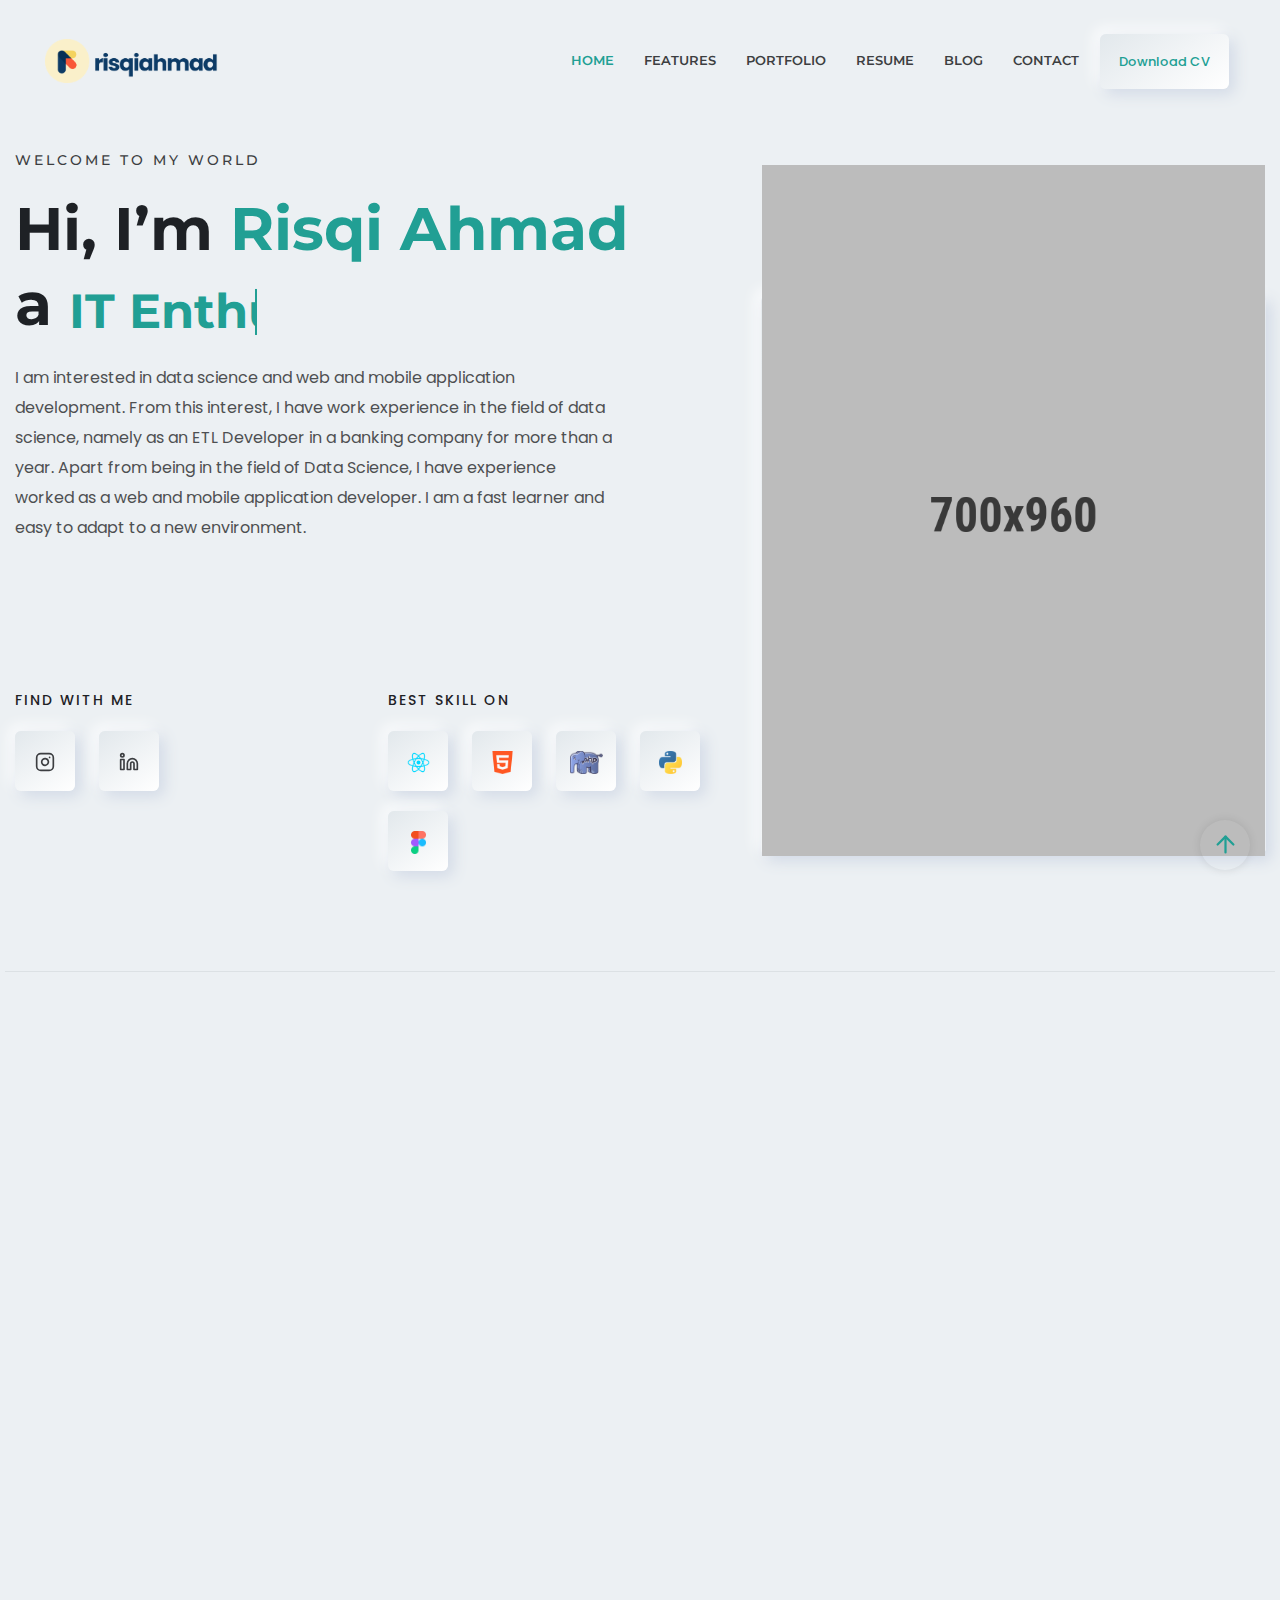
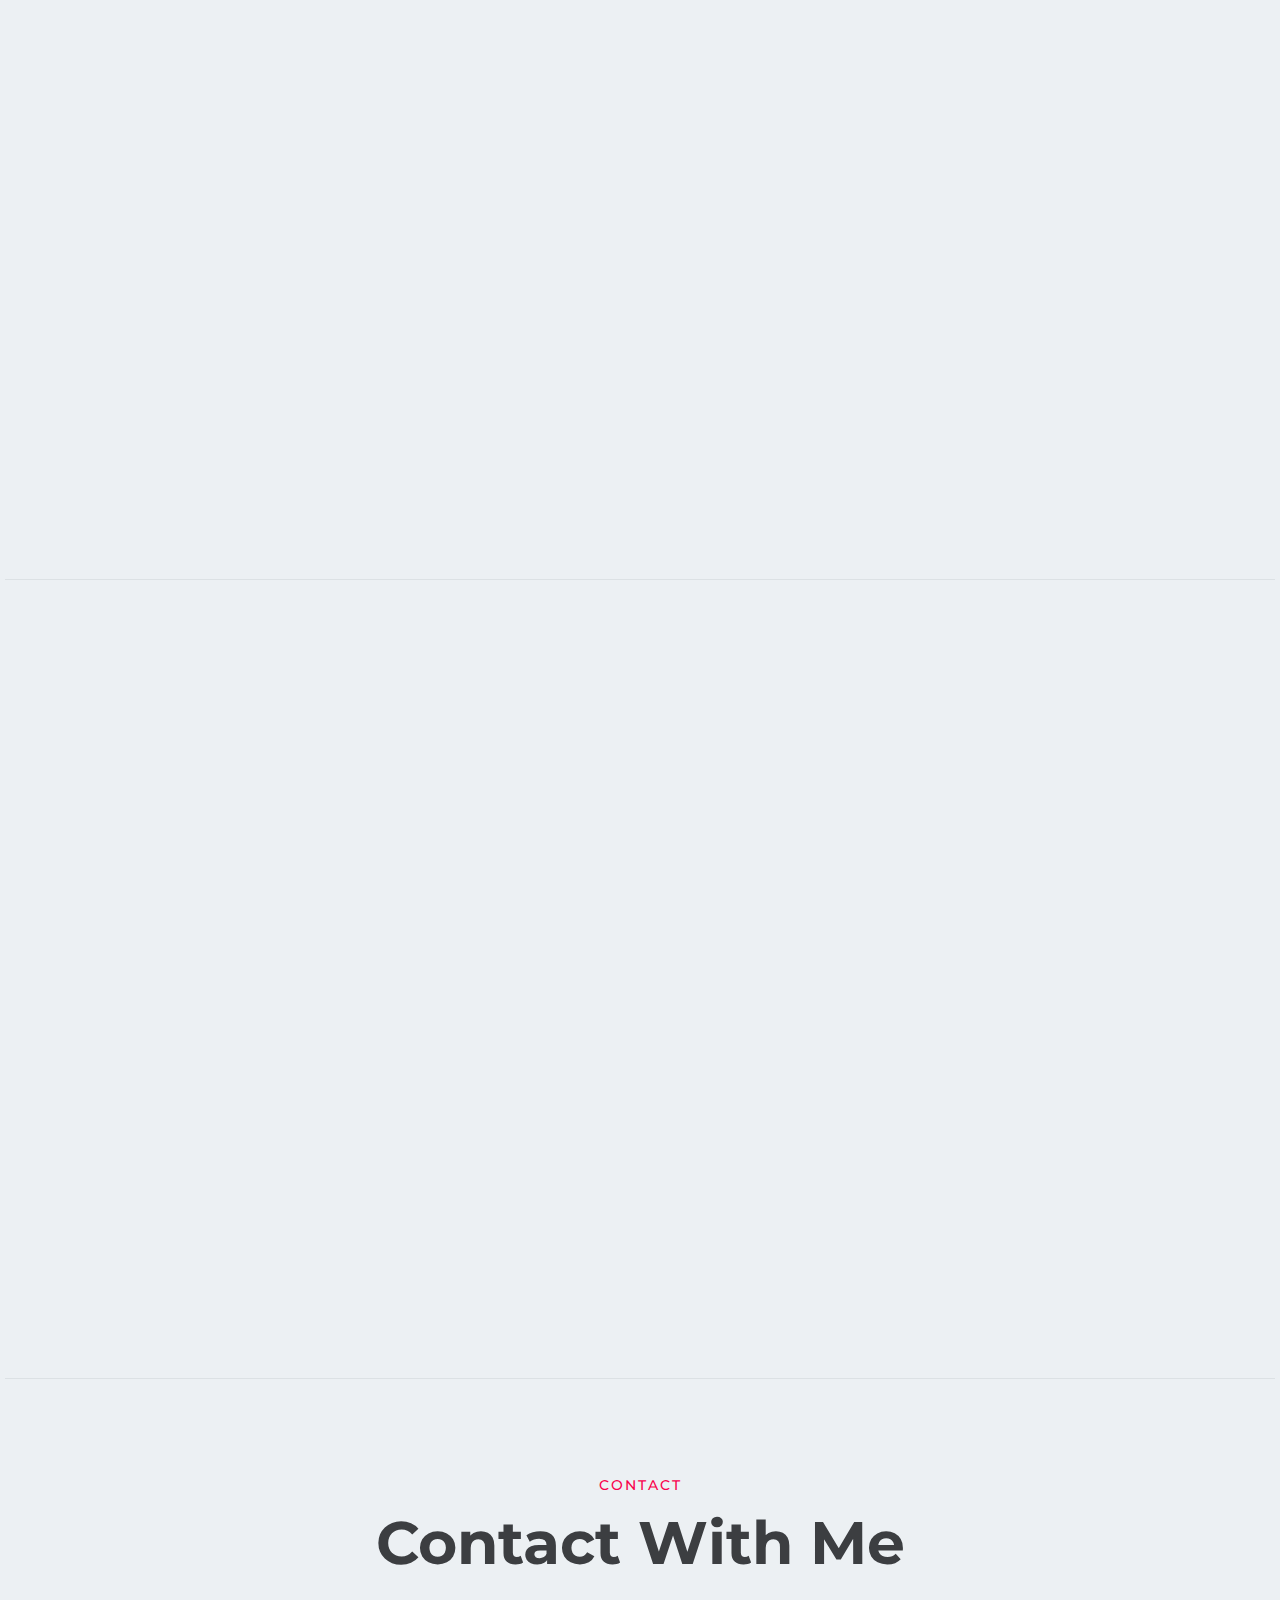
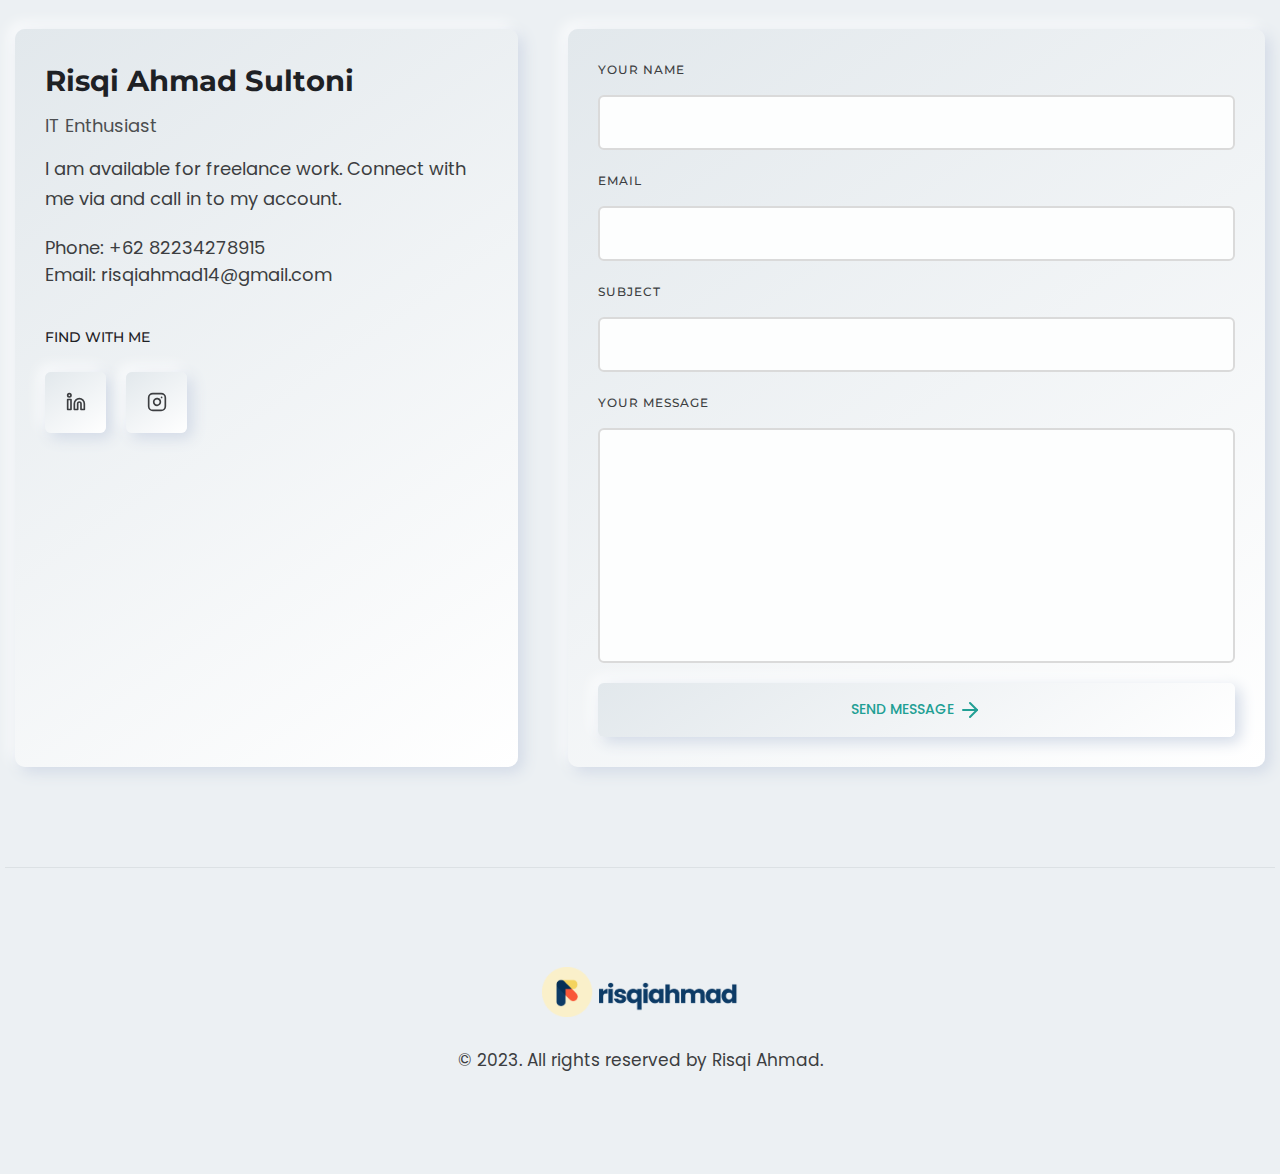
<file: index.html>
<!DOCTYPE html>
<html lang="en">

<head>
    <meta charset="utf-8">
    <meta http-equiv="x-ua-compatible" content="ie=edge">
    <title>Risqi Ahmad || IT Enthusiast</title>
    <meta name="robots" content="noindex, follow" />
    <meta name="description" content="">
    <meta name="viewport" content="width=device-width, initial-scale=1, shrink-to-fit=no">
    <!-- Favicon -->
    <link rel="shortcut icon" type="image/x-icon" href="assets/images/favicon.png">
    <!-- CSS 
    ============================================ -->
    <link rel="stylesheet" href="assets/css/vendor/bootstrap.min.css">
    <link rel="stylesheet" href="assets/css/vendor/slick.css">
    <link rel="stylesheet" href="assets/css/vendor/slick-theme.css">
    <link rel="stylesheet" href="assets/css/vendor/aos.css">
    <link rel="stylesheet" href="assets/css/plugins/feature.css">
    <!-- Style css -->
    <link rel="stylesheet" href="assets/css/style.css">
</head>

<body class="template-color-1 spybody white-version" data-spy="scroll" data-target=".navbar-example2" data-offset="150">

    <!-- Start Header -->
    <header class="rn-header haeder-default black-logo-version header--fixed header--sticky">
        <div class="header-wrapper rn-popup-mobile-menu m--0 row align-items-center">
            <!-- Start Header Left -->
            <div class="col-lg-2 col-6">
                <div class="header-left">
                    <div class="logo">
                        <a href="index.html">
                            <img src="assets/images/logo/logo-dark.png" alt="logo">
                        </a>
                    </div>
                </div>
            </div>
            <!-- End Header Left -->
            <!-- Start Header Center -->
            <div class="col-lg-10 col-6">
                <div class="header-center">
                    <nav id="sideNav" class="mainmenu-nav navbar-example2 d-none d-xl-block">
                        <!-- Start Mainmanu Nav -->
                        <ul class="primary-menu nav nav-pills">
                            <li class="nav-item"><a class="nav-link smoth-animation active" href="#home">Home</a></li>
                            <li class="nav-item"><a class="nav-link smoth-animation" href="#features">Features</a></li>
                            <li class="nav-item"><a class="nav-link smoth-animation" href="#portfolio">Portfolio</a></li>
                            <li class="nav-item"><a class="nav-link smoth-animation" href="#resume">Resume</a></li>
                            <li class="nav-item"><a class="nav-link smoth-animation" href="#blog">blog</a></li>
                            <li class="nav-item"><a class="nav-link smoth-animation" href="#contacts">Contact</a></li>
                        </ul>
                        <!-- End Mainmanu Nav -->
                    </nav>
                    <!-- Start Header Right  -->
                    <div class="header-right">
                        <a class="rn-btn" href="assets/cv/RisqiAhmadSultoni_CV.pdf" download=""><span>Download CV</span></a>
                        <div class="hamberger-menu d-block d-xl-none">
                            <i id="menuBtn" class="feather-menu humberger-menu"></i>
                        </div>
                        <div class="close-menu d-block">
                            <span class="closeTrigger">
                            <i data-feather="x"></i>
                        </span>
                        </div>
                    </div>
                    <!-- End Header Right  -->

                </div>
            </div>
            <!-- End Header Center -->
        </div>
    </header>
    <!-- End Header Area -->
    <!-- Start Popup Mobile Menu  -->
    <div class="popup-mobile-menu">
        <div class="inner">
            <div class="menu-top">
                <div class="menu-header">
                    <a class="logo" href="index.html">
                        <img src="assets/images/favicon.png" width="50%" alt="Personal Portfolio">
                    </a>
                    <div class="close-button">
                        <button class="close-menu-activation close"><i data-feather="x"></i></button>
                    </div>
                </div>
                <p class="discription">Hi, Welcome to my page. Let see what have I do. </p>.</p>
            </div>
            <div class="content">
                <ul class="primary-menu nav nav-pills">
                    <li class="nav-item"><a class="nav-link smoth-animation active" href="#home">Home</a></li>
                    <li class="nav-item"><a class="nav-link smoth-animation" href="#features">Features</a></li>
                    <li class="nav-item"><a class="nav-link smoth-animation" href="#portfolio">Portfolio</a></li>
                    <li class="nav-item"><a class="nav-link smoth-animation" href="#resume">Resume</a></li>
                    <li class="nav-item"><a class="nav-link smoth-animation" href="#blog">blog</a></li>
                    <li class="nav-item"><a class="nav-link smoth-animation" href="#contacts">Contact</a></li>
                </ul>
                <!-- social sharea area -->
                <div class="social-share-style-1 mt--40">
                    <span class="title">find with me</span>
                    <ul class="social-share d-flex liststyle">
                        
                        <li class="instagram"><a href="#"><svg xmlns="http://www.w3.org/2000/svg" width="24" height="24" viewBox="0 0 24 24" fill="none" stroke="currentColor" stroke-width="2" stroke-linecap="round" stroke-linejoin="round" class="feather feather-instagram">
                                    <rect x="2" y="2" width="20" height="20" rx="5" ry="5"></rect>
                                    <path d="M16 11.37A4 4 0 1 1 12.63 8 4 4 0 0 1 16 11.37z"></path>
                                    <line x1="17.5" y1="6.5" x2="17.51" y2="6.5"></line>
                                </svg></a>
                        </li>
                        <li class="linkedin"><a href="#"><svg xmlns="http://www.w3.org/2000/svg" width="24" height="24" viewBox="0 0 24 24" fill="none" stroke="currentColor" stroke-width="2" stroke-linecap="round" stroke-linejoin="round" class="feather feather-linkedin">
                                    <path d="M16 8a6 6 0 0 1 6 6v7h-4v-7a2 2 0 0 0-2-2 2 2 0 0 0-2 2v7h-4v-7a6 6 0 0 1 6-6z"></path>
                                    <rect x="2" y="9" width="4" height="12"></rect>
                                    <circle cx="4" cy="4" r="2"></circle>
                                </svg></a>
                        </li>
                    </ul>
                </div>
                <!-- end -->
            </div>
        </div>
    </div>
    <!-- End Popup Mobile Menu  -->




    <main class="main-page-wrapper">

        <!-- Start Slider Area -->
        <div id="home" class="rn-slider-area">
            <div class="slide slider-style-1">
                <div class="container">
                    <div class="row row--30 align-items-center">
                        <div class="order-2 order-lg-1 col-lg-7 mt_md--50 mt_sm--50 mt_lg--30">
                            <div class="content">
                                <div class="inner">
                                    <span class="subtitle">Welcome to my world</span>
                                    <h1 class="title">Hi, I’m <span>Risqi Ahmad</span><br> a
                                        <span class="header-caption" id="page-top">
                                            <span class="cd-headline clip is-full-width">
                                                <span class="cd-words-wrapper" style="width: 178px;">
                                                    <b class="is-visible">IT Enthusiast.</b>
                                                    <b class="is-hidden">Coder.</b>
                                                    <b class="is-hidden">Data Analyst.</b>
                                                </span>
                                        </span>
                                        </span>
                                    </h1>

                                    <div>
                                        <p class="description">I am interested in data science and web and mobile application development.
                                            From this interest, I have work experience in the field of data science, namely as
                                            an ETL Developer in a banking company for more than a year. Apart from being in
                                            the field of Data Science, I have experience worked as a web and mobile
                                            application developer. I am a fast learner and easy to adapt to a new environment.</p>
                                    </div>
                                </div>
                                <div class="row">
                                    <div class="col-lg-6 col-xl-6 col-md-6 col-sm-6 col-12">
                                        <div class="social-share-inner-left">
                                            <span class="title">find with me</span>
                                            <ul class="social-share d-flex liststyle">
                                                <li class="instagram"><a href="https://www.instagram.com/risqi_ahmad/" target="_blank"><i data-feather="instagram"></i></a>
                                                </li>
                                                <li class="linkedin"><a href="https://www.linkedin.com/in/risqi-ahmad-sultoni-6a9a80141/" target="_blank"><i data-feather="linkedin"></i></a>
                                                </li>
                                            </ul>
                                        </div>
                                    </div>
                                    <div class="col-lg-6 col-xl-6 col-md-6 col-sm-6 col-12 mt_mobile--30">
                                        <div class="skill-share-inner">
                                            <span class="title">best skill on</span>
                                            <ul class="skill-share d-flex liststyle">
                                                <li><img src="assets/images/icons/icons-16.png" alt="Icons Images"></li>
                                                <li><img src="assets/images/icons/icons-18.png" alt="Icons Images"></li>
                                                <li><img src="assets/images/icons/icons-24.png" alt="Icons Images"></li>
                                                <li><img src="assets/images/icons/icons-08.png" alt="Icons Images"></li>
                                                <li><img src="assets/images/icons/icons-03.png" alt="Icons Images"></li>
                                            </ul>
                                        </div>
                                    </div>
                                </div>
                            </div>
                        </div>

                        <div class="order-1 order-lg-2 col-lg-5">
                            <div class="thumbnail">
                                <div class="inner">
                                    <img src="assets/images/slider/banner-01.png" alt="Personal Portfolio Images">
                                </div>
                            </div>
                        </div>
                    </div>
                </div>
            </div>
        </div>
        <!-- End Slider Area -->

        <!-- Start Service Area -->
        <div class="rn-service-area rn-section-gap section-separator" id="features">
            <div class="container">
                <div class="row">
                    <div class="col-lg-12">
                        <div class="section-title text-left" data-aos="fade-up" data-aos-duration="500" data-aos-delay="100" data-aos-once="true">
                            <span class="subtitle">Features</span>
                            <h2 class="title">What I Do</h2>
                        </div>
                    </div>
                </div>
                <div class="row row--25 mt_md--10 mt_sm--10">

                    <!-- Start Single Service -->
                    <div data-aos="fade-up" data-aos-duration="500" data-aos-delay="100" data-aos-once="true" class="col-lg-6 col-xl-4 col-md-6 col-sm-12 col-12 mt--50 mt_md--30 mt_sm--30">
                        <div class="rn-service">
                            <div class="inner">
                                <div class="icon">
                                    <i data-feather="code"></i>
                                </div>
                                <div class="content">
                                    <h4 class="title"><a href="#">Software Engineer</a></h4>
                                    <p class="description">I work as Software Engineer for several years, I always developed a software with love.</p>
                                    <a class="read-more-button" href="#"><i class="feather-arrow-right"></i></a>
                                </div>
                            </div>
                            <a class="over-link" href="#"></a>
                        </div>
                    </div>
                    <!-- End SIngle Service -->
                    <!-- Start Single Service -->
                    <div data-aos="fade-up" data-aos-duration="500" data-aos-delay="300" data-aos-once="true" class="col-lg-6 col-xl-4 col-md-6 col-sm-12 col-12 mt--50 mt_md--30 mt_sm--30">
                        <div class="rn-service">
                            <div class="inner">
                                <div class="icon">
                                    <i data-feather="database"></i>
                                </div>
                                <div class="content">
                                    <h4 class="title"><a href="#">Data Science</a></h4>
                                    <p class="description"> I like to explore and learn about the new technology like Data Science.</p>
                                    <a class="read-more-button" href="#"><i class="feather-arrow-right"></i></a>
                                </div>
                            </div>
                            <a class="over-link" href="#"></a>
                        </div>
                    </div>
                    <!-- End SIngle Service -->
                    <!-- Start Single Service -->
                    <div data-aos="fade-up" data-aos-duration="500" data-aos-delay="500" data-aos-once="true" class="col-lg-6 col-xl-4 col-md-6 col-sm-12 col-12 mt--50 mt_md--30 mt_sm--30">
                        <div class="rn-service">
                            <div class="inner">
                                <div class="icon">
                                    <i data-feather="edit-3"></i>
                                </div>
                                <div class="content">
                                    <h4 class="title"><a href="#">Design UI/UX</a></h4>
                                    <p class="description">Love the beautiful design, I love to created Web UI design and Mobile App UI Design.</p>
                                    <a class="read-more-button" href="#"><i class="feather-arrow-right"></i></a>
                                </div>
                            </div>
                            <a class="over-link" href="#"></a>
                        </div>
                    </div>
                    <!-- End SIngle Service -->
                    <!-- Start Single Service -->
                    <div data-aos="fade-up" data-aos-duration="500" data-aos-delay="100" data-aos-once="true" class="col-lg-6 col-xl-4 col-md-6 col-sm-12 col-12 mt--50 mt_md--30 mt_sm--30">
                        <div class="rn-service">
                            <div class="inner">
                                <div class="icon">
                                    <i data-feather="file-text"></i>
                                </div>
                                <div class="content">
                                    <h4 class="title"><a href="#">Blogging</a></h4>
                                    <p class="description">Writing a new knowledge and share to all people who need it. I think blogging is the best way to learn something new.
                                    </p>
                                    <a class="read-more-button" href="#"><i class="feather-arrow-right"></i></a>
                                </div>
                            </div>
                            <a class="over-link" href="#"></a>
                        </div>
                    </div>
                    <!-- End SIngle Service -->
                    <!-- Start Single Service -->
                    <div data-aos="fade-up" data-aos-duration="500" data-aos-delay="300" data-aos-once="true" class="col-lg-6 col-xl-4 col-md-6 col-sm-12 col-12 mt--50 mt_md--30 mt_sm--30">
                        <div class="rn-service">
                            <div class="inner">
                                <div class="icon">
                                    <i data-feather="briefcase"></i>
                                </div>
                                <div class="content">
                                    <h4 class="title"><a href="#">Travelling</a></h4>
                                    <p class="description">I love to see new place, culture and people.</p>
                                    <a class="read-more-button" href="#"><i class="feather-arrow-right"></i></a>
                                </div>
                            </div>
                            <a class="over-link" href="#"></a>
                        </div>
                    </div>
                    <!-- End SIngle Service -->
                    <!-- Start Single Service -->
                    <div data-aos="fade-up" data-aos-duration="500" data-aos-delay="500" data-aos-once="true" class="col-lg-6 col-xl-4 col-md-6 col-sm-12 col-12 mt--50 mt_md--30 mt_sm--30">
                        <div class="rn-service">
                            <div class="inner">
                                <div class="icon">
                                    <i data-feather="globe"></i>
                                </div>
                                <div class="content">
                                    <h4 class="title"><a href="#">Affiliate Marketing</a></h4>
                                    <p class="description">The passive income that I am interested, I am still learning about it.</p>
                                    <a class="read-more-button" href="#"><i class="feather-arrow-right"></i></a>
                                </div>
                            </div>
                            <a class="over-link" href="#"></a>
                        </div>
                    </div>
                    <!-- End SIngle Service -->

                </div>
            </div>
        </div>
        <!-- End Service Area  -->

        <!-- Start Portfolio Area -->
        <div class="rn-portfolio-area rn-section-gap section-separator" id="portfolio">
            <div class="container">
                <div class="row">
                    <div class="col-lg-12">
                        <div data-aos="fade-up" data-aos-duration="500" data-aos-delay="100" data-aos-once="true" class="section-title text-center">
                            <span class="subtitle">Visit my portfolio and keep your feedback</span>
                            <h2 class="title">My Portfolio</h2>
                        </div>
                    </div>
                </div>

                <div class="row row--25 mt--10 mt_md--10 mt_sm--10">
                    <!-- Start Single Portfolio -->
                    <div data-aos="fade-up" data-aos-delay="100" data-aos-once="true" class="col-lg-6 col-xl-4 col-md-6 col-12 mt--50 mt_md--30 mt_sm--30">
                        <div class="rn-portfolio" data-toggle="modal" data-target="#portfolioCita">
                            <div class="inner">
                                <div class="thumbnail">
                                    <a href="javascript:void(0)">
                                        <img src="assets/images/portfolio/portfolio-cita.png" alt="Personal Portfolio Images">
                                    </a>
                                </div>
                                <div class="content">
                                    <div class="category-info">
                                        <div class="category-list">
                                            <a href="javascript:void(0)">Mobile Appllication</a>
                                        </div>
                                        <div class="meta">
                                            <span><a href="javascript:void(0)"><i class="feather-heart"></i></a>
                                                600</span>
                                        </div>
                                    </div>
                                    <h4 class="title"><a href="javascript:void(0)">Cita Online System Using React Native <i
                                                class="feather-arrow-up-right"></i></a></h4>
                                </div>
                            </div>
                        </div>
                    </div>
                    <!-- End Single Portfolio -->

                    <!-- Start Single Portfolio -->
                    <div data-aos="fade-up" data-aos-delay="300" data-aos-once="true" class="col-lg-6 col-xl-4 col-md-6 col-12 mt--50 mt_md--30 mt_sm--30">
                        <div class="rn-portfolio" data-toggle="modal" data-target="#modalShbk">
                            <div class="inner">
                                <div class="thumbnail">
                                    <a href="javascript:void(0)">
                                        <img src="assets/images/portfolio/shbk.png" alt="Personal Portfolio Images">
                                    </a>
                                </div>
                                <div class="content">
                                    <div class="category-info">
                                        <div class="category-list">
                                            <a href="javascript:void(0)">Design</a>
                                        </div>
                                        <div class="meta">
                                            <span><a href="javascript:void(0)"><i class="feather-heart"></i></a>
                                                750</span>
                                        </div>
                                    </div>
                                    <h4 class="title"><a href="javascript:void(0)">Peanut E-Commerce Website Design<i class="feather-arrow-up-right"></i></a></h4>
                                </div>
                            </div>
                        </div>
                    </div>
                    <!-- End Single Portfolio -->

                    <!-- Start Single Portfolio -->
                    <div data-aos="fade-up" data-aos-delay="500" data-aos-once="true" class="col-lg-6 col-xl-4 col-md-6 col-12 mt--50 mt_md--30 mt_sm--30">
                        <div class="rn-portfolio" data-toggle="modal" data-target="#modalHospital">
                            <div class="inner">
                                <div class="thumbnail">
                                    <a href="javascript:void(0)">
                                        <img src="assets/images/portfolio/rssg.png" alt="Personal Portfolio Images">
                                    </a>
                                </div>
                                <div class="content">
                                    <div class="category-info">
                                        <div class="category-list">
                                            <a href="javascript:void(0)">Website Application</a>
                                        </div>
                                        <div class="meta">
                                            <span><a href="javascript:void(0)"><i class="feather-heart"></i></a>
                                                630</span>
                                        </div>
                                    </div>
                                    <h4 class="title"><a href="javascript:void(0)">Online Hospital Room Reservation Website
                                            <i class="feather-arrow-up-right"></i></a></h4>
                                </div>
                            </div>
                        </div>
                    </div>
                    <!-- End Single Portfolio -->

                    <!-- Start Single Portfolio -->
                    <div data-aos="fade-up" data-aos-delay="100" data-aos-once="true" class="col-lg-6 col-xl-4 col-md-6 col-12 mt--50 mt_md--30 mt_sm--30">
                        <div class="rn-portfolio" data-toggle="modal" data-target="#modalNilaiGizi">
                            <div class="inner">
                                <div class="thumbnail">
                                    <a href="javascript:void(0)">
                                        <img src="assets/images/portfolio/nilaigizi.png" alt="Personal Portfolio Images">
                                    </a>
                                </div>
                                <div class="content">
                                    <div class="category-info">
                                        <div class="category-list">
                                            <a href="javascript:void(0)">Website Application</a>
                                        </div>
                                        <div class="meta">
                                            <span><a href="javascript:void(0)"><i class="feather-heart"></i></a>
                                                360</span>
                                        </div>
                                    </div>
                                    <h4 class="title"><a href="javascript:void(0)">Nutrition Website Information<i class="feather-arrow-up-right"></i></a></h4>
                                </div>
                            </div>
                        </div>
                    </div>
                    <!-- End Single Portfolio -->

                    <!-- Start Single Portfolio -->
                    <div data-aos="fade-up" data-aos-delay="300" data-aos-once="true" class="col-lg-6 col-xl-4 col-md-6 col-12 mt--50 mt_md--30 mt_sm--30">
                        <div class="rn-portfolio" data-toggle="modal" data-target="#modalAhliGizi">
                            <div class="inner">
                                <div class="thumbnail">
                                    <a href="javascript:void(0)">
                                        <img src="assets/images/portfolio/ahligizi.png" alt="Personal Portfolio Images">
                                    </a>
                                </div>
                                <div class="content">
                                    <div class="category-info">
                                        <div class="category-list">
                                            <a href="javascript:void(0)">Website Application</a>
                                        </div>
                                        <div class="meta">
                                            <span><a href="javascript:void(0)"><i class="feather-heart"></i></a>
                                                280</span>
                                        </div>
                                    </div>
                                    <h4 class="title"><a href="javascript:void(0)">Nutritionist Forum
                                        Social Media<i
                                                class="feather-arrow-up-right"></i></a></h4>
                                </div>
                            </div>
                        </div>
                    </div>
                    <!-- End Single Portfolio -->

                    <!-- Start Single Portfolio -->
                    <div data-aos="fade-up" data-aos-delay="500" data-aos-once="true" class="col-lg-6 col-xl-4 col-md-6 col-12 mt--50 mt_md--30 mt_sm--30">
                        <div class="rn-portfolio" data-toggle="modal" data-target="#modalMovit">
                            <div class="inner">
                                <div class="thumbnail">
                                    <a href="javascript:void(0)">
                                        <img src="assets/images/portfolio/movit.png" alt="Personal Portfolio Images">
                                    </a>
                                </div>
                                <div class="content">
                                    <div class="category-info">
                                        <div class="category-list">
                                            <a href="javascript:void(0)">Application Concept</a>
                                        </div>
                                        <div class="meta">
                                            <span><a href="javascript:void(0)"><i class="feather-heart"></i></a>
                                                690</span>
                                        </div>
                                    </div>
                                    <h4 class="title"><a href="javascript:void(0)">Sports Social Media
                                        Application<i
                                                class="feather-arrow-up-right"></i></a></h4>
                                </div>
                            </div>
                        </div>
                    </div>
                    <!-- End Single Portfolio -->
                    <!-- Start Single Portfolio -->
                    <div data-aos="fade-up" data-aos-delay="500" data-aos-once="true" class="col-lg-6 col-xl-4 col-md-6 col-12 mt--50 mt_md--30 mt_sm--30">
                        <div class="rn-portfolio" data-toggle="modal" data-target="#modalPosit">
                            <div class="inner">
                                <div class="thumbnail">
                                    <a href="javascript:void(0)">
                                        <img src="assets/images/portfolio/posit.png" alt="Personal Portfolio Images">
                                    </a>
                                </div>
                                <div class="content">
                                    <div class="category-info">
                                        <div class="category-list">
                                            <a href="javascript:void(0)">Mobile Application</a>
                                        </div>
                                        <div class="meta">
                                            <span><a href="javascript:void(0)"><i class="feather-heart"></i></a>
                                                690</span>
                                        </div>
                                    </div>
                                    <h4 class="title"><a href="javascript:void(0)">Point Of Sale
                                        Applications<i
                                                class="feather-arrow-up-right"></i></a></h4>
                                </div>
                            </div>
                        </div>
                    </div>
                    <!-- End Single Portfolio -->
                    <!-- Start Single Portfolio -->
                    <div data-aos="fade-up" data-aos-delay="500" data-aos-once="true" class="col-lg-6 col-xl-4 col-md-6 col-12 mt--50 mt_md--30 mt_sm--30">
                        <div class="rn-portfolio" data-toggle="modal" data-target="#modalDilaporin">
                            <div class="inner">
                                <div class="thumbnail">
                                    <a href="javascript:void(0)">
                                        <img src="assets/images/portfolio/dilaporin.png" alt="Personal Portfolio Images">
                                    </a>
                                </div>
                                <div class="content">
                                    <div class="category-info">
                                        <div class="category-list">
                                            <a href="javascript:void(0)">Application Concept</a>
                                        </div>
                                        <div class="meta">
                                            <span><a href="javascript:void(0)"><i class="feather-heart"></i></a>
                                                690</span>
                                        </div>
                                    </div>
                                    <h4 class="title"><a href="javascript:void(0)">Online Public
                                        Complaints<i
                                                class="feather-arrow-up-right"></i></a></h4>
                                </div>
                            </div>
                        </div>
                    </div>
                    <!-- End Single Portfolio -->
                </div>
            </div>
        </div>
        <!-- End portfolio Area -->

        <!-- Start Resume Area -->
        <div class="rn-resume-area rn-section-gap section-separator" id="resume">
            <div class="container">
                <div class="row">
                    <div class="col-lg-12">
                        <div data-aos="fade-up" data-aos-duration="500" data-aos-delay="100" data-aos-once="true" class="section-title text-center">
                            <span class="subtitle">3+ Years of Experience</span>
                            <h2 class="title">My Resume</h2>
                        </div>
                    </div>
                </div>
                <div class="row mt--45">
                    <div class="col-lg-12">
                        <ul data-aos="fade-up" data-aos-duration="500" data-aos-delay="300" data-aos-once="true" class="rn-nav-list nav nav-tabs" id="myTabs" role="tablist">
                            <li class="nav-item">
                                <a class="nav-link active" id="education-tab" data-toggle="tab" href="#education" role="tab" aria-controls="education" aria-selected="true">education</a>
                            </li>
                            <li class="nav-item">
                                <a class="nav-link " id="professional-tab" data-toggle="tab" href="#professional" role="tab" aria-controls="professional" aria-selected="false">professional
                                    Skills</a>
                            </li>
                            <li class="nav-item">
                                <a class="nav-link" id="experience-tab" data-toggle="tab" href="#experience" role="tab" aria-controls="experience" aria-selected="false">experience</a>
                            </li>
                        </ul>
                        <!-- Start Tab Content Wrapper  -->
                        <div data-aos="fade-up" data-aos-duration="500" data-aos-delay="300" data-aos-once="true" class="rn-nav-content tab-content" id="myTabContents">

                            <!-- Start Single Tab  -->
                            <div class="tab-pane show active fade single-tab-area" id="education" role="tabpanel" aria-labelledby="education-tab">
                                <div class="personal-experience-inner mt--40">
                                    <div class="row">
                                        <!-- Start Skill List Area  -->
                                        <div class="col-lg-6 col-md-12 col-12">
                                            <div class="content">
                                                <span class="subtitle">2015 - 2019</span>
                                                <h4 class="maintitle">Education</h4>
                                                <div class="experience-list">

                                                    <!-- Start Single List  -->
                                                    <div class="resume-single-list">
                                                        <div class="inner">
                                                            <div class="heading">
                                                                <div class="title">
                                                                    <h4>Informathics Engineering</h4>
                                                                    <span>State Polytechnic Of Jember (2015 - 2019)</span>
                                                                </div>
                                                                <div class="date-of-time">
                                                                    <span>4.30/5</span>
                                                                </div>
                                                            </div>
                                                            <p class="description">I studied about developing a software and other Computer Science in Jember.</p>
                                                        </div>
                                                    </div>
                                                    <!-- End Single List  -->

                                                </div>
                                            </div>
                                        </div>
                                        <!-- End Skill List Area  -->

                                        <!-- Start Skill List Area 2nd  -->
                                        <div class="col-lg-6 col-md-12 col-12 mt_md--60 mt_sm--60">
                                            <div class="content">
                                                <span class="subtitle">2014 - Now</span>
                                                <h4 class="maintitle">Courses</h4>
                                                <div class="experience-list">

                                                    <!-- Start Single List  -->
                                                    <div class="resume-single-list">
                                                        <div class="inner">
                                                            <div class="heading">
                                                                <div class="title">
                                                                    <h4>SQL Fundamentals - Data Analyst</h4>
                                                                    <span>DataCamp (January 2023)</span>
                                                                </div>
                                                            </div>
                                                            <p class="description">Learning fundamental about data analyst especially in SQL.</p>
                                                        </div>
                                                    </div>
                                                    <!-- End Single List  -->

                                                    <!-- Start Single List  -->
                                                    <div class="resume-single-list">
                                                        <div class="inner">
                                                            <div class="heading">
                                                                <div class="title">
                                                                    <h4>Data Analyst</h4>
                                                                    <span>Ministry of Communication and Information Technology (October 2022)</span>
                                                                </div>
                                                            </div>
                                                            <p class="description">Learning from scratch Data Analysis using SQL, Python and Excel.</p>
                                                        </div>
                                                    </div>
                                                    <!-- End Single List  -->

                                                    <!-- Start Single List  -->
                                                    <div class="resume-single-list">
                                                        <div class="inner">
                                                            <div class="heading">
                                                                <div class="title">
                                                                    <h4>Business Sentiment Analysis Using Python</h4>
                                                                    <span>Data Science Indonesia (September 2018)</span>
                                                                </div>
                                                            </div>
                                                        </div>
                                                    </div>
                                                    <!-- End Single List  -->

                                                </div>
                                            </div>
                                        </div>
                                        <!-- End Skill List Area  -->
                                    </div>
                                </div>
                            </div>
                            <!-- End Single Tab  -->

                            <!-- Start Single Tab  -->
                            <div class="tab-pane fade " id="professional" role="tabpanel" aria-labelledby="professional-tab">
                                <div class="personal-experience-inner mt--40">
                                    <div class="row row--40">

                                        <!-- Start Single Progressbar  -->
                                        <div class="col-lg-6 col-md-6 col-12">
                                            <div class="progress-wrapper">
                                                <div class="content">
                                                    <span class="subtitle">Features</span>
                                                    <h4 class="maintitle">Skills</h4>
                                                    <!-- Start Single Progress Charts -->
                                                    <div class="progress-charts">
                                                        <h6 class="heading heading-h6">Python</h6>
                                                        <div class="progress">
                                                            <div class="progress-bar wow fadeInLeft" data-wow-duration="0.5s" data-wow-delay=".3s" role="progressbar" style="width: 70%" aria-valuenow="70" aria-valuemin="0" aria-valuemax="100"><span
                                                                    class="percent-label">70%</span></div>
                                                        </div>
                                                    </div>
                                                    <!-- End Single Progress Charts -->

                                                    <!-- Start Single Progress Charts -->
                                                    <div class="progress-charts">
                                                        <h6 class="heading heading-h6">Database (PostgreSQL, SQL Server, And MySQL)</h6>
                                                        <div class="progress">
                                                            <div class="progress-bar wow fadeInLeft" data-wow-duration="0.6s" data-wow-delay=".4s" role="progressbar" style="width: 85%" aria-valuenow="85" aria-valuemin="0" aria-valuemax="100"><span
                                                                    class="percent-label">85%</span></div>
                                                        </div>
                                                    </div>
                                                    <!-- End Single Progress Charts -->

                                                    <!-- Start Single Progress Charts -->
                                                    <div class="progress-charts">
                                                        <h6 class="heading heading-h6">Figma</h6>
                                                        <div class="progress">
                                                            <div class="progress-bar wow fadeInLeft" data-wow-duration="0.7s" data-wow-delay=".5s" role="progressbar" style="width: 90%" aria-valuenow="90" aria-valuemin="0" aria-valuemax="100"><span
                                                                    class="percent-label">90%</span></div>
                                                        </div>
                                                    </div>
                                                    <!-- End Single Progress Charts -->

                                                    <!-- Start Single Progress Charts -->
                                                    <div class="progress-charts">
                                                        <h6 class="heading heading-h6">Web Development (Laravel, HTML, CSS, JS)</h6>
                                                        <div class="progress">
                                                            <div class="progress-bar wow fadeInLeft" data-wow-duration="0.8s" data-wow-delay=".6s" role="progressbar" style="width: 90%" aria-valuenow="90" aria-valuemin="0" aria-valuemax="100"><span
                                                                    class="percent-label">90%</span></div>
                                                        </div>
                                                    </div>
                                                    <!-- End Single Progress Charts -->

                                                    <!-- Start Single Progress Charts -->
                                                    <div class="progress-charts">
                                                        <h6 class="heading heading-h6">Mobile App Development (React Native)</h6>
                                                        <div class="progress">
                                                            <div class="progress-bar wow fadeInLeft" data-wow-duration="0.9s" data-wow-delay=".7s" role="progressbar" style="width: 70%" aria-valuenow="70" aria-valuemin="0" aria-valuemax="100"><span
                                                                    class="percent-label">70%</span></div>
                                                        </div>
                                                    </div>
                                                    <!-- End Single Progress Charts -->

                                                </div>
                                            </div>
                                        </div>
                                        <!-- End Single Progressbar  -->

                                        <!-- Start Single Progressbar  -->
                                        <div class="col-lg-6 col-md-6 col-12 mt_sm--60">
                                            <div class="progress-wrapper">
                                                <div class="content">
                                                    <span class="subtitle">Features</span>
                                                    <h4 class="maintitle">Development Skill</h4>
                                                    <!-- Start Single Progress Charts -->
                                                    <div class="progress-charts">
                                                        <h6 class="heading heading-h6">System Development (TSD, FSD, UAT)</h6>
                                                        <div class="progress">
                                                            <div class="progress-bar wow fadeInLeft" data-wow-duration="0.5s" data-wow-delay=".3s" role="progressbar" style="width: 85%" aria-valuenow="85" aria-valuemin="0" aria-valuemax="100"><span
                                                                    class="percent-label">85%</span></div>
                                                        </div>
                                                    </div>
                                                    <!-- End Single Progress Charts -->

                                                    <!-- Start Single Progress Charts -->
                                                    <div class="progress-charts">
                                                        <h6 class="heading heading-h6">Web Development (React JS)</h6>
                                                        <div class="progress">
                                                            <div class="progress-bar wow fadeInLeft" data-wow-duration="0.6s" data-wow-delay=".4s" role="progressbar" style="width: 80%" aria-valuenow="80" aria-valuemin="0" aria-valuemax="100"><span
                                                                    class="percent-label">80%</span></div>
                                                        </div>
                                                    </div>
                                                    <!-- End Single Progress Charts -->

                                                    <!-- Start Single Progress Charts -->
                                                    <div class="progress-charts">
                                                        <h6 class="heading heading-h6">Golang</h6>
                                                        <div class="progress">
                                                            <div class="progress-bar wow fadeInLeft" data-wow-duration="0.7s" data-wow-delay=".5s" role="progressbar" style="width: 60%" aria-valuenow="60" aria-valuemin="0" aria-valuemax="100"><span
                                                                    class="percent-label">60%</span></div>
                                                        </div>
                                                    </div>
                                                    <!-- End Single Progress Charts -->

                                                </div>
                                            </div>
                                        </div>
                                        <!-- End Single Progressbar  -->

                                    </div>
                                </div>
                            </div>
                            <!-- End Single Tab  -->

                            <!-- Start Single Tab  -->
                            <div class="tab-pane fade" id="experience" role="tabpanel" aria-labelledby="experience-tab">
                                <div class="personal-experience-inner mt--40">
                                    <div class="row">
                                        <!-- Start Skill List Area  -->
                                        <div class="col-lg-6 col-md-12 col-12">
                                            <div class="content">
                                                <h4 class="maintitle">Job Experience</h4>
                                                <div class="experience-list">

                                                    <!-- Start Single List  -->
                                                    <div class="resume-single-list">
                                                        <div class="inner">
                                                            <div class="heading">
                                                                <div class="title">
                                                                    <h4>Software Engineer (IT Staff)</h4>
                                                                    <span>PT Cita Mineral Investindo Tbk, Jakarta (2021 - Present)</span>
                                                                </div>
                                                            </div>
                                                            <p class="description">My role in this position as IT Staff that developed ERP system 
                                                                for company using Laravel, React Native and PostgreSQL. Beside it, I also support 
                                                                to other department to maintain IT Infrastructure. Develop mobile application for 
                                                                HR Department using React Native and Laravel Lumen..</p>
                                                        </div>
                                                    </div>
                                                    <!-- End Single List  -->

                                                    <!-- Start Single List  -->
                                                    <div class="resume-single-list">
                                                        <div class="inner">
                                                            <div class="heading">
                                                                <div class="title">
                                                                    <h4>ETL Developer</h4>
                                                                    <span>PT Bumi Amartha Teknologi Mandiri, Jakarta (2019 - 2020)</span>
                                                                </div>
                                                            </div>
                                                            <p class="description">y role in this position as a Regla Team, actually implementation IFRS9 
                                                                (International Financial Reporting Standard 9) in PT BCA Multifinance. In this project 
                                                                I used SQL Server, Oracle DB for database and Microsoft SSIS for the data flow process.</p>
                                                        </div>
                                                    </div>
                                                    <!-- End Single List  -->

                                                    <!-- Start Single List  -->
                                                    <div class="resume-single-list">
                                                        <div class="inner">
                                                            <div class="heading">
                                                                <div class="title">
                                                                    <h4>Web Developer</h4>
                                                                    <span>PT Panca Prima, Surabaya (2019)</span>
                                                                </div>
                                                            </div>
                                                            <p class="description"> My role is as a web developer to build ERP applications for real estate companies. 
                                                                Here I use the laravel framework to build the application.</p>
                                                        </div>
                                                    </div>
                                                    <!-- End Single List  -->

                                                     <!-- Start Single List  -->
                                                     <div class="resume-single-list">
                                                        <div class="inner">
                                                            <div class="heading">
                                                                <div class="title">
                                                                    <h4>Mobile Developer</h4>
                                                                    <span>PT Itematik Pramitha Nusantara, Yogyakarta (2019)</span>
                                                                </div>
                                                            </div>
                                                            <p class="description"> My role in this position is to develop point of sale (POS) mobile apps. Using Flutter 
                                                                Framework as front end mobile. Laravel Framework as Back End API to send data to UI.</p>
                                                        </div>
                                                    </div>
                                                    <!-- End Single List  -->

                                                </div>
                                            </div>
                                        </div>
                                        <!-- End Skill List Area  -->

                                        <!-- Start Skill List Area 2nd  -->
                                        <div class="col-lg-6 col-md-12 col-12 mt_md--60 mt_sm--60">
                                            <div class="content">
                                                <h4 class="maintitle">Personal Project</h4>
                                                <div class="experience-list">

                                                    <!-- Start Single List  -->
                                                    <div class="resume-single-list">
                                                        <div class="inner">
                                                            <div class="heading">
                                                                <div class="title">
                                                                    <h4>Online Room Reservation, Gresik</h4>
                                                                    <span>Semen Gresik Hospital (2021)</span>
                                                                </div>
                                                            </div>
                                                        </div>
                                                    </div>
                                                    <!-- End Single List  -->

                                                    <!-- Start Single List  -->
                                                    <div class="resume-single-list">
                                                        <div class="inner">
                                                            <div class="heading">
                                                                <div class="title">
                                                                    <h4>Sentiment Analysis On PT Kereta Api Indonesia Social Media, Jember</h4>
                                                                    <span>Customer Sentiment On PT KAI Social Media (2018)</span>
                                                                </div>
                                                            </div>
                                                        </div>
                                                    </div>
                                                    <!-- End Single List  -->

                                                    <!-- Start Single List  -->
                                                    <div class="resume-single-list">
                                                        <div class="inner">
                                                            <div class="heading">
                                                                <div class="title">
                                                                    <h4>NilaiGizi.com, Jember</h4>
                                                                    <span>Information Of Product Nutrition Website (2018)</span>
                                                                </div>
                                                            </div>
                                                        </div>
                                                    </div>
                                                    <!-- End Single List  -->

                                                    <!-- Start Single List  -->
                                                    <div class="resume-single-list">
                                                        <div class="inner">
                                                            <div class="heading">
                                                                <div class="title">
                                                                    <h4>AhliGizi.id, Jember</h4>
                                                                    <span>A Nutrition Consultant Website Platform (2018)</span>
                                                                </div>
                                                            </div>
                                                        </div>
                                                    </div>
                                                    <!-- End Single List  -->

                                                </div>
                                            </div>
                                        </div>
                                        <!-- End Skill List Area  -->
                                    </div>
                                </div>
                            </div>
                            <!-- End Single Tab  -->

                        </div>
                    </div>
                </div>
            </div>
        </div>
        <!-- End Resume Area -->

        <!-- Start News Area -->
        <div class="rn-blog-area rn-section-gap section-separator" id="blog">
            <div class="container">
                <div class="row">
                    <div class="col-lg-12">
                        <div data-aos="fade-up" data-aos-duration="500" data-aos-delay="500" data-aos-once="true" class="section-title text-center">
                            <span class="subtitle">Visit my blog and keep your feedback</span>
                            <h2 class="title">My Blog</h2>
                        </div>
                    </div>
                </div>
                <div class="row row--25 mt--30 mt_md--10 mt_sm--10">

                    <!-- Start Single blog -->
                    <div data-aos="fade-up" data-aos-duration="500" data-aos-delay="400" data-aos-once="true" class="col-lg-6 col-xl-4 mt--30 col-md-6 col-sm-12 col-12 mt--30">
                        <div class="rn-blog" data-toggle="modal" data-target="#exampleModalCenters">
                            <div class="inner">
                                <div class="thumbnail">
                                    <a href="javascript:void(0)">
                                        <img src="assets/images/blog/blog-01.jpg" alt="Personal Portfolio Images">
                                    </a>
                                </div>
                                <div class="content">
                                    <div class="category-info">
                                        <div class="category-list">
                                            <a href="javascript:void(0)">Canada</a>
                                        </div>
                                        <div class="meta">
                                            <span><i class="feather-clock"></i> 2 min read</span>
                                        </div>
                                    </div>
                                    <h4 class="title"><a href="javascript:void(0)">T-shirt design is the part of design
                                            <i class="feather-arrow-up-right"></i></a></h4>
                                </div>
                            </div>
                        </div>
                    </div>
                    <!-- End Single blog -->

                    <!-- Start Single blog -->
                    <div data-aos="fade-up" data-aos-duration="500" data-aos-delay="600" data-aos-once="true" class="col-lg-6 col-xl-4 mt--30 col-md-6 col-sm-12 col-12 mt--30">
                        <div class="rn-blog" data-toggle="modal" data-target="#exampleModalCenters">
                            <div class="inner">
                                <div class="thumbnail">
                                    <a href="javascript:void(0)">
                                        <img src="assets/images/blog/blog-02.jpg" alt="Personal Portfolio Images">
                                    </a>
                                </div>
                                <div class="content">
                                    <div class="category-info">
                                        <div class="category-list">
                                            <a href="javascript:void(0)">Development</a>
                                        </div>
                                        <div class="meta">
                                            <span><i class="feather-clock"></i> 2 hour read</span>
                                        </div>
                                    </div>
                                    <h4 class="title"><a href="javascript:void(0)">The services provide for design <i
                                        class="feather-arrow-up-right"></i></a></h4>
                                </div>
                            </div>
                        </div>
                    </div>
                    <!-- End Single blog -->

                    <!-- Start Single blog -->
                    <div data-aos="fade-up" data-aos-duration="500" data-aos-delay="800" data-aos-once="true" class="col-lg-6 col-xl-4 mt--30 col-md-6 col-sm-12 col-12 mt--30">
                        <div class="rn-blog" data-toggle="modal" data-target="#exampleModalCenters">
                            <div class="inner">
                                <div class="thumbnail">
                                    <a href="javascript:void(0)">
                                        <img src="assets/images/blog/blog-03.jpg" alt="Personal Portfolio Images">
                                    </a>
                                </div>
                                <div class="content">
                                    <div class="category-info">
                                        <div class="category-list">
                                            <a href="javascript:void(0)">Application</a>
                                        </div>
                                        <div class="meta">
                                            <span><i class="feather-clock"></i> 5 min read</span>
                                        </div>
                                    </div>
                                    <h4 class="title"><a href="javascript:void(0)">Mobile app landing design & app
                                            maintain<i class="feather-arrow-up-right"></i></a></h4>
                                </div>
                            </div>
                        </div>
                    </div>
                    <!-- End Single blog -->

                </div>
            </div>
        </div>
        <!-- ENd Mews Area -->
        <!-- Start Contact section -->
        <div class="rn-contact-area rn-section-gap section-separator" id="contacts">
            <div class="container">
                <div class="row">
                    <div class="col-lg-12">
                        <div class="section-title text-center">
                            <span class="subtitle">Contact</span>
                            <h2 class="title">Contact With Me</h2>
                        </div>
                    </div>
                </div>
                <div class="row mt--50 mt_md--40 mt_sm--40 mt-contact-sm">
                    <div class="col-lg-5">
                        <div class="contact-about-area">
                            <div class="title-area">
                                <h4 class="title">Risqi Ahmad Sultoni</h4>
                                <span>IT Enthusiast</span>
                            </div>
                            <div class="description">
                                <p>I am available for freelance work. Connect with me via and call in to my account.
                                </p>
                                <span class="phone">Phone: <a href="tel:01941043264">+62 82234278915</a></span>
                                <span class="mail">Email: <a href="mailto:admin@example.com">risqiahmad14@gmail.com</a></span>
                            </div>
                            <div class="social-area">
                                <div class="name">FIND WITH ME</div>
                                <div class="social-icone">
                                    <a href="#"><i data-feather="linkedin"></i></a>
                                    <a href="#"><i data-feather="instagram"></i></a>
                                </div>
                            </div>
                        </div>
                    </div>
                    <div data-aos-delay="600" class="col-lg-7 contact-input">
                        <div class="contact-form-wrapper">
                            <div class="introduce">
                                <form class="rnt-contact-form rwt-dynamic-form row" id="contact-form" method="POST" action="https://formsubmit.co/2f0f663cc2a6ae9833e49d164ab6f798">

                                    <div class="col-lg-12">
                                        <div class="form-group">
                                            <label for="contact-name">Your Name</label>
                                            <input class="form-control form-control-lg" name="name" id="contact-name" type="text">
                                        </div>
                                    </div>

                                    <div class="col-lg-12">
                                        <div class="form-group">
                                            <label for="contact-email">Email</label>
                                            <input class="form-control form-control-sm" id="email" name="email" type="email">
                                        </div>
                                    </div>

                                    <div class="col-lg-12">
                                        <div class="form-group">
                                            <label for="subject">subject</label>
                                            <input class="form-control form-control-sm" id="subject" name="subject" type="text">
                                        </div>
                                    </div>

                                    <div class="col-lg-12">
                                        <div class="form-group">
                                            <label for="contact-message">Your Message</label>
                                            <textarea name="message" id="contact-message" cols="30" rows="10"></textarea>
                                        </div>
                                    </div>

                                    <div class="col-lg-12">
                                        <button name="submit" type="submit" id="submit" class="rn-btn">
                                            <span>SEND MESSAGE</span>
                                            <i data-feather="arrow-right"></i>
                                        </button>
                                    </div>

                                </form>
                            </div>
                        </div>
                    </div>
                </div>
            </div>
        </div>
        <!-- End Contuct section -->

        <!-- Modal Portfolio Body area Start -->
        <div class="modal fade" id="portfolioCita" tabindex="-1" role="dialog" aria-hidden="true">
            <div class="modal-dialog modal-dialog-centered" role="document">
                <div class="modal-content">
                    <div class="modal-header">
                        <button type="button" class="close" data-dismiss="modal" aria-label="Close">
                            <span aria-hidden="true"><i data-feather="x"></i></span>
                        </button>
                    </div>
                    <div class="modal-body">
                        <div class="row align-items-center">

                            <div class="col-lg-6">
                                <div class="portfolio-popup-thumbnail">
                                    <div class="image">
                                        <img class="w-100" src="assets/images/portfolio/portfolio-cita.png" alt="slide">
                                    </div>
                                </div>
                            </div>

                            <div class="col-lg-6">
                                <div class="text-content">
                                    <h3>
                                        <span>Featured - Design</span> App Design Development.
                                    </h3>
                                    <p class="mb--30">CMOS designed to used for logistics department and HR department.</p>
                                    <p>The feature of this application such as Business Trip, Leave, Approval, Check Stock, Stock Opname etc.!</p>
                                    <div class="button-group mt--20">
                                        <a href="https://www.figma.com/file/ptjbqzv85uahO46nLHo8rX/CMOS---Logistics-And-HR-Application?t=gQscZlsA8tlefg5d-6" target="_blank" class="rn-btn">
                                            <span>View Project</span>
                                            <i data-feather="chevron-right"></i>
                                        </a>
                                    </div>

                                </div>
                                <!-- End of .text-content -->
                            </div>
                        </div>
                        <!-- End of .row Body-->
                    </div>
                </div>
            </div>
        </div>
        <!-- End Modal Portfolio area -->

        <!-- Modal Portfolio Body area Start -->
        <div class="modal fade" id="modalShbk" tabindex="-1" role="dialog" aria-hidden="true">
            <div class="modal-dialog modal-dialog-centered" role="document">
                <div class="modal-content">
                    <div class="modal-header">
                        <button type="button" class="close" data-dismiss="modal" aria-label="Close">
                            <span aria-hidden="true"><i data-feather="x"></i></span>
                        </button>
                    </div>
                    <div class="modal-body">
                        <div class="row align-items-center">

                            <div class="col-lg-6">
                                <div class="portfolio-popup-thumbnail">
                                    <div class="image">
                                        <img class="w-100" src="assets/images/portfolio/shbk.png" alt="slide">
                                    </div>
                                </div>
                            </div>

                            <div class="col-lg-6">
                                <div class="text-content">
                                    <h3>
                                        <span>Featured - Design</span> Web Design Development.
                                    </h3>
                                    <p class="mb--30">SHBK. designed to used for E-Commerce that sell peanut.</p>
                                    <div class="button-group mt--20">
                                        <a href="https://dribbble.com/shots/21228445-E-Commerce-Website-Design" target="_blank" class="rn-btn">
                                            <span>View Project</span>
                                            <i data-feather="chevron-right"></i>
                                        </a>
                                    </div>

                                </div>
                                <!-- End of .text-content -->
                            </div>
                        </div>
                        <!-- End of .row Body-->
                    </div>
                </div>
            </div>
        </div>
        <!-- End Modal Portfolio area -->

        <!-- Modal Portfolio Body area Start -->
        <div class="modal fade" id="modalHospital" tabindex="-1" role="dialog" aria-hidden="true">
            <div class="modal-dialog modal-dialog-centered" role="document">
                <div class="modal-content">
                    <div class="modal-header">
                        <button type="button" class="close" data-dismiss="modal" aria-label="Close">
                            <span aria-hidden="true"><i data-feather="x"></i></span>
                        </button>
                    </div>
                    <div class="modal-body">
                        <div class="row align-items-center">

                            <div class="col-lg-6">
                                <div class="portfolio-popup-thumbnail">
                                    <div class="image">
                                        <img class="w-100" src="assets/images/portfolio/rssg.png" alt="slide">
                                    </div>
                                </div>
                            </div>

                            <div class="col-lg-6">
                                <div class="text-content">
                                    <h3>
                                        <span>Featured - Web Development</span> Web Development.
                                    </h3>
                                    <p class="mb--30">RSSG is web application used to room reservation in the Hospital.</p>
                                    <p>Features in this application such as Multi Patient In One Room, Online Booking, Dashboard etc.</p>
                                    <div class="button-group mt--20">
                                        <a href="https://github.com/risqi17/Hospital-Online-Room-Reservation" target="_blank" class="rn-btn">
                                            <span>View Project</span>
                                            <i data-feather="chevron-right"></i>
                                        </a>
                                    </div>

                                </div>
                                <!-- End of .text-content -->
                            </div>
                        </div>
                        <!-- End of .row Body-->
                    </div>
                </div>
            </div>
        </div>
        <!-- End Modal Portfolio area -->

        <!-- Modal Portfolio Body area Start -->
        <div class="modal fade" id="modalNilaiGizi" tabindex="-1" role="dialog" aria-hidden="true">
            <div class="modal-dialog modal-dialog-centered" role="document">
                <div class="modal-content">
                    <div class="modal-header">
                        <button type="button" class="close" data-dismiss="modal" aria-label="Close">
                            <span aria-hidden="true"><i data-feather="x"></i></span>
                        </button>
                    </div>
                    <div class="modal-body">
                        <div class="row align-items-center">

                            <div class="col-lg-6">
                                <div class="portfolio-popup-thumbnail">
                                    <div class="image">
                                        <img class="w-100" src="assets/images/portfolio/nilaigizi.png" alt="slide">
                                    </div>
                                </div>
                            </div>

                            <div class="col-lg-6">
                                <div class="text-content">
                                    <h3>
                                        <span>Featured - Web Development</span> Web Development.
                                    </h3>
                                    <p class="mb--30">NilaiGizi is Nutrition Information web application.</p>
                                    <div class="button-group mt--20">
                                        <a href="https://nilaigizi.com" target="_blank" class="rn-btn">
                                            <span>View Project</span>
                                            <i data-feather="chevron-right"></i>
                                        </a>
                                    </div>

                                </div>
                                <!-- End of .text-content -->
                            </div>
                        </div>
                        <!-- End of .row Body-->
                    </div>
                </div>
            </div>
        </div>
        <!-- End Modal Portfolio area -->

         <!-- Modal Portfolio Body area Start -->
         <div class="modal fade" id="modalAhliGizi" tabindex="-1" role="dialog" aria-hidden="true">
            <div class="modal-dialog modal-dialog-centered" role="document">
                <div class="modal-content">
                    <div class="modal-header">
                        <button type="button" class="close" data-dismiss="modal" aria-label="Close">
                            <span aria-hidden="true"><i data-feather="x"></i></span>
                        </button>
                    </div>
                    <div class="modal-body">
                        <div class="row align-items-center">

                            <div class="col-lg-6">
                                <div class="portfolio-popup-thumbnail">
                                    <div class="image">
                                        <img class="w-100" src="assets/images/portfolio/ahligizi.png" alt="slide">
                                    </div>
                                </div>
                            </div>

                            <div class="col-lg-6">
                                <div class="text-content">
                                    <h3>
                                        <span>Featured - Web Development</span> Web Development.
                                    </h3>
                                    <p class="mb--30">AhliGizi is Nutritionist Forum Social Media web application.</p>
                                    <div class="button-group mt--20">
                                        <a href="https://ahligizi.id" target="_blank" class="rn-btn">
                                            <span>View Project</span>
                                            <i data-feather="chevron-right"></i>
                                        </a>
                                    </div>

                                </div>
                                <!-- End of .text-content -->
                            </div>
                        </div>
                        <!-- End of .row Body-->
                    </div>
                </div>
            </div>
        </div>
        <!-- End Modal Portfolio area -->

        <!-- Modal Portfolio Body area Start -->
        <div class="modal fade" id="modalMovit" tabindex="-1" role="dialog" aria-hidden="true">
        <div class="modal-dialog modal-dialog-centered" role="document">
            <div class="modal-content">
                <div class="modal-header">
                    <button type="button" class="close" data-dismiss="modal" aria-label="Close">
                        <span aria-hidden="true"><i data-feather="x"></i></span>
                    </button>
                </div>
                <div class="modal-body">
                    <div class="row align-items-center">

                        <div class="col-lg-6">
                            <div class="portfolio-popup-thumbnail">
                                <div class="image">
                                    <img class="w-100" src="assets/images/portfolio/movit.png" alt="slide">
                                </div>
                            </div>
                        </div>

                        <div class="col-lg-6">
                            <div class="text-content">
                                <h3>
                                    <span>Featured - App Concept</span> App Design.
                                </h3>
                                <p class="mb--30">Mov!t is Sports Social Media Application.</p>
                                <div class="button-group mt--20">
                                    <a href="https://dribbble.com/shots/9516733-Movit-Sport-Community-App" target="_blank" class="rn-btn">
                                        <span>View Project</span>
                                        <i data-feather="chevron-right"></i>
                                    </a>
                                </div>

                            </div>
                            <!-- End of .text-content -->
                        </div>
                    </div>
                    <!-- End of .row Body-->
                </div>
            </div>
        </div>
        </div>
        <!-- End Modal Portfolio area -->

        <!-- Modal Portfolio Body area Start -->
        <div class="modal fade" id="modalPosit" tabindex="-1" role="dialog" aria-hidden="true">
        <div class="modal-dialog modal-dialog-centered" role="document">
            <div class="modal-content">
                <div class="modal-header">
                    <button type="button" class="close" data-dismiss="modal" aria-label="Close">
                        <span aria-hidden="true"><i data-feather="x"></i></span>
                    </button>
                </div>
                <div class="modal-body">
                    <div class="row align-items-center">

                        <div class="col-lg-6">
                            <div class="portfolio-popup-thumbnail">
                                <div class="image">
                                    <img class="w-100" src="assets/images/portfolio/posit.png" alt="slide">
                                </div>
                            </div>
                        </div>

                        <div class="col-lg-6">
                            <div class="text-content">
                                <h3>
                                    <span>Featured - App Development</span> Mobile App Development.
                                </h3>
                                <p class="mb--30">POSIT is Point Of Sale Applications.</p>
                                <div class="button-group mt--20">
                                    <a href="https://github.com/risqi17/Point-Of-Sales-Mobile" target="_blank" class="rn-btn">
                                        <span>View Project</span>
                                        <i data-feather="chevron-right"></i>
                                    </a>
                                    <a href="https://dribbble.com/shots/9481763-Point-Of-Sales-Mobile-Apps-Design" target="_blank" class="rn-btn">
                                        <span>View Design</span>
                                        <i data-feather="chevron-right"></i>
                                    </a>
                                </div>

                            </div>
                            <!-- End of .text-content -->
                        </div>
                    </div>
                    <!-- End of .row Body-->
                </div>
            </div>
        </div>
        </div>
        <!-- End Modal Portfolio area -->

        <!-- Modal Portfolio Body area Start -->
        <div class="modal fade" id="modalDilaporin" tabindex="-1" role="dialog" aria-hidden="true">
        <div class="modal-dialog modal-dialog-centered" role="document">
            <div class="modal-content">
                <div class="modal-header">
                    <button type="button" class="close" data-dismiss="modal" aria-label="Close">
                        <span aria-hidden="true"><i data-feather="x"></i></span>
                    </button>
                </div>
                <div class="modal-body">
                    <div class="row align-items-center">

                        <div class="col-lg-6">
                            <div class="portfolio-popup-thumbnail">
                                <div class="image">
                                    <img class="w-100" src="assets/images/portfolio/dilaporin.png" alt="slide">
                                </div>
                            </div>
                        </div>

                        <div class="col-lg-6">
                            <div class="text-content">
                                <h3>
                                    <span>Featured - App Design</span> Mobile App Concept.
                                </h3>
                                <p class="mb--30">DiLaporin is Online Public Complaints.</p>
                                <div class="button-group mt--20">
                                    <a href="https://dribbble.com/shots/9481868-Public-Facility-Complaint-App" target="_blank" class="rn-btn">
                                        <span>View Design</span>
                                        <i data-feather="chevron-right"></i>
                                    </a>
                                </div>

                            </div>
                            <!-- End of .text-content -->
                        </div>
                    </div>
                    <!-- End of .row Body-->
                </div>
            </div>
        </div>
        </div>
        <!-- End Modal Portfolio area -->
   
        <!-- Back to  top Start -->
        <div class="backto-top">
            <div>
                <i data-feather="arrow-up"></i>
            </div>
        </div>
        <!-- Back to top end -->



    </main>

    <!-- Start Footer Area -->
    <div class="rn-footer-area rn-section-gap section-separator">
        <div class="container">
            <div class="row">
                <div class="col-lg-12">
                    <div class="footer-area text-center">
                        <div class="logo">
                            <a href="index.html">
                                <img width="50%" src="assets/images/logo/logo-dark.png" alt="logo">
                            </a>
                        </div>
                        <p class="description mt--30">© 2023. All rights reserved by <a target="_blank" href="#">Risqi Ahmad.</a></p>
                    </div>
                </div>
            </div>
        </div>
    </div>
    <!-- End Footer Area -->

    <!-- JS ============================================ -->
    <script src="assets/js/vendor/jquery.js"></script>
    <script src="assets/js/vendor/modernizer.min.js"></script>
    <script src="assets/js/vendor/feather.min.js"></script>
    <script src="assets/js/vendor/slick.min.js"></script>
    <script src="assets/js/vendor/bootstrap.js"></script>
    <script src="assets/js/vendor/text-type.js"></script>
    <script src="assets/js/vendor/wow.js"></script>
    <script src="assets/js/vendor/aos.js"></script>
    <script src="assets/js/vendor/particles.js"></script>
    <!-- main JS -->
    <script src="assets/js/main.js"></script>
</body>

</html>
</file>
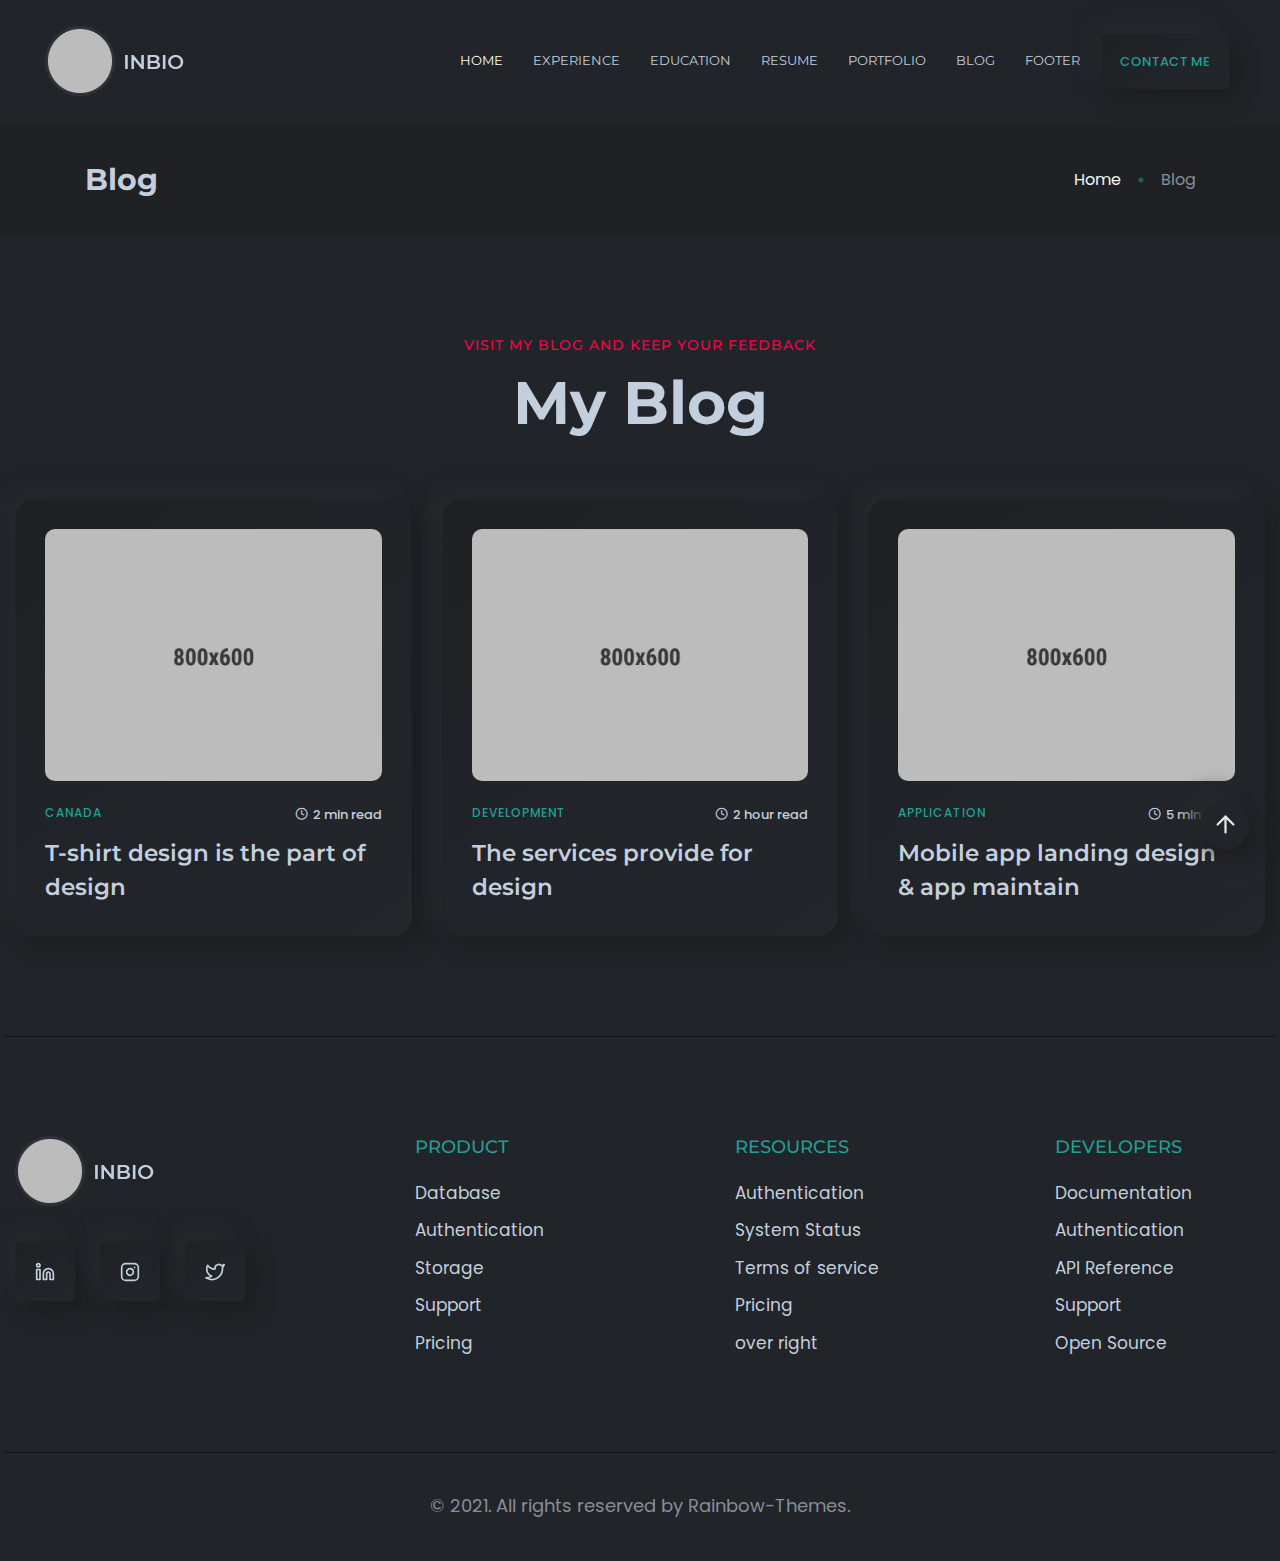
<file: blog.html>
<!DOCTYPE html>
<html lang="en">

<head>
    <meta charset="utf-8">
    <meta http-equiv="x-ua-compatible" content="ie=edge">
    <title>Home Default || Inbio - Personal Portfolio Bootstrap Template</title>
    <meta name="robots" content="noindex, follow" />
    <meta name="description" content="">
    <meta name="viewport" content="width=device-width, initial-scale=1, shrink-to-fit=no">
    <!-- Favicon -->
    <link rel="shortcut icon" type="image/x-icon" href="assets/images/favicon.ico">
    <!-- CSS 
    ============================================ -->
    <link rel="stylesheet" href="assets/css/vendor/bootstrap.min.css">
    <link rel="stylesheet" href="assets/css/vendor/slick.css">
    <link rel="stylesheet" href="assets/css/vendor/slick-theme.css">
    <link rel="stylesheet" href="assets/css/vendor/aos.css">
    <link rel="stylesheet" href="assets/css/plugins/feature.css">
    <!-- Style css -->
    <link rel="stylesheet" href="assets/css/style.css">
</head>

<body class="template-color-1 button-style spybody" data-spy="scroll" data-target=".navbar-example2" data-offset="150">
    <!-- Start Header -->
    <header class="rn-header haeder-default black-logo-version header--fixed header--sticky">
        <div class="header-wrapper rn-popup-mobile-menu m--0 row align-items-center">
            <!-- Start Header Left -->
            <div class="col-lg-2 col-6">
                <div class="header-left">
                    <div class="logo">
                        <a href="index.html">
                            <img src="assets/images/logo/logo.png" alt="logo">
                        </a>
                    </div>
                </div>
            </div>
            <!-- End Header Left -->
            <!-- Start Header Center -->
            <div class="col-lg-10 col-6">
                <div class="header-center">
                    <nav id="sideNav" class="mainmenu-nav navbar-example2 d-none d-xl-block">
                        <!-- Start Mainmanu Nav -->
                        <ul class="primary-menu nav nav-pills">
                            <li class="nav-item"><a class="nav-link smoth-animation active" href="#home">Home</a></li>
                            <li class="nav-item"><a class="nav-link smoth-animation" href="#experiences">Experience</a>
                            </li>
                            <li class="nav-item"><a class="nav-link smoth-animation" href="#educations">Education</a>
                            </li>
                            <li class="nav-item"><a class="nav-link smoth-animation" href="#resume">Resume</a></li>
                            <li class="nav-item"><a class="nav-link smoth-animation" href="#portfolio">Portfolio</a>
                            </li>
                            <li class="nav-item"><a class="nav-link smoth-animation" href="#blog">Blog</a></li>
                            <li class="nav-item"><a class="nav-link smoth-animation" href="#footer">Footer</a></li>
                        </ul>
                        <!-- End Mainmanu Nav -->
                    </nav>
                    <!-- Start Header Right  -->
                    <div class="header-right">
                        <a class="rn-btn" href="#contacts"><span>CONTACT ME</span></a>

                        <div class="hamberger-menu d-block d-xl-none">
                            <i id="menuBtn" class="feather-menu humberger-menu"></i>
                        </div>

                        <div class="close-menu d-block">
                            <span class="closeTrigger">
                                <i data-feather="x"></i>
                            </span>
                        </div>
                    </div>
                    <!-- End Header Right  -->

                </div>
            </div>
            <!-- End Header Center -->
        </div>
    </header>
    <!-- End Header Area -->

    <!-- Start Popup Mobile Menu  -->
    <div class="popup-mobile-menu">
        <div class="inner">
            <div class="menu-top">
                <div class="menu-header">
                    <a class="logo" href="index.html">
                        <img src="assets/images/logo/logo.png" alt="Personal Portfolio">
                    </a>
                    <div class="close-button">
                        <button class="close-menu-activation close"><i data-feather="x"></i></button>
                    </div>
                </div>
                <p class="discription">Lorem ipsum dolor sit amet consect adipisicing elit repellendus.
                </p>
            </div>
            <div class="content">
                <ul class="primary-menu nav nav-pills">
                    <li class="nav-item"><a class="nav-link smoth-animation active" href="#home">Home</a></li>
                    <li class="nav-item"><a class="nav-link smoth-animation" href="#experiences">Experience</a></li>
                    <li class="nav-item"><a class="nav-link smoth-animation" href="#educations">Education</a></li>
                    <li class="nav-item"><a class="nav-link smoth-animation" href="#resume">Resume</a></li>
                    <li class="nav-item"><a class="nav-link smoth-animation" href="#portfolio">Portfolio</a></li>
                    <li class="nav-item"><a class="nav-link smoth-animation" href="#blog">Blog</a></li>
                    <li class="nav-item"><a class="nav-link smoth-animation" href="#footer">Footer</a></li>
                </ul>
                <!-- social sharea area -->
                <div class="social-share-style-1 mt--40">
                    <span class="title">find with me</span>
                    <ul class="social-share d-flex liststyle">
                        <li class="facebook"><a href="#"><svg xmlns="http://www.w3.org/2000/svg" width="24" height="24" viewBox="0 0 24 24" fill="none" stroke="currentColor" stroke-width="2" stroke-linecap="round" stroke-linejoin="round" class="feather feather-facebook">
                                    <path d="M18 2h-3a5 5 0 0 0-5 5v3H7v4h3v8h4v-8h3l1-4h-4V7a1 1 0 0 1 1-1h3z"></path>
                                </svg></a>
                        </li>
                        <li class="instagram"><a href="#"><svg xmlns="http://www.w3.org/2000/svg" width="24" height="24" viewBox="0 0 24 24" fill="none" stroke="currentColor" stroke-width="2" stroke-linecap="round" stroke-linejoin="round" class="feather feather-instagram">
                                    <rect x="2" y="2" width="20" height="20" rx="5" ry="5"></rect>
                                    <path d="M16 11.37A4 4 0 1 1 12.63 8 4 4 0 0 1 16 11.37z"></path>
                                    <line x1="17.5" y1="6.5" x2="17.51" y2="6.5"></line>
                                </svg></a>
                        </li>
                        <li class="linkedin"><a href="#"><svg xmlns="http://www.w3.org/2000/svg" width="24" height="24" viewBox="0 0 24 24" fill="none" stroke="currentColor" stroke-width="2" stroke-linecap="round" stroke-linejoin="round" class="feather feather-linkedin">
                                    <path d="M16 8a6 6 0 0 1 6 6v7h-4v-7a2 2 0 0 0-2-2 2 2 0 0 0-2 2v7h-4v-7a6 6 0 0 1 6-6z">
                                    </path>
                                    <rect x="2" y="9" width="4" height="12"></rect>
                                    <circle cx="4" cy="4" r="2"></circle>
                                </svg></a>
                        </li>
                    </ul>
                </div>
                <!-- end -->
            </div>
        </div>
    </div>

    <main class="main-page-wrapper">
        <!-- Start bread vrumb area -->
        <div class="breadcrumb-area rn-section-gap breadcrumb-style-one">
            <div class="plr--85">
                <div class="row">
                    <div class="col-lg-12">
                        <div class="breadcrumb-inner">
                            <h1 class="title">Blog</h1>
                            <ul class="page-list">
                                <li><a href="index.html">Home</a></li>
                                <li class="separator"></li>
                                <li class="current-page">Blog</li>
                            </ul>
                        </div>
                    </div>
                </div>
            </div>
        </div>
        <!-- Start bread vrumb area -->

        <!-- Start News Area -->
        <div class="rn-blog-area rn-section-gap" id="blog">
            <div class="container">
                <div class="row">
                    <div class="col-lg-12">
                        <div data-aos="fade-up" data-aos-duration="500" data-aos-delay="500" data-aos-once="true" class="section-title text-center">
                            <span class="subtitle">Visit my blog and keep your feedback</span>
                            <h2 class="title">My Blog</h2>
                        </div>
                    </div>
                </div>
                <div class="row row--25 mt--30 mt_md--10 mt_sm--10">

                    <!-- Start Single blog -->
                    <div data-aos="fade-up" data-aos-duration="500" data-aos-delay="400" data-aos-once="true" class="col-lg-6 col-xl-4 mt--30 col-md-6 col-sm-12 col-12 mt--30">
                        <div class="rn-blog" data-toggle="modal" data-target="#exampleModalCenters">
                            <div class="inner">
                                <div class="thumbnail">
                                    <a href="javascript:void(0)">
                                        <img src="assets/images/blog/blog-01.jpg" alt="Personal Portfolio Images">
                                    </a>
                                </div>
                                <div class="content">
                                    <div class="category-info">
                                        <div class="category-list">
                                            <a href="javascript:void(0)">Canada</a>
                                        </div>
                                        <div class="meta">
                                            <span><i class="feather-clock"></i> 2 min read</span>
                                        </div>
                                    </div>
                                    <h4 class="title"><a href="javascript:void(0)">T-shirt design is the part of design
                                            <i class="feather-arrow-up-right"></i></a></h4>
                                </div>
                            </div>
                        </div>
                    </div>
                    <!-- End Single blog -->

                    <!-- Start Single blog -->
                    <div data-aos="fade-up" data-aos-duration="500" data-aos-delay="600" data-aos-once="true" class="col-lg-6 col-xl-4 mt--30 col-md-6 col-sm-12 col-12 mt--30">
                        <div class="rn-blog" data-toggle="modal" data-target="#exampleModalCenters">
                            <div class="inner">
                                <div class="thumbnail">
                                    <a href="javascript:void(0)">
                                        <img src="assets/images/blog/blog-02.jpg" alt="Personal Portfolio Images">
                                    </a>
                                </div>
                                <div class="content">
                                    <div class="category-info">
                                        <div class="category-list">
                                            <a href="javascript:void(0)">Development</a>
                                        </div>
                                        <div class="meta">
                                            <span><i class="feather-clock"></i> 2 hour read</span>
                                        </div>
                                    </div>
                                    <h4 class="title"><a href="javascript:void(0)">The services provide for design <i
                                                class="feather-arrow-up-right"></i></a></h4>
                                </div>
                            </div>
                        </div>
                    </div>
                    <!-- End Single blog -->

                    <!-- Start Single blog -->
                    <div data-aos="fade-up" data-aos-duration="500" data-aos-delay="800" data-aos-once="true" class="col-lg-6 col-xl-4 mt--30 col-md-6 col-sm-12 col-12 mt--30">
                        <div class="rn-blog" data-toggle="modal" data-target="#exampleModalCenters">
                            <div class="inner">
                                <div class="thumbnail">
                                    <a href="javascript:void(0)">
                                        <img src="assets/images/blog/blog-03.jpg" alt="Personal Portfolio Images">
                                    </a>
                                </div>
                                <div class="content">
                                    <div class="category-info">
                                        <div class="category-list">
                                            <a href="javascript:void(0)">Application</a>
                                        </div>
                                        <div class="meta">
                                            <span><i class="feather-clock"></i> 5 min read</span>
                                        </div>
                                    </div>
                                    <h4 class="title"><a href="javascript:void(0)">Mobile app landing design & app
                                            maintain<i class="feather-arrow-up-right"></i></a></h4>
                                </div>
                            </div>
                        </div>
                    </div>
                    <!-- End Single blog -->

                </div>
            </div>
        </div>
        <!-- ENd Mews Area -->

        <!-- Back to  top Start -->
        <div class="backto-top">
            <div>
                <i data-feather="arrow-up"></i>
            </div>
        </div>
        <!-- Back to top end -->



        <!-- Rn footer area Start -->
        <div id="footer" class="rn-footer-area footer-style-2 rn-section-gapTop section-separator">
            <div class="container pb--80 pb_sm--40 plr_sm--20">
                <div class="row">
                    <div class="col-xl-3 col-12 col-lg-3 col-md-6 col-sm-6 col-12">
                        <div class="logo-thumbnail">
                            <a href="#"><img src="assets/images/logo/logo.png" alt="logo-image"></a>
                        </div>
                        <div class="social-icone-wrapper">
                            <ul class="social-share d-flex liststyle">
                                <li class="facebook"><a href="#"><i data-feather="linkedin"></i></a>
                                </li>
                                <li class="instagram"><a href="#"><i data-feather="instagram"></i></a>
                                </li>
                                <li class="linkedin"><a href="#"><i data-feather="twitter"></i></a>
                                </li>
                            </ul>
                        </div>
                    </div>
                    <div class="col-sl-3 col-12 mt_sm--20 col-lg-3 col-md-6 col-sm-6 col-12">
                        <div class="menu-wrapper">
                            <div class="menu-title">
                                <h6>product</h6>
                            </div>
                            <ul class="menu-footer">
                                <li><a href="#">Database</a></li>
                                <li><a href="#">Authentication</a></li>
                                <li><a href="#">Storage</a></li>
                                <li><a href="#">Support</a></li>
                                <li><a href="#">Pricing</a></li>
                            </ul>
                        </div>
                    </div>
                    <div class="col-sl-3 col-12 mt_sm--20 col-lg-3 col-md-6 col-sm-6 col-12">
                        <div class="menu-wrapper">
                            <div class="menu-title">
                                <h6>Resources</h6>
                            </div>
                            <ul class="menu-footer">
                                <li><a href="#">Authentication</a></li>
                                <li><a href="#">System Status</a></li>
                                <li><a href="#">Terms of service</a></li>
                                <li><a href="#">Pricing</a></li>
                                <li><a href="#">over right</a></li>
                            </ul>
                        </div>
                    </div>
                    <div class="col-sl-3 col-12 mt_sm--20 col-lg-3 col-md-6 col-sm-6 col-12">
                        <div class="menu-wrapper">
                            <div class="menu-title">
                                <h6>Developers</h6>
                            </div>
                            <ul class="menu-footer">
                                <li><a href="#">Documentation</a></li>
                                <li><a href="#">Authentication</a></li>
                                <li><a href="#">API Reference</a></li>
                                <li><a href="#">Support</a></li>
                                <li><a href="#">Open Source</a></li>
                            </ul>
                        </div>
                    </div>
                </div>
            </div>
            <div class="copyright text-center ptb--40 section-separator">
                <p class="description">© 2021. All rights reserved by <a target="_blank" href="https://themeforest.net/user/rainbow-themes/portfolio">Rainbow-Themes.</a></p>
            </div>
        </div>
        <!-- Rn footer area end -->
    </main>


    <!-- JS ============================================ -->
    <script src="assets/js/vendor/jquery.js"></script>
    <script src="assets/js/vendor/modernizer.min.js"></script>
    <script src="assets/js/vendor/feather.min.js"></script>
    <script src="assets/js/vendor/slick.min.js"></script>
    <script src="assets/js/vendor/bootstrap.js"></script>
    <script src="assets/js/vendor/text-type.js"></script>
    <script src="assets/js/vendor/wow.js"></script>
    <script src="assets/js/vendor/aos.js"></script>
    <script src="assets/js/vendor/particles.js"></script>
    <!-- main JS -->
    <script src="assets/js/main.js"></script>
</body>

</html>
</file>
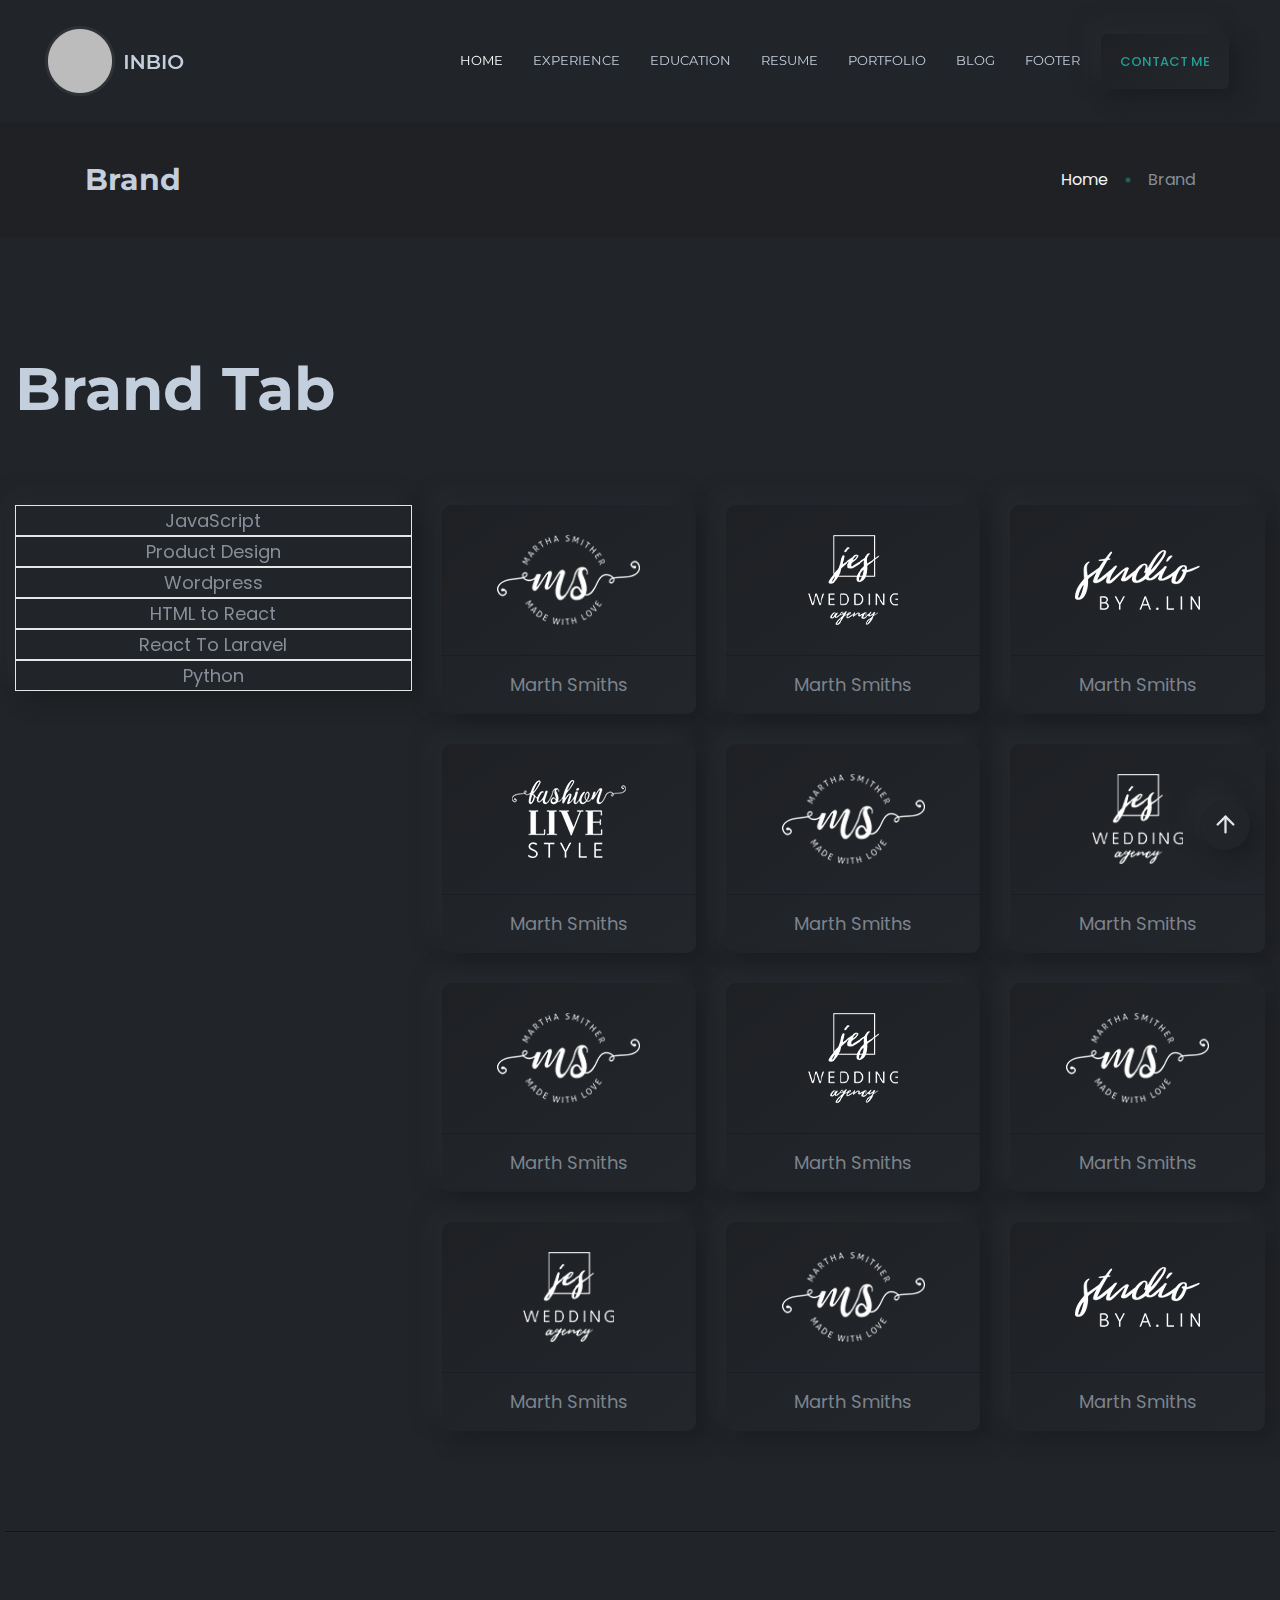
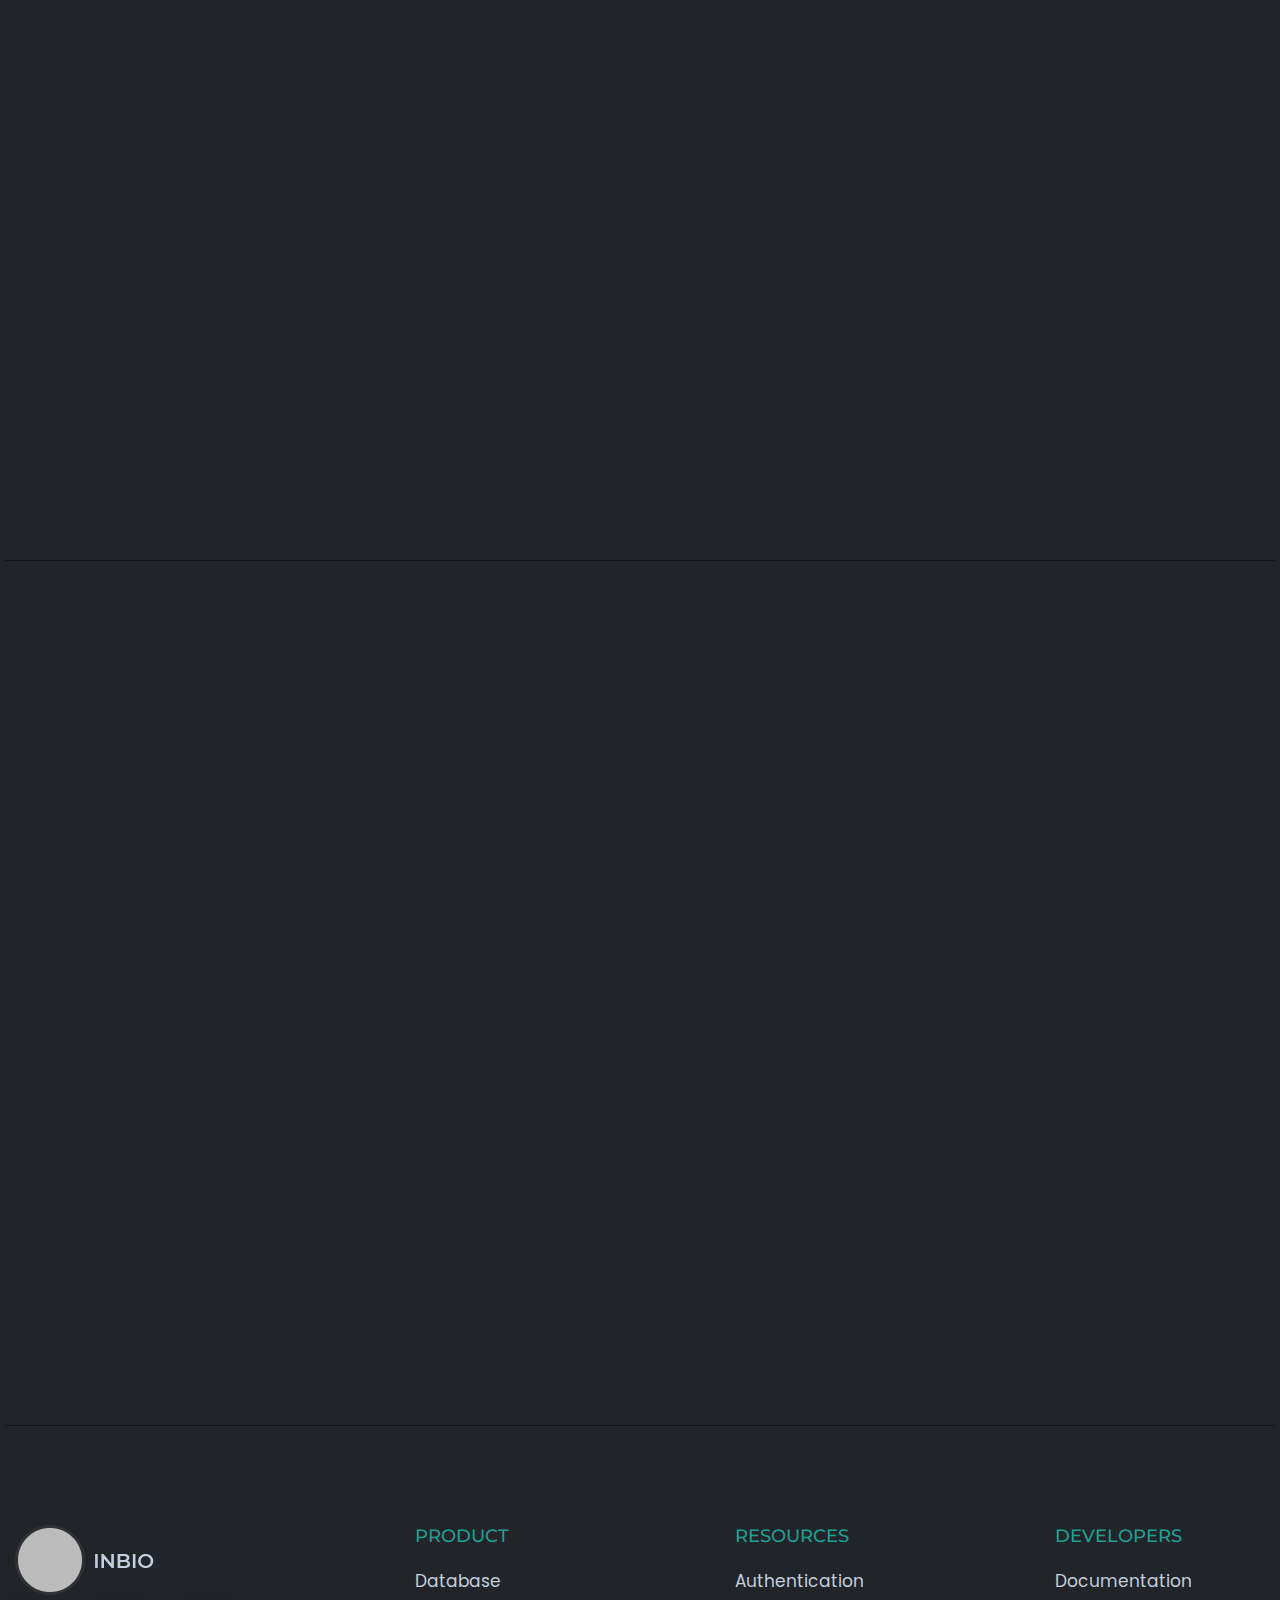
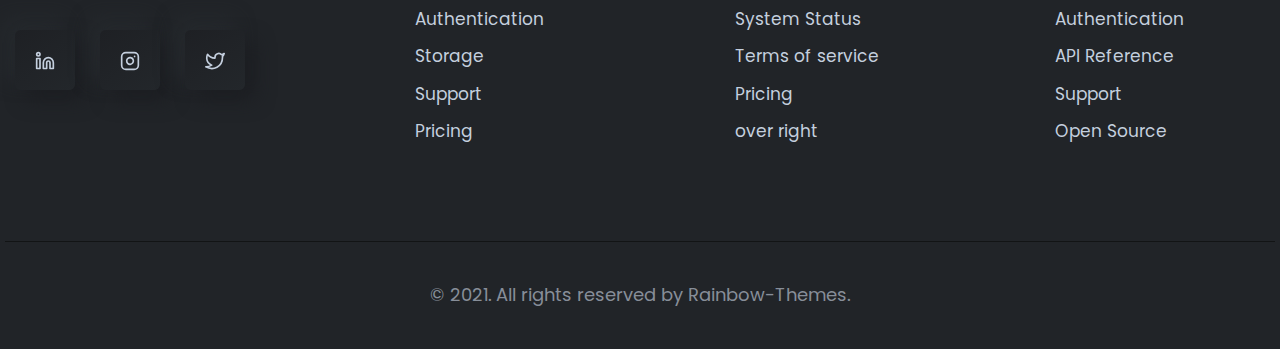
<file: brand.html>
<!DOCTYPE html>
<html lang="en">

<head>
    <meta charset="utf-8">
    <meta http-equiv="x-ua-compatible" content="ie=edge">
    <title>Brand || Inbio - Personal Portfolio Bootstrap Template</title>
    <meta name="robots" content="noindex, follow" />
    <meta name="description" content="">
    <meta name="viewport" content="width=device-width, initial-scale=1, shrink-to-fit=no">
    <!-- Favicon -->
    <link rel="shortcut icon" type="image/x-icon" href="assets/images/favicon.ico">
    <!-- CSS 
    ============================================ -->
    <link rel="stylesheet" href="assets/css/vendor/bootstrap.min.css">
    <link rel="stylesheet" href="assets/css/vendor/slick.css">
    <link rel="stylesheet" href="assets/css/vendor/slick-theme.css">
    <link rel="stylesheet" href="assets/css/vendor/aos.css">
    <link rel="stylesheet" href="assets/css/plugins/feature.css">
    <!-- Style css -->
    <link rel="stylesheet" href="assets/css/style.css">
</head>

<body class="template-color-1 button-style spybody" data-spy="scroll" data-target=".navbar-example2" data-offset="150">
    <!-- header - developer home -->
    <!-- Start Header -->
    <header class="rn-header haeder-default black-logo-version header--fixed header--sticky">
        <div class="header-wrapper rn-popup-mobile-menu m--0 row align-items-center">
            <!-- Start Header Left -->
            <div class="col-lg-2 col-6">
                <div class="header-left">
                    <div class="logo">
                        <a href="index.html">
                            <img src="assets/images/logo/logo.png" alt="logo">
                        </a>
                    </div>
                </div>
            </div>
            <!-- End Header Left -->
            <!-- Start Header Center -->
            <div class="col-lg-10 col-6">
                <div class="header-center">
                    <nav id="sideNav" class="mainmenu-nav navbar-example2 d-none d-xl-block">
                        <!-- Start Mainmanu Nav -->
                        <ul class="primary-menu nav nav-pills">
                            <li class="nav-item"><a class="nav-link smoth-animation active" href="#home">Home</a></li>
                            <li class="nav-item"><a class="nav-link smoth-animation" href="#experiences">Experience</a>
                            </li>
                            <li class="nav-item"><a class="nav-link smoth-animation" href="#educations">Education</a>
                            </li>
                            <li class="nav-item"><a class="nav-link smoth-animation" href="#resume">Resume</a></li>
                            <li class="nav-item"><a class="nav-link smoth-animation" href="#portfolio">Portfolio</a>
                            </li>
                            <li class="nav-item"><a class="nav-link smoth-animation" href="#blog">Blog</a></li>
                            <li class="nav-item"><a class="nav-link smoth-animation" href="#footer">Footer</a></li>
                        </ul>
                        <!-- End Mainmanu Nav -->
                    </nav>
                    <!-- Start Header Right  -->
                    <div class="header-right">
                        <a class="rn-btn" href="#contacts"><span>CONTACT ME</span></a>

                        <div class="hamberger-menu d-block d-xl-none">
                            <i id="menuBtn" class="feather-menu humberger-menu"></i>
                        </div>

                        <div class="close-menu d-block">
                            <span class="closeTrigger">
                                <i data-feather="x"></i>
                            </span>
                        </div>
                    </div>
                    <!-- End Header Right  -->

                </div>
            </div>
            <!-- End Header Center -->
        </div>
    </header>
    <!-- End Header Area -->

    <!-- Start Popup Mobile Menu  -->
    <div class="popup-mobile-menu">
        <div class="inner">
            <div class="menu-top">
                <div class="menu-header">
                    <a class="logo" href="index.html">
                        <img src="assets/images/logo/logo.png" alt="Personal Portfolio">
                    </a>
                    <div class="close-button">
                        <button class="close-menu-activation close"><i data-feather="x"></i></button>
                    </div>
                </div>
                <p class="discription">Lorem ipsum dolor sit amet consect adipisicing elit repellendus.
                </p>
            </div>
            <div class="content">
                <ul class="primary-menu nav nav-pills">
                    <li class="nav-item"><a class="nav-link smoth-animation active" href="#home">Home</a></li>
                    <li class="nav-item"><a class="nav-link smoth-animation" href="#experiences">Experience</a></li>
                    <li class="nav-item"><a class="nav-link smoth-animation" href="#educations">Education</a></li>
                    <li class="nav-item"><a class="nav-link smoth-animation" href="#resume">Resume</a></li>
                    <li class="nav-item"><a class="nav-link smoth-animation" href="#portfolio">Portfolio</a></li>
                    <li class="nav-item"><a class="nav-link smoth-animation" href="#blog">Blog</a></li>
                    <li class="nav-item"><a class="nav-link smoth-animation" href="#footer">Footer</a></li>
                </ul>
                <!-- social sharea area -->
                <div class="social-share-style-1 mt--40">
                    <span class="title">find with me</span>
                    <ul class="social-share d-flex liststyle">
                        <li class="facebook"><a href="#"><svg xmlns="http://www.w3.org/2000/svg" width="24" height="24" viewBox="0 0 24 24" fill="none" stroke="currentColor" stroke-width="2" stroke-linecap="round" stroke-linejoin="round" class="feather feather-facebook">
                                    <path d="M18 2h-3a5 5 0 0 0-5 5v3H7v4h3v8h4v-8h3l1-4h-4V7a1 1 0 0 1 1-1h3z"></path>
                                </svg></a>
                        </li>
                        <li class="instagram"><a href="#"><svg xmlns="http://www.w3.org/2000/svg" width="24" height="24" viewBox="0 0 24 24" fill="none" stroke="currentColor" stroke-width="2" stroke-linecap="round" stroke-linejoin="round" class="feather feather-instagram">
                                    <rect x="2" y="2" width="20" height="20" rx="5" ry="5"></rect>
                                    <path d="M16 11.37A4 4 0 1 1 12.63 8 4 4 0 0 1 16 11.37z"></path>
                                    <line x1="17.5" y1="6.5" x2="17.51" y2="6.5"></line>
                                </svg></a>
                        </li>
                        <li class="linkedin"><a href="#"><svg xmlns="http://www.w3.org/2000/svg" width="24" height="24" viewBox="0 0 24 24" fill="none" stroke="currentColor" stroke-width="2" stroke-linecap="round" stroke-linejoin="round" class="feather feather-linkedin">
                                    <path d="M16 8a6 6 0 0 1 6 6v7h-4v-7a2 2 0 0 0-2-2 2 2 0 0 0-2 2v7h-4v-7a6 6 0 0 1 6-6z">
                                    </path>
                                    <rect x="2" y="9" width="4" height="12"></rect>
                                    <circle cx="4" cy="4" r="2"></circle>
                                </svg></a>
                        </li>
                    </ul>
                </div>
                <!-- end -->
            </div>
        </div>
    </div>

    <main class="main-page-wrapper">

        <!-- Start bread vrumb area -->
        <div class="breadcrumb-area rn-section-gap breadcrumb-style-one">
            <div class="plr--85">
                <div class="row">
                    <div class="col-lg-12">
                        <div class="breadcrumb-inner">
                            <h1 class="title">Brand</h1>
                            <ul class="page-list">
                                <li><a href="index.html">Home</a></li>
                                <li class="separator"></li>
                                <li class="current-page">Brand</li>
                            </ul>
                        </div>
                    </div>
                </div>
            </div>
        </div>
        <!-- Start bread vrumb area -->

        <!-- Start Client Area -->
        <div class="rn-client-area rn-section-gap" id="clients">
            <div class="container">
                <div class="row">
                    <div class="col-lg-12">
                        <div data-aos="fade-up" data-aos-duration="1000" data-aos-delay="100" data-aos-once="true" class="section-title mb--80 mb_sm--35 mb_md--50 mb_lg--60">
                            <h2 class="title">Brand Tab</h2>
                        </div>
                    </div>
                </div>
                <div class="row row--25">
                    <div data-aos="fade-up" data-aos-duration="1000" data-aos-delay="100" data-aos-once="true" class="col-lg-4">
                        <div class="d-flex flex-wrap align-content-start h-100">
                            <div class="position-sticky clients-wrapper sticky-top rbt-sticky-top-adjust">
                                <div class="nav tab-navigation-button flex-column nav-pills me-3" id="v-pills-tab" role="tablist" aria-orientation="vertical">
                                    <button class="nav-style " id="v-pills-home-tab" data-bs-toggle="pill" data-bs-target="#v-pills-Javascript" type="button" role="tab" aria-selected="false">JavaScript</button>
                                    <button class="nav-style active" id="v-pills-profile-tab" data-bs-toggle="pill" data-bs-target="#v-pills-Design" type="button" role="tab" aria-selected="true">Product Design</button>
                                    <button class="nav-style" id="v-pills-messages-tab" data-bs-toggle="pill" data-bs-target="#v-pills-Wordpress" type="button" role="tab" aria-selected="false">Wordpress</button>
                                    <button class="nav-style" id="v-pills-settings-tabs" data-bs-toggle="pill" data-bs-target="#v-pills-React" type="button" role="tab" aria-selected="false">HTML to
                                        React</button>
                                    <button class="nav-style" id="v-pills-settings-tabt" data-bs-toggle="pill" data-bs-target="#v-pills-Laravel" type="button" role="tab" aria-selected="false">React To
                                        Laravel</button>
                                    <button class="nav-style" id="v-pills-settings-tabx" data-bs-toggle="pill" data-bs-target="#v-pills-Python" type="button" role="tab" aria-selected="false">Python</button>
                                </div>
                            </div>
                        </div>
                    </div>

                    <div class="col-lg-8">
                        <div data-aos="fade-up" data-aos-duration="1000" data-aos-delay="300" data-aos-once="true" class="tab-area">
                            <div class="d-flex align-items-start">
                                <div class="tab-content" id="v-pills-tabContent">

                                    <div class="tab-pane fade" id="v-pills-Javascript" role="tabpanel" aria-labelledby="v-pills-home-tab">
                                        <div class="client-card">

                                            <!-- Start Single Brand  -->
                                            <div class="main-content">
                                                <div class="inner text-center">
                                                    <div class="thumbnail">
                                                        <a href="#"><img src="assets/images/client/png/client1.png" alt="Client-image"></a>
                                                    </div>
                                                    <div class="seperator"></div>
                                                    <div class="client-name"><span><a href="#">Marth Smiths</a></span>
                                                    </div>
                                                </div>
                                            </div>
                                            <!-- End Single Brand  -->

                                            <!-- Start Single Brand  -->
                                            <div class="main-content">
                                                <div class="inner text-center">
                                                    <div class="thumbnail">
                                                        <a href="#"><img src="assets/images/client/png/client2.png" alt="Client-image"></a>
                                                    </div>
                                                    <div class="seperator"></div>
                                                    <div class="client-name"><span><a href="#">Marth Smiths</a></span>
                                                    </div>
                                                </div>
                                            </div>
                                            <!-- End Single Brand  -->

                                            <!-- Start Single Brand  -->
                                            <div class="main-content">
                                                <div class="inner text-center">
                                                    <div class="thumbnail">
                                                        <a href="#"><img src="assets/images/client/png/client3.png" alt="Client-image"></a>
                                                    </div>
                                                    <div class="seperator"></div>
                                                    <div class="client-name"><span><a href="#">Marth Smiths</a></span>
                                                    </div>
                                                </div>
                                            </div>
                                            <!-- End Single Brand  -->

                                            <!-- Start Single Brand  -->
                                            <div class="main-content">
                                                <div class="inner text-center">
                                                    <div class="thumbnail">
                                                        <a href="#"><img src="assets/images/client/png/client4.png" alt="Client-image"></a>
                                                    </div>
                                                    <div class="seperator"></div>
                                                    <div class="client-name"><span><a href="#">Marth Smiths</a></span>
                                                    </div>
                                                </div>
                                            </div>
                                            <!-- End Single Brand  -->

                                            <!-- Start Single Brand  -->
                                            <div class="main-content">
                                                <div class="inner text-center">
                                                    <div class="thumbnail">
                                                        <a href="#"><img src="assets/images/client/png/client1.png" alt="Client-image"></a>
                                                    </div>
                                                    <div class="seperator"></div>
                                                    <div class="client-name"><span><a href="#">Marth Smiths</a></span>
                                                    </div>
                                                </div>
                                            </div>
                                            <!-- End Single Brand  -->

                                            <!-- Start Single Brand  -->
                                            <div class="main-content">
                                                <div class="inner text-center">
                                                    <div class="thumbnail">
                                                        <a href="#"><img src="assets/images/client/png/client5.png" alt="Client-image"></a>
                                                    </div>
                                                    <div class="seperator"></div>
                                                    <div class="client-name"><span><a href="#">Marth Smiths</a></span>
                                                    </div>
                                                </div>
                                            </div>
                                            <!-- End Single Brand  -->

                                            <!-- Start Single Brand  -->
                                            <div class="main-content">
                                                <div class="inner text-center">
                                                    <div class="thumbnail">
                                                        <a href="#"><img src="assets/images/client/png/client1.png" alt="Client-image"></a>
                                                    </div>
                                                    <div class="seperator"></div>
                                                    <div class="client-name"><span><a href="#">Marth Smiths</a></span>
                                                    </div>
                                                </div>
                                            </div>
                                            <!-- End Single Brand  -->

                                            <!-- Start Single Brand  -->
                                            <div class="main-content">
                                                <div class="inner text-center">
                                                    <div class="thumbnail">
                                                        <a href="#"><img src="assets/images/client/png/client2.png" alt="Client-image"></a>
                                                    </div>
                                                    <div class="seperator"></div>
                                                    <div class="client-name"><span><a href="#">Marth Smiths</a></span>
                                                    </div>
                                                </div>
                                            </div>
                                            <!-- End Single Brand  -->

                                            <!-- Start Single Brand  -->
                                            <div class="main-content">
                                                <div class="inner text-center">
                                                    <div class="thumbnail">
                                                        <a href="#"><img src="assets/images/client/png/client1.png" alt="Client-image"></a>
                                                    </div>
                                                    <div class="seperator"></div>
                                                    <div class="client-name"><span><a href="#">Marth Smiths</a></span>
                                                    </div>
                                                </div>
                                            </div>
                                            <!-- End Single Brand  -->

                                            <!-- Start Single Brand  -->
                                            <div class="main-content">
                                                <div class="inner text-center">
                                                    <div class="thumbnail">
                                                        <a href="#"><img src="assets/images/client/png/client5.png" alt="Client-image"></a>
                                                    </div>
                                                    <div class="seperator"></div>
                                                    <div class="client-name"><span><a href="#">Marth Smiths</a></span>
                                                    </div>
                                                </div>
                                            </div>
                                            <!-- End Single Brand  -->

                                            <!-- Start Single Brand  -->
                                            <div class="main-content">
                                                <div class="inner text-center">
                                                    <div class="thumbnail">
                                                        <a href="#"><img src="assets/images/client/png/client1.png" alt="Client-image"></a>
                                                    </div>
                                                    <div class="seperator"></div>
                                                    <div class="client-name"><span><a href="#">Marth Smiths</a></span>
                                                    </div>
                                                </div>
                                            </div>
                                            <!-- End Single Brand  -->

                                            <!-- Start Single Brand  -->
                                            <div class="main-content">
                                                <div class="inner text-center">
                                                    <div class="thumbnail">
                                                        <a href="#"><img src="assets/images/client/png/client3.png" alt="Client-image"></a>
                                                    </div>
                                                    <div class="seperator"></div>
                                                    <div class="client-name"><span><a href="#">Marth Smiths</a></span>
                                                    </div>
                                                </div>
                                            </div>
                                            <!-- End Single Brand  -->

                                        </div>
                                    </div>

                                    <div class="tab-pane fade show active" id="v-pills-Design" role="tabpanel" aria-labelledby="v-pills-profile-tab">
                                        <div class="client-card">

                                            <!-- Start Single Brand  -->
                                            <div class="main-content">
                                                <div class="inner text-center">
                                                    <div class="thumbnail">
                                                        <a href="#"><img src="assets/images/client/png/client1.png" alt="Client-image"></a>
                                                    </div>
                                                    <div class="seperator"></div>
                                                    <div class="client-name"><span><a href="#">Marth Smiths</a></span>
                                                    </div>
                                                </div>
                                            </div>
                                            <!-- End Single Brand  -->

                                            <!-- Start Single Brand  -->
                                            <div class="main-content">
                                                <div class="inner text-center">
                                                    <div class="thumbnail">
                                                        <a href="#"><img src="assets/images/client/png/client2.png" alt="Client-image"></a>
                                                    </div>
                                                    <div class="seperator"></div>
                                                    <div class="client-name"><span><a href="#">Marth Smiths</a></span>
                                                    </div>
                                                </div>
                                            </div>
                                            <!-- End Single Brand  -->

                                            <!-- Start Single Brand  -->
                                            <div class="main-content">
                                                <div class="inner text-center">
                                                    <div class="thumbnail">
                                                        <a href="#"><img src="assets/images/client/png/client3.png" alt="Client-image"></a>
                                                    </div>
                                                    <div class="seperator"></div>
                                                    <div class="client-name"><span><a href="#">Marth Smiths</a></span>
                                                    </div>
                                                </div>
                                            </div>
                                            <!-- End Single Brand  -->

                                            <!-- Start Single Brand  -->
                                            <div class="main-content">
                                                <div class="inner text-center">
                                                    <div class="thumbnail">
                                                        <a href="#"><img src="assets/images/client/png/client4.png" alt="Client-image"></a>
                                                    </div>
                                                    <div class="seperator"></div>
                                                    <div class="client-name"><span><a href="#">Marth Smiths</a></span>
                                                    </div>
                                                </div>
                                            </div>
                                            <!-- End Single Brand  -->

                                            <!-- Start Single Brand  -->
                                            <div class="main-content">
                                                <div class="inner text-center">
                                                    <div class="thumbnail">
                                                        <a href="#"><img src="assets/images/client/png/client1.png" alt="Client-image"></a>
                                                    </div>
                                                    <div class="seperator"></div>
                                                    <div class="client-name"><span><a href="#">Marth Smiths</a></span>
                                                    </div>
                                                </div>
                                            </div>
                                            <!-- End Single Brand  -->

                                            <!-- Start Single Brand  -->
                                            <div class="main-content">
                                                <div class="inner text-center">
                                                    <div class="thumbnail">
                                                        <a href="#"><img src="assets/images/client/png/client5.png" alt="Client-image"></a>
                                                    </div>
                                                    <div class="seperator"></div>
                                                    <div class="client-name"><span><a href="#">Marth Smiths</a></span>
                                                    </div>
                                                </div>
                                            </div>
                                            <!-- End Single Brand  -->

                                            <!-- Start Single Brand  -->
                                            <div class="main-content">
                                                <div class="inner text-center">
                                                    <div class="thumbnail">
                                                        <a href="#"><img src="assets/images/client/png/client1.png" alt="Client-image"></a>
                                                    </div>
                                                    <div class="seperator"></div>
                                                    <div class="client-name"><span><a href="#">Marth Smiths</a></span>
                                                    </div>
                                                </div>
                                            </div>
                                            <!-- End Single Brand  -->

                                            <!-- Start Single Brand  -->
                                            <div class="main-content">
                                                <div class="inner text-center">
                                                    <div class="thumbnail">
                                                        <a href="#"><img src="assets/images/client/png/client2.png" alt="Client-image"></a>
                                                    </div>
                                                    <div class="seperator"></div>
                                                    <div class="client-name"><span><a href="#">Marth Smiths</a></span>
                                                    </div>
                                                </div>
                                            </div>
                                            <!-- End Single Brand  -->

                                            <!-- Start Single Brand  -->
                                            <div class="main-content">
                                                <div class="inner text-center">
                                                    <div class="thumbnail">
                                                        <a href="#"><img src="assets/images/client/png/client1.png" alt="Client-image"></a>
                                                    </div>
                                                    <div class="seperator"></div>
                                                    <div class="client-name"><span><a href="#">Marth Smiths</a></span>
                                                    </div>
                                                </div>
                                            </div>
                                            <!-- End Single Brand  -->

                                            <!-- Start Single Brand  -->
                                            <div class="main-content">
                                                <div class="inner text-center">
                                                    <div class="thumbnail">
                                                        <a href="#"><img src="assets/images/client/png/client5.png" alt="Client-image"></a>
                                                    </div>
                                                    <div class="seperator"></div>
                                                    <div class="client-name"><span><a href="#">Marth Smiths</a></span>
                                                    </div>
                                                </div>
                                            </div>
                                            <!-- End Single Brand  -->

                                            <!-- Start Single Brand  -->
                                            <div class="main-content">
                                                <div class="inner text-center">
                                                    <div class="thumbnail">
                                                        <a href="#"><img src="assets/images/client/png/client1.png" alt="Client-image"></a>
                                                    </div>
                                                    <div class="seperator"></div>
                                                    <div class="client-name"><span><a href="#">Marth Smiths</a></span>
                                                    </div>
                                                </div>
                                            </div>
                                            <!-- End Single Brand  -->

                                            <!-- Start Single Brand  -->
                                            <div class="main-content">
                                                <div class="inner text-center">
                                                    <div class="thumbnail">
                                                        <a href="#"><img src="assets/images/client/png/client3.png" alt="Client-image"></a>
                                                    </div>
                                                    <div class="seperator"></div>
                                                    <div class="client-name"><span><a href="#">Marth Smiths</a></span>
                                                    </div>
                                                </div>
                                            </div>
                                            <!-- End Single Brand  -->
                                        </div>
                                    </div>

                                    <div class="tab-pane fade" id="v-pills-Wordpress" role="tabpanel" aria-labelledby="v-pills-home-tab">
                                        <div class="client-card">

                                            <!-- Start Single Brand  -->
                                            <div class="main-content">
                                                <div class="inner text-center">
                                                    <div class="thumbnail">
                                                        <a href="#"><img src="assets/images/client/png/client1.png" alt="Client-image"></a>
                                                    </div>
                                                    <div class="seperator"></div>
                                                    <div class="client-name"><span><a href="#">Marth Smiths</a></span>
                                                    </div>
                                                </div>
                                            </div>
                                            <!-- End Single Brand  -->

                                            <!-- Start Single Brand  -->
                                            <div class="main-content">
                                                <div class="inner text-center">
                                                    <div class="thumbnail">
                                                        <a href="#"><img src="assets/images/client/png/client2.png" alt="Client-image"></a>
                                                    </div>
                                                    <div class="seperator"></div>
                                                    <div class="client-name"><span><a href="#">Marth Smiths</a></span>
                                                    </div>
                                                </div>
                                            </div>
                                            <!-- End Single Brand  -->

                                            <!-- Start Single Brand  -->
                                            <div class="main-content">
                                                <div class="inner text-center">
                                                    <div class="thumbnail">
                                                        <a href="#"><img src="assets/images/client/png/client3.png" alt="Client-image"></a>
                                                    </div>
                                                    <div class="seperator"></div>
                                                    <div class="client-name"><span><a href="#">Marth Smiths</a></span>
                                                    </div>
                                                </div>
                                            </div>
                                            <!-- End Single Brand  -->

                                            <!-- Start Single Brand  -->
                                            <div class="main-content">
                                                <div class="inner text-center">
                                                    <div class="thumbnail">
                                                        <a href="#"><img src="assets/images/client/png/client4.png" alt="Client-image"></a>
                                                    </div>
                                                    <div class="seperator"></div>
                                                    <div class="client-name"><span><a href="#">Marth Smiths</a></span>
                                                    </div>
                                                </div>
                                            </div>
                                            <!-- End Single Brand  -->

                                            <!-- Start Single Brand  -->
                                            <div class="main-content">
                                                <div class="inner text-center">
                                                    <div class="thumbnail">
                                                        <a href="#"><img src="assets/images/client/png/client1.png" alt="Client-image"></a>
                                                    </div>
                                                    <div class="seperator"></div>
                                                    <div class="client-name"><span><a href="#">Marth Smiths</a></span>
                                                    </div>
                                                </div>
                                            </div>
                                            <!-- End Single Brand  -->

                                            <!-- Start Single Brand  -->
                                            <div class="main-content">
                                                <div class="inner text-center">
                                                    <div class="thumbnail">
                                                        <a href="#"><img src="assets/images/client/png/client5.png" alt="Client-image"></a>
                                                    </div>
                                                    <div class="seperator"></div>
                                                    <div class="client-name"><span><a href="#">Marth Smiths</a></span>
                                                    </div>
                                                </div>
                                            </div>
                                            <!-- End Single Brand  -->

                                            <!-- Start Single Brand  -->
                                            <div class="main-content">
                                                <div class="inner text-center">
                                                    <div class="thumbnail">
                                                        <a href="#"><img src="assets/images/client/png/client1.png" alt="Client-image"></a>
                                                    </div>
                                                    <div class="seperator"></div>
                                                    <div class="client-name"><span><a href="#">Marth Smiths</a></span>
                                                    </div>
                                                </div>
                                            </div>
                                            <!-- End Single Brand  -->

                                            <!-- Start Single Brand  -->
                                            <div class="main-content">
                                                <div class="inner text-center">
                                                    <div class="thumbnail">
                                                        <a href="#"><img src="assets/images/client/png/client2.png" alt="Client-image"></a>
                                                    </div>
                                                    <div class="seperator"></div>
                                                    <div class="client-name"><span><a href="#">Marth Smiths</a></span>
                                                    </div>
                                                </div>
                                            </div>
                                            <!-- End Single Brand  -->

                                            <!-- Start Single Brand  -->
                                            <div class="main-content">
                                                <div class="inner text-center">
                                                    <div class="thumbnail">
                                                        <a href="#"><img src="assets/images/client/png/client1.png" alt="Client-image"></a>
                                                    </div>
                                                    <div class="seperator"></div>
                                                    <div class="client-name"><span><a href="#">Marth Smiths</a></span>
                                                    </div>
                                                </div>
                                            </div>
                                            <!-- End Single Brand  -->

                                            <!-- Start Single Brand  -->
                                            <div class="main-content">
                                                <div class="inner text-center">
                                                    <div class="thumbnail">
                                                        <a href="#"><img src="assets/images/client/png/client5.png" alt="Client-image"></a>
                                                    </div>
                                                    <div class="seperator"></div>
                                                    <div class="client-name"><span><a href="#">Marth Smiths</a></span>
                                                    </div>
                                                </div>
                                            </div>
                                            <!-- End Single Brand  -->

                                            <!-- Start Single Brand  -->
                                            <div class="main-content">
                                                <div class="inner text-center">
                                                    <div class="thumbnail">
                                                        <a href="#"><img src="assets/images/client/png/client1.png" alt="Client-image"></a>
                                                    </div>
                                                    <div class="seperator"></div>
                                                    <div class="client-name"><span><a href="#">Marth Smiths</a></span>
                                                    </div>
                                                </div>
                                            </div>
                                            <!-- End Single Brand  -->

                                            <!-- Start Single Brand  -->
                                            <div class="main-content">
                                                <div class="inner text-center">
                                                    <div class="thumbnail">
                                                        <a href="#"><img src="assets/images/client/png/client3.png" alt="Client-image"></a>
                                                    </div>
                                                    <div class="seperator"></div>
                                                    <div class="client-name"><span><a href="#">Marth Smiths</a></span>
                                                    </div>
                                                </div>
                                            </div>
                                            <!-- End Single Brand  -->
                                        </div>
                                    </div>

                                    <div class="tab-pane fade" id="v-pills-React" role="tabpanel" aria-labelledby="v-pills-home-tab">
                                        <div class="client-card">

                                            <!-- Start Single Brand  -->
                                            <div class="main-content">
                                                <div class="inner text-center">
                                                    <div class="thumbnail">
                                                        <a href="#"><img src="assets/images/client/png/client1.png" alt="Client-image"></a>
                                                    </div>
                                                    <div class="seperator"></div>
                                                    <div class="client-name"><span><a href="#">Marth Smiths</a></span>
                                                    </div>
                                                </div>
                                            </div>
                                            <!-- End Single Brand  -->

                                            <!-- Start Single Brand  -->
                                            <div class="main-content">
                                                <div class="inner text-center">
                                                    <div class="thumbnail">
                                                        <a href="#"><img src="assets/images/client/png/client2.png" alt="Client-image"></a>
                                                    </div>
                                                    <div class="seperator"></div>
                                                    <div class="client-name"><span><a href="#">Marth Smiths</a></span>
                                                    </div>
                                                </div>
                                            </div>
                                            <!-- End Single Brand  -->

                                            <!-- Start Single Brand  -->
                                            <div class="main-content">
                                                <div class="inner text-center">
                                                    <div class="thumbnail">
                                                        <a href="#"><img src="assets/images/client/png/client3.png" alt="Client-image"></a>
                                                    </div>
                                                    <div class="seperator"></div>
                                                    <div class="client-name"><span><a href="#">Marth Smiths</a></span>
                                                    </div>
                                                </div>
                                            </div>
                                            <!-- End Single Brand  -->

                                            <!-- Start Single Brand  -->
                                            <div class="main-content">
                                                <div class="inner text-center">
                                                    <div class="thumbnail">
                                                        <a href="#"><img src="assets/images/client/png/client4.png" alt="Client-image"></a>
                                                    </div>
                                                    <div class="seperator"></div>
                                                    <div class="client-name"><span><a href="#">Marth Smiths</a></span>
                                                    </div>
                                                </div>
                                            </div>
                                            <!-- End Single Brand  -->

                                            <!-- Start Single Brand  -->
                                            <div class="main-content">
                                                <div class="inner text-center">
                                                    <div class="thumbnail">
                                                        <a href="#"><img src="assets/images/client/png/client1.png" alt="Client-image"></a>
                                                    </div>
                                                    <div class="seperator"></div>
                                                    <div class="client-name"><span><a href="#">Marth Smiths</a></span>
                                                    </div>
                                                </div>
                                            </div>
                                            <!-- End Single Brand  -->

                                            <!-- Start Single Brand  -->
                                            <div class="main-content">
                                                <div class="inner text-center">
                                                    <div class="thumbnail">
                                                        <a href="#"><img src="assets/images/client/png/client5.png" alt="Client-image"></a>
                                                    </div>
                                                    <div class="seperator"></div>
                                                    <div class="client-name"><span><a href="#">Marth Smiths</a></span>
                                                    </div>
                                                </div>
                                            </div>
                                            <!-- End Single Brand  -->

                                            <!-- Start Single Brand  -->
                                            <div class="main-content">
                                                <div class="inner text-center">
                                                    <div class="thumbnail">
                                                        <a href="#"><img src="assets/images/client/png/client1.png" alt="Client-image"></a>
                                                    </div>
                                                    <div class="seperator"></div>
                                                    <div class="client-name"><span><a href="#">Marth Smiths</a></span>
                                                    </div>
                                                </div>
                                            </div>
                                            <!-- End Single Brand  -->

                                            <!-- Start Single Brand  -->
                                            <div class="main-content">
                                                <div class="inner text-center">
                                                    <div class="thumbnail">
                                                        <a href="#"><img src="assets/images/client/png/client2.png" alt="Client-image"></a>
                                                    </div>
                                                    <div class="seperator"></div>
                                                    <div class="client-name"><span><a href="#">Marth Smiths</a></span>
                                                    </div>
                                                </div>
                                            </div>
                                            <!-- End Single Brand  -->

                                            <!-- Start Single Brand  -->
                                            <div class="main-content">
                                                <div class="inner text-center">
                                                    <div class="thumbnail">
                                                        <a href="#"><img src="assets/images/client/png/client1.png" alt="Client-image"></a>
                                                    </div>
                                                    <div class="seperator"></div>
                                                    <div class="client-name"><span><a href="#">Marth Smiths</a></span>
                                                    </div>
                                                </div>
                                            </div>
                                            <!-- End Single Brand  -->

                                            <!-- Start Single Brand  -->
                                            <div class="main-content">
                                                <div class="inner text-center">
                                                    <div class="thumbnail">
                                                        <a href="#"><img src="assets/images/client/png/client5.png" alt="Client-image"></a>
                                                    </div>
                                                    <div class="seperator"></div>
                                                    <div class="client-name"><span><a href="#">Marth Smiths</a></span>
                                                    </div>
                                                </div>
                                            </div>
                                            <!-- End Single Brand  -->

                                            <!-- Start Single Brand  -->
                                            <div class="main-content">
                                                <div class="inner text-center">
                                                    <div class="thumbnail">
                                                        <a href="#"><img src="assets/images/client/png/client1.png" alt="Client-image"></a>
                                                    </div>
                                                    <div class="seperator"></div>
                                                    <div class="client-name"><span><a href="#">Marth Smiths</a></span>
                                                    </div>
                                                </div>
                                            </div>
                                            <!-- End Single Brand  -->

                                            <!-- Start Single Brand  -->
                                            <div class="main-content">
                                                <div class="inner text-center">
                                                    <div class="thumbnail">
                                                        <a href="#"><img src="assets/images/client/png/client3.png" alt="Client-image"></a>
                                                    </div>
                                                    <div class="seperator"></div>
                                                    <div class="client-name"><span><a href="#">Marth Smiths</a></span>
                                                    </div>
                                                </div>
                                            </div>
                                            <!-- End Single Brand  -->
                                        </div>
                                    </div>

                                    <div class="tab-pane fade" id="v-pills-Laravel" role="tabpanel" aria-labelledby="v-pills-home-tab">
                                        <div class="client-card">

                                            <!-- Start Single Brand  -->
                                            <div class="main-content">
                                                <div class="inner text-center">
                                                    <div class="thumbnail">
                                                        <a href="#"><img src="assets/images/client/png/client1.png" alt="Client-image"></a>
                                                    </div>
                                                    <div class="seperator"></div>
                                                    <div class="client-name"><span><a href="#">Marth Smiths</a></span>
                                                    </div>
                                                </div>
                                            </div>
                                            <!-- End Single Brand  -->

                                            <!-- Start Single Brand  -->
                                            <div class="main-content">
                                                <div class="inner text-center">
                                                    <div class="thumbnail">
                                                        <a href="#"><img src="assets/images/client/png/client2.png" alt="Client-image"></a>
                                                    </div>
                                                    <div class="seperator"></div>
                                                    <div class="client-name"><span><a href="#">Marth Smiths</a></span>
                                                    </div>
                                                </div>
                                            </div>
                                            <!-- End Single Brand  -->

                                            <!-- Start Single Brand  -->
                                            <div class="main-content">
                                                <div class="inner text-center">
                                                    <div class="thumbnail">
                                                        <a href="#"><img src="assets/images/client/png/client3.png" alt="Client-image"></a>
                                                    </div>
                                                    <div class="seperator"></div>
                                                    <div class="client-name"><span><a href="#">Marth Smiths</a></span>
                                                    </div>
                                                </div>
                                            </div>
                                            <!-- End Single Brand  -->

                                            <!-- Start Single Brand  -->
                                            <div class="main-content">
                                                <div class="inner text-center">
                                                    <div class="thumbnail">
                                                        <a href="#"><img src="assets/images/client/png/client4.png" alt="Client-image"></a>
                                                    </div>
                                                    <div class="seperator"></div>
                                                    <div class="client-name"><span><a href="#">Marth Smiths</a></span>
                                                    </div>
                                                </div>
                                            </div>
                                            <!-- End Single Brand  -->

                                            <!-- Start Single Brand  -->
                                            <div class="main-content">
                                                <div class="inner text-center">
                                                    <div class="thumbnail">
                                                        <a href="#"><img src="assets/images/client/png/client1.png" alt="Client-image"></a>
                                                    </div>
                                                    <div class="seperator"></div>
                                                    <div class="client-name"><span><a href="#">Marth Smiths</a></span>
                                                    </div>
                                                </div>
                                            </div>
                                            <!-- End Single Brand  -->

                                            <!-- Start Single Brand  -->
                                            <div class="main-content">
                                                <div class="inner text-center">
                                                    <div class="thumbnail">
                                                        <a href="#"><img src="assets/images/client/png/client5.png" alt="Client-image"></a>
                                                    </div>
                                                    <div class="seperator"></div>
                                                    <div class="client-name"><span><a href="#">Marth Smiths</a></span>
                                                    </div>
                                                </div>
                                            </div>
                                            <!-- End Single Brand  -->

                                            <!-- Start Single Brand  -->
                                            <div class="main-content">
                                                <div class="inner text-center">
                                                    <div class="thumbnail">
                                                        <a href="#"><img src="assets/images/client/png/client1.png" alt="Client-image"></a>
                                                    </div>
                                                    <div class="seperator"></div>
                                                    <div class="client-name"><span><a href="#">Marth Smiths</a></span>
                                                    </div>
                                                </div>
                                            </div>
                                            <!-- End Single Brand  -->

                                            <!-- Start Single Brand  -->
                                            <div class="main-content">
                                                <div class="inner text-center">
                                                    <div class="thumbnail">
                                                        <a href="#"><img src="assets/images/client/png/client2.png" alt="Client-image"></a>
                                                    </div>
                                                    <div class="seperator"></div>
                                                    <div class="client-name"><span><a href="#">Marth Smiths</a></span>
                                                    </div>
                                                </div>
                                            </div>
                                            <!-- End Single Brand  -->

                                            <!-- Start Single Brand  -->
                                            <div class="main-content">
                                                <div class="inner text-center">
                                                    <div class="thumbnail">
                                                        <a href="#"><img src="assets/images/client/png/client1.png" alt="Client-image"></a>
                                                    </div>
                                                    <div class="seperator"></div>
                                                    <div class="client-name"><span><a href="#">Marth Smiths</a></span>
                                                    </div>
                                                </div>
                                            </div>
                                            <!-- End Single Brand  -->

                                            <!-- Start Single Brand  -->
                                            <div class="main-content">
                                                <div class="inner text-center">
                                                    <div class="thumbnail">
                                                        <a href="#"><img src="assets/images/client/png/client5.png" alt="Client-image"></a>
                                                    </div>
                                                    <div class="seperator"></div>
                                                    <div class="client-name"><span><a href="#">Marth Smiths</a></span>
                                                    </div>
                                                </div>
                                            </div>
                                            <!-- End Single Brand  -->

                                            <!-- Start Single Brand  -->
                                            <div class="main-content">
                                                <div class="inner text-center">
                                                    <div class="thumbnail">
                                                        <a href="#"><img src="assets/images/client/png/client1.png" alt="Client-image"></a>
                                                    </div>
                                                    <div class="seperator"></div>
                                                    <div class="client-name"><span><a href="#">Marth Smiths</a></span>
                                                    </div>
                                                </div>
                                            </div>
                                            <!-- End Single Brand  -->

                                            <!-- Start Single Brand  -->
                                            <div class="main-content">
                                                <div class="inner text-center">
                                                    <div class="thumbnail">
                                                        <a href="#"><img src="assets/images/client/png/client3.png" alt="Client-image"></a>
                                                    </div>
                                                    <div class="seperator"></div>
                                                    <div class="client-name"><span><a href="#">Marth Smiths</a></span>
                                                    </div>
                                                </div>
                                            </div>
                                            <!-- End Single Brand  -->
                                        </div>
                                    </div>

                                    <div class="tab-pane fade" id="v-pills-Python" role="tabpanel" aria-labelledby="v-pills-home-tab">
                                        <div class="client-card">

                                            <!-- Start Single Brand  -->
                                            <div class="main-content">
                                                <div class="inner text-center">
                                                    <div class="thumbnail">
                                                        <a href="#"><img src="assets/images/client/png/client1.png" alt="Client-image"></a>
                                                    </div>
                                                    <div class="seperator"></div>
                                                    <div class="client-name"><span><a href="#">Marth Smiths</a></span>
                                                    </div>
                                                </div>
                                            </div>
                                            <!-- End Single Brand  -->

                                            <!-- Start Single Brand  -->
                                            <div class="main-content">
                                                <div class="inner text-center">
                                                    <div class="thumbnail">
                                                        <a href="#"><img src="assets/images/client/png/client2.png" alt="Client-image"></a>
                                                    </div>
                                                    <div class="seperator"></div>
                                                    <div class="client-name"><span><a href="#">Marth Smiths</a></span>
                                                    </div>
                                                </div>
                                            </div>
                                            <!-- End Single Brand  -->

                                            <!-- Start Single Brand  -->
                                            <div class="main-content">
                                                <div class="inner text-center">
                                                    <div class="thumbnail">
                                                        <a href="#"><img src="assets/images/client/png/client3.png" alt="Client-image"></a>
                                                    </div>
                                                    <div class="seperator"></div>
                                                    <div class="client-name"><span><a href="#">Marth Smiths</a></span>
                                                    </div>
                                                </div>
                                            </div>
                                            <!-- End Single Brand  -->

                                            <!-- Start Single Brand  -->
                                            <div class="main-content">
                                                <div class="inner text-center">
                                                    <div class="thumbnail">
                                                        <a href="#"><img src="assets/images/client/png/client4.png" alt="Client-image"></a>
                                                    </div>
                                                    <div class="seperator"></div>
                                                    <div class="client-name"><span><a href="#">Marth Smiths</a></span>
                                                    </div>
                                                </div>
                                            </div>
                                            <!-- End Single Brand  -->

                                            <!-- Start Single Brand  -->
                                            <div class="main-content">
                                                <div class="inner text-center">
                                                    <div class="thumbnail">
                                                        <a href="#"><img src="assets/images/client/png/client1.png" alt="Client-image"></a>
                                                    </div>
                                                    <div class="seperator"></div>
                                                    <div class="client-name"><span><a href="#">Marth Smiths</a></span>
                                                    </div>
                                                </div>
                                            </div>
                                            <!-- End Single Brand  -->

                                            <!-- Start Single Brand  -->
                                            <div class="main-content">
                                                <div class="inner text-center">
                                                    <div class="thumbnail">
                                                        <a href="#"><img src="assets/images/client/png/client5.png" alt="Client-image"></a>
                                                    </div>
                                                    <div class="seperator"></div>
                                                    <div class="client-name"><span><a href="#">Marth Smiths</a></span>
                                                    </div>
                                                </div>
                                            </div>
                                            <!-- End Single Brand  -->

                                            <!-- Start Single Brand  -->
                                            <div class="main-content">
                                                <div class="inner text-center">
                                                    <div class="thumbnail">
                                                        <a href="#"><img src="assets/images/client/png/client1.png" alt="Client-image"></a>
                                                    </div>
                                                    <div class="seperator"></div>
                                                    <div class="client-name"><span><a href="#">Marth Smiths</a></span>
                                                    </div>
                                                </div>
                                            </div>
                                            <!-- End Single Brand  -->

                                            <!-- Start Single Brand  -->
                                            <div class="main-content">
                                                <div class="inner text-center">
                                                    <div class="thumbnail">
                                                        <a href="#"><img src="assets/images/client/png/client2.png" alt="Client-image"></a>
                                                    </div>
                                                    <div class="seperator"></div>
                                                    <div class="client-name"><span><a href="#">Marth Smiths</a></span>
                                                    </div>
                                                </div>
                                            </div>
                                            <!-- End Single Brand  -->

                                            <!-- Start Single Brand  -->
                                            <div class="main-content">
                                                <div class="inner text-center">
                                                    <div class="thumbnail">
                                                        <a href="#"><img src="assets/images/client/png/client1.png" alt="Client-image"></a>
                                                    </div>
                                                    <div class="seperator"></div>
                                                    <div class="client-name"><span><a href="#">Marth Smiths</a></span>
                                                    </div>
                                                </div>
                                            </div>
                                            <!-- End Single Brand  -->

                                            <!-- Start Single Brand  -->
                                            <div class="main-content">
                                                <div class="inner text-center">
                                                    <div class="thumbnail">
                                                        <a href="#"><img src="assets/images/client/png/client5.png" alt="Client-image"></a>
                                                    </div>
                                                    <div class="seperator"></div>
                                                    <div class="client-name"><span><a href="#">Marth Smiths</a></span>
                                                    </div>
                                                </div>
                                            </div>
                                            <!-- End Single Brand  -->

                                            <!-- Start Single Brand  -->
                                            <div class="main-content">
                                                <div class="inner text-center">
                                                    <div class="thumbnail">
                                                        <a href="#"><img src="assets/images/client/png/client1.png" alt="Client-image"></a>
                                                    </div>
                                                    <div class="seperator"></div>
                                                    <div class="client-name"><span><a href="#">Marth Smiths</a></span>
                                                    </div>
                                                </div>
                                            </div>
                                            <!-- End Single Brand  -->

                                            <!-- Start Single Brand  -->
                                            <div class="main-content">
                                                <div class="inner text-center">
                                                    <div class="thumbnail">
                                                        <a href="#"><img src="assets/images/client/png/client3.png" alt="Client-image"></a>
                                                    </div>
                                                    <div class="seperator"></div>
                                                    <div class="client-name"><span><a href="#">Marth Smiths</a></span>
                                                    </div>
                                                </div>
                                            </div>
                                            <!-- End Single Brand  -->
                                        </div>
                                    </div>

                                </div>
                            </div>
                        </div>
                    </div>
                </div>
            </div>
        </div>
        <!-- End client section -->

        <!-- Start Carosel Brand Area -->
        <div class="rn-client-area rn-section-gap section-separator">
            <div class="container">
                <div class="row">
                    <div class="col-lg-12">
                        <div data-aos="fade-up" data-aos-duration="1000" data-aos-delay="100" data-aos-once="true" class="section-title mb--80 mb_sm--35 mb_md--50 mb_lg--60">
                            <h2 class="title">Brand Carousel</h2>
                        </div>
                    </div>
                </div>
                <div data-aos="fade-up" data-aos-duration="1000" data-aos-delay="300" data-aos-once="true" class="brand-activation-item-5 slick-arrow-style-one">

                    <!-- Start Single Brand  -->
                    <div class="rn-brand">
                        <div class="inner text-center">
                            <div class="thumbnail">
                                <a href="#"><img src="assets/images/client/png/client1.png" alt="Client-image"></a>
                            </div>
                            <div class="seperator"></div>
                            <div class="client-name"><span><a href="#">Marth Smiths</a></span>
                            </div>
                        </div>
                    </div>
                    <!-- End Single Brand  -->

                    <!-- Start Single Brand  -->
                    <div class="rn-brand">
                        <div class="inner text-center">
                            <div class="thumbnail">
                                <a href="#"><img src="assets/images/client/png/client1.png" alt="Client-image"></a>
                            </div>
                            <div class="seperator"></div>
                            <div class="client-name"><span><a href="#">Marth Smiths</a></span>
                            </div>
                        </div>
                    </div>
                    <!-- End Single Brand  -->

                    <!-- Start Single Brand  -->
                    <div class="rn-brand">
                        <div class="inner text-center">
                            <div class="thumbnail">
                                <a href="#"><img src="assets/images/client/png/client1.png" alt="Client-image"></a>
                            </div>
                            <div class="seperator"></div>
                            <div class="client-name"><span><a href="#">Marth Smiths</a></span>
                            </div>
                        </div>
                    </div>
                    <!-- End Single Brand  -->

                    <!-- Start Single Brand  -->
                    <div class="rn-brand">
                        <div class="inner text-center">
                            <div class="thumbnail">
                                <a href="#"><img src="assets/images/client/png/client1.png" alt="Client-image"></a>
                            </div>
                            <div class="seperator"></div>
                            <div class="client-name"><span><a href="#">Marth Smiths</a></span>
                            </div>
                        </div>
                    </div>
                    <!-- End Single Brand  -->

                    <!-- Start Single Brand  -->
                    <div class="rn-brand">
                        <div class="inner text-center">
                            <div class="thumbnail">
                                <a href="#"><img src="assets/images/client/png/client1.png" alt="Client-image"></a>
                            </div>
                            <div class="seperator"></div>
                            <div class="client-name"><span><a href="#">Marth Smiths</a></span>
                            </div>
                        </div>
                    </div>
                    <!-- End Single Brand  -->

                </div>
            </div>
        </div>
        <!-- Start Carosel Brand Area End -->


        <!-- Brand style three -->
        <div class="rn-brand-area rn-section-gap section-separator">
            <div class="container">
                <div class="row">
                    <div class="col-lg-12">
                        <div data-aos="fade-up" data-aos-duration="1000" data-aos-delay="100" data-aos-once="true" class="section-title mb--80 mb_sm--35 mb_md--50 mb_lg--60">
                            <h2 class="title">Client Style Three</h2>
                        </div>
                    </div>
                </div>
                <div class="row">
                    <div class="brand-wrapper-three mb_dec--30">
                        <!-- Start Single Brand  -->
                        <div data-aos="fade-up" data-aos-duration="1000" data-aos-delay="100" data-aos-once="true" class="rn-brand">
                            <div class="inner text-center">
                                <div class="thumbnail">
                                    <a href="#"><img src="assets/images/client/png/client1.png" alt="Client-image"></a>
                                </div>
                                <div class="seperator"></div>
                                <div class="client-name"><span><a href="#">Marth Smiths</a></span>
                                </div>
                            </div>
                        </div>
                        <!-- End Single Brand  -->
                        <!-- Start Single Brand  -->
                        <div data-aos="fade-up" data-aos-duration="1000" data-aos-delay="200" data-aos-once="true" class="rn-brand">
                            <div class="inner text-center">
                                <div class="thumbnail">
                                    <a href="#"><img src="assets/images/client/png/client1.png" alt="Client-image"></a>
                                </div>
                                <div class="seperator"></div>
                                <div class="client-name"><span><a href="#">Marth Smiths</a></span>
                                </div>
                            </div>
                        </div>
                        <!-- End Single Brand  -->
                        <!-- Start Single Brand  -->
                        <div data-aos="fade-up" data-aos-duration="1000" data-aos-delay="300" data-aos-once="true" class="rn-brand">
                            <div class="inner text-center">
                                <div class="thumbnail">
                                    <a href="#"><img src="assets/images/client/png/client1.png" alt="Client-image"></a>
                                </div>
                                <div class="seperator"></div>
                                <div class="client-name"><span><a href="#">Marth Smiths</a></span>
                                </div>
                            </div>
                        </div>
                        <!-- End Single Brand  -->
                        <!-- Start Single Brand  -->
                        <div data-aos="fade-up" data-aos-duration="1000" data-aos-delay="400" data-aos-once="true" class="rn-brand">
                            <div class="inner text-center">
                                <div class="thumbnail">
                                    <a href="#"><img src="assets/images/client/png/client1.png" alt="Client-image"></a>
                                </div>
                                <div class="seperator"></div>
                                <div class="client-name"><span><a href="#">Marth Smiths</a></span>
                                </div>
                            </div>
                        </div>
                        <!-- End Single Brand  -->
                        <!-- Start Single Brand  -->
                        <div data-aos="fade-up" data-aos-duration="1000" data-aos-delay="500" data-aos-once="true" class="rn-brand">
                            <div class="inner text-center">
                                <div class="thumbnail">
                                    <a href="#"><img src="assets/images/client/png/client1.png" alt="Client-image"></a>
                                </div>
                                <div class="seperator"></div>
                                <div class="client-name"><span><a href="#">Marth Smiths</a></span>
                                </div>
                            </div>
                        </div>
                        <!-- End Single Brand  -->
                        <!-- Start Single Brand  -->
                        <div data-aos="fade-up" data-aos-duration="1000" data-aos-delay="100" data-aos-once="true" class="rn-brand">
                            <div class="inner text-center">
                                <div class="thumbnail">
                                    <a href="#"><img src="assets/images/client/png/client1.png" alt="Client-image"></a>
                                </div>
                                <div class="seperator"></div>
                                <div class="client-name"><span><a href="#">Marth Smiths</a></span>
                                </div>
                            </div>
                        </div>
                        <!-- End Single Brand  -->
                        <!-- Start Single Brand  -->
                        <div data-aos="fade-up" data-aos-duration="1000" data-aos-delay="200" data-aos-once="true" class="rn-brand">
                            <div class="inner text-center">
                                <div class="thumbnail">
                                    <a href="#"><img src="assets/images/client/png/client1.png" alt="Client-image"></a>
                                </div>
                                <div class="seperator"></div>
                                <div class="client-name"><span><a href="#">Marth Smiths</a></span>
                                </div>
                            </div>
                        </div>
                        <!-- End Single Brand  -->
                        <!-- Start Single Brand  -->
                        <div data-aos="fade-up" data-aos-duration="1000" data-aos-delay="300" data-aos-once="true" class="rn-brand">
                            <div class="inner text-center">
                                <div class="thumbnail">
                                    <a href="#"><img src="assets/images/client/png/client1.png" alt="Client-image"></a>
                                </div>
                                <div class="seperator"></div>
                                <div class="client-name"><span><a href="#">Marth Smiths</a></span>
                                </div>
                            </div>
                        </div>
                        <!-- End Single Brand  -->
                    </div>
                </div>
            </div>
        </div>
        <!-- Brand style three End -->

        <!-- Back to  top Start -->
        <div class="backto-top">
            <div>
                <i data-feather="arrow-up"></i>
            </div>
        </div>
        <!-- Back to top end -->




        <!-- Rn footer area Start -->
        <div id="footer" class="rn-footer-area footer-style-2 rn-section-gapTop section-separator">
            <div class="container pb--80 pb_sm--40 plr_sm--20">
                <div class="row">
                    <div class="col-xl-3 col-12 col-lg-3 col-md-6 col-sm-6 col-12">
                        <div class="logo-thumbnail">
                            <a href="#"><img src="assets/images/logo/logo.png" alt="logo-image"></a>
                        </div>
                        <div class="social-icone-wrapper">
                            <ul class="social-share d-flex liststyle">
                                <li class="facebook"><a href="#"><i data-feather="linkedin"></i></a>
                                </li>
                                <li class="instagram"><a href="#"><i data-feather="instagram"></i></a>
                                </li>
                                <li class="linkedin"><a href="#"><i data-feather="twitter"></i></a>
                                </li>
                            </ul>
                        </div>
                    </div>
                    <div class="col-sl-3 col-12 mt_sm--20 col-lg-3 col-md-6 col-sm-6 col-12">
                        <div class="menu-wrapper">
                            <div class="menu-title">
                                <h6>product</h6>
                            </div>
                            <ul class="menu-footer">
                                <li><a href="#">Database</a></li>
                                <li><a href="#">Authentication</a></li>
                                <li><a href="#">Storage</a></li>
                                <li><a href="#">Support</a></li>
                                <li><a href="#">Pricing</a></li>
                            </ul>
                        </div>
                    </div>
                    <div class="col-sl-3 col-12 mt_sm--20 col-lg-3 col-md-6 col-sm-6 col-12">
                        <div class="menu-wrapper">
                            <div class="menu-title">
                                <h6>Resources</h6>
                            </div>
                            <ul class="menu-footer">
                                <li><a href="#">Authentication</a></li>
                                <li><a href="#">System Status</a></li>
                                <li><a href="#">Terms of service</a></li>
                                <li><a href="#">Pricing</a></li>
                                <li><a href="#">over right</a></li>
                            </ul>
                        </div>
                    </div>
                    <div class="col-sl-3 col-12 mt_sm--20 col-lg-3 col-md-6 col-sm-6 col-12">
                        <div class="menu-wrapper">
                            <div class="menu-title">
                                <h6>Developers</h6>
                            </div>
                            <ul class="menu-footer">
                                <li><a href="#">Documentation</a></li>
                                <li><a href="#">Authentication</a></li>
                                <li><a href="#">API Reference</a></li>
                                <li><a href="#">Support</a></li>
                                <li><a href="#">Open Source</a></li>
                            </ul>
                        </div>
                    </div>
                </div>
            </div>
            <div class="copyright text-center ptb--40 section-separator">
                <p class="description">© 2021. All rights reserved by <a target="_blank" href="https://themeforest.net/user/rainbow-themes/portfolio">Rainbow-Themes.</a></p>
            </div>
        </div>
        <!-- Rn footer area end -->
    </main>


    <!-- JS ============================================ -->
    <script src="assets/js/vendor/jquery.js"></script>
    <script src="assets/js/vendor/modernizer.min.js"></script>
    <script src="assets/js/vendor/feather.min.js"></script>
    <script src="assets/js/vendor/slick.min.js"></script>
    <script src="assets/js/vendor/bootstrap.js"></script>
    <script src="assets/js/vendor/text-type.js"></script>
    <script src="assets/js/vendor/wow.js"></script>
    <script src="assets/js/vendor/aos.js"></script>
    <script src="assets/js/vendor/particles.js"></script>
    <!-- main JS -->
    <script src="assets/js/main.js"></script>
</body>

</html>
</file>
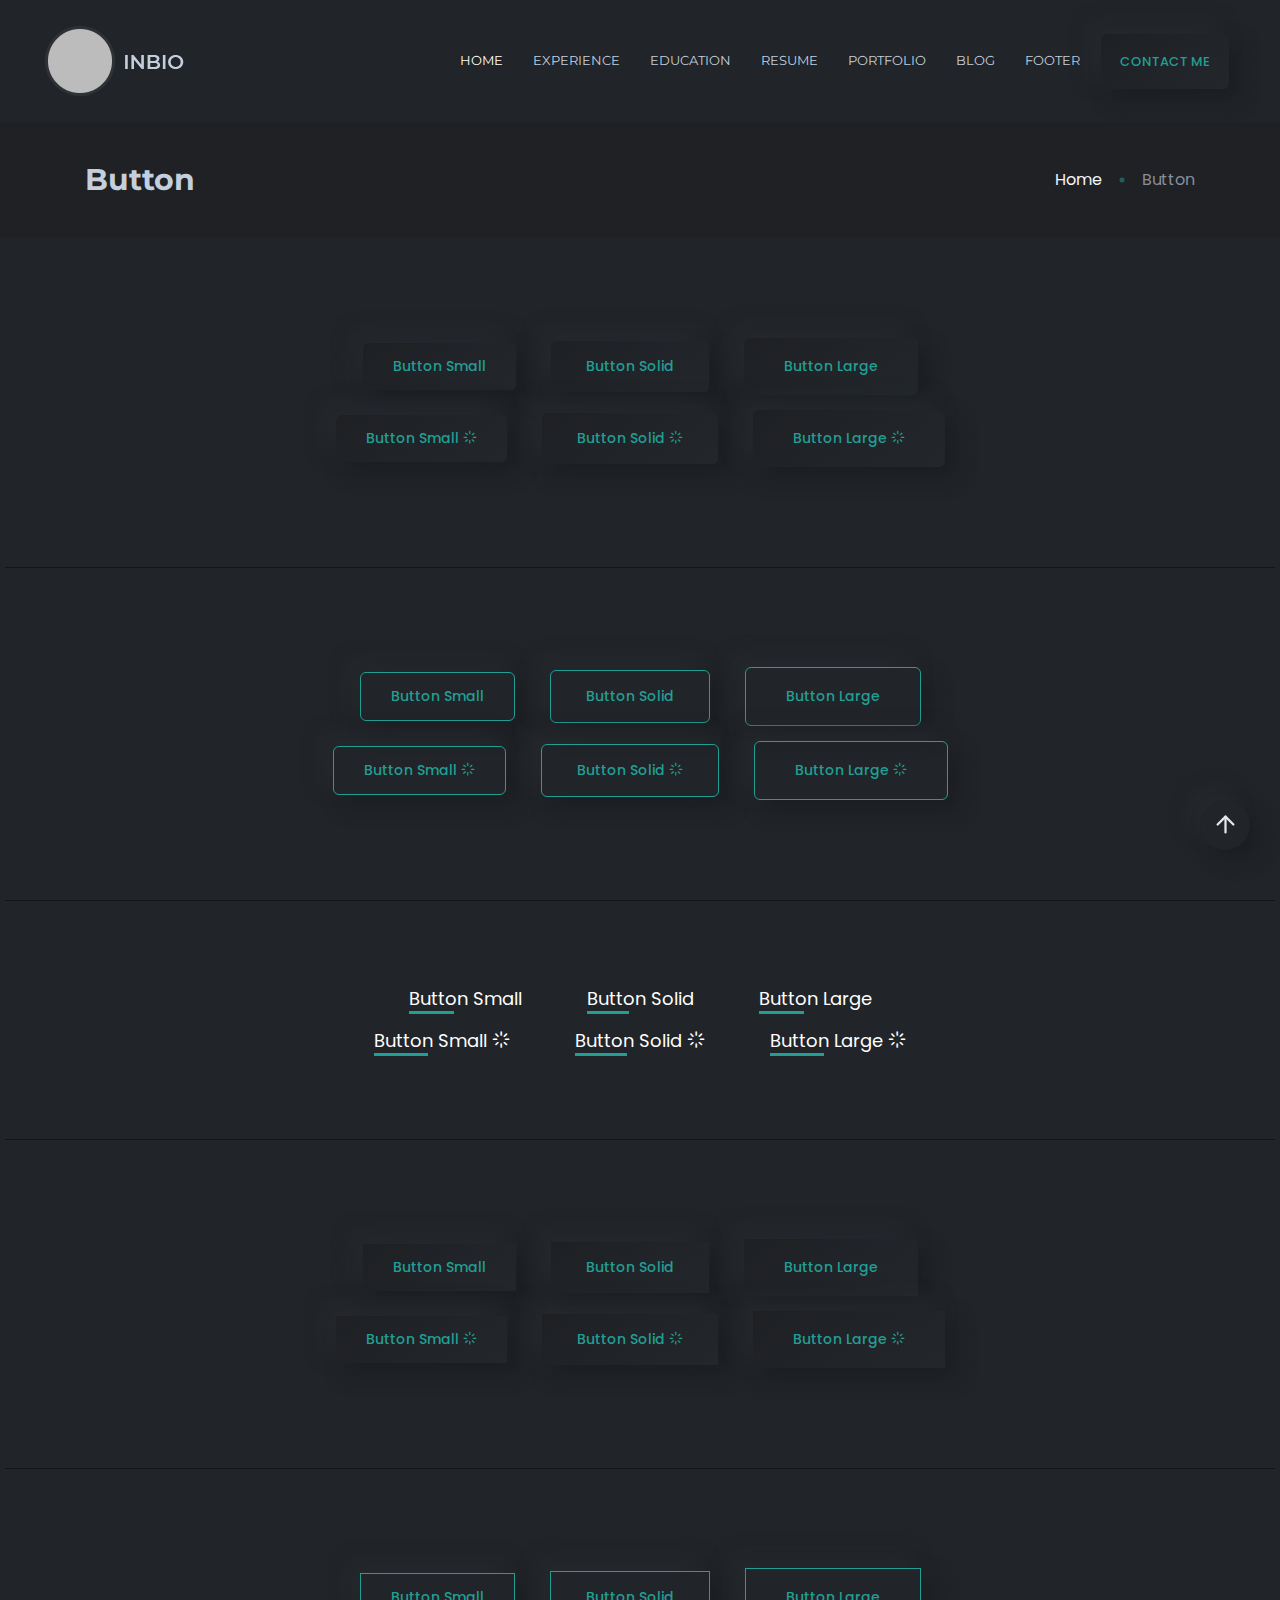
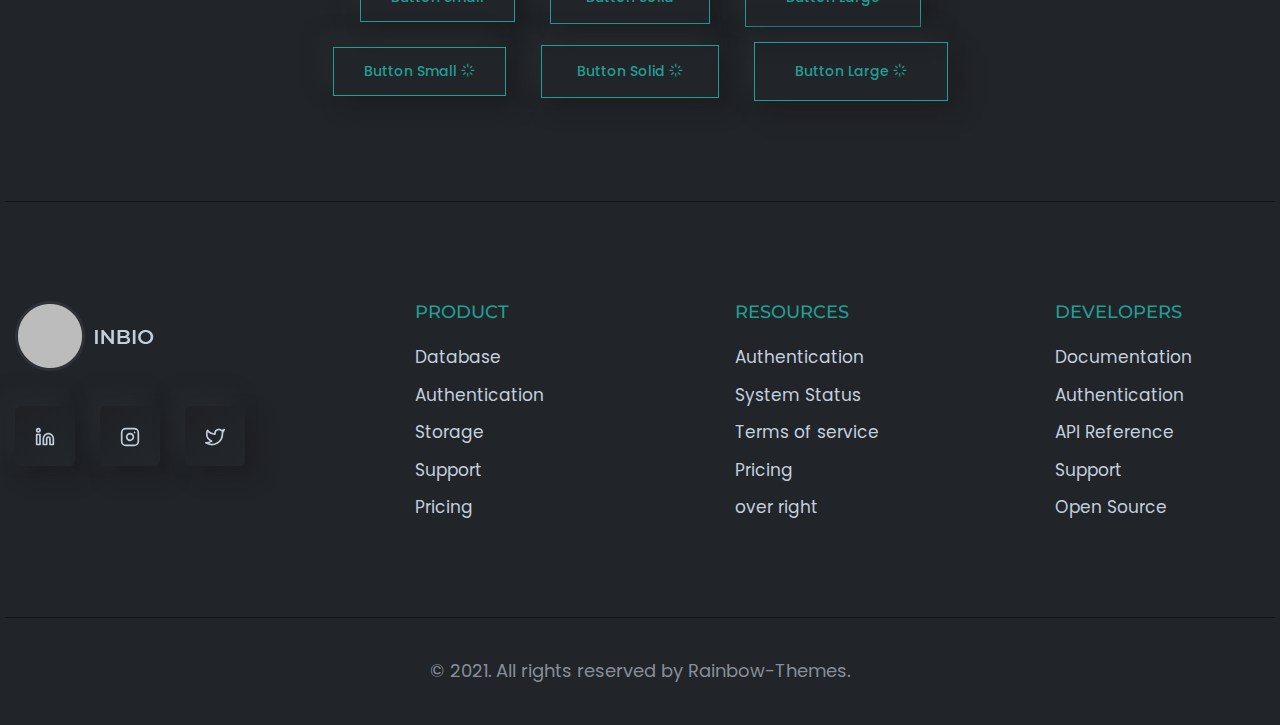
<file: button.html>
<!DOCTYPE html>
<html lang="en">

<head>
    <meta charset="utf-8">
    <meta http-equiv="x-ua-compatible" content="ie=edge">
    <title>Home Default || Inbio - Personal Portfolio Bootstrap Template</title>
    <meta name="robots" content="noindex, follow" />
    <meta name="description" content="">
    <meta name="viewport" content="width=device-width, initial-scale=1, shrink-to-fit=no">
    <!-- Favicon -->
    <link rel="shortcut icon" type="image/x-icon" href="assets/images/favicon.ico">
    <!-- CSS 
    ============================================ -->
    <link rel="stylesheet" href="assets/css/vendor/bootstrap.min.css">
    <link rel="stylesheet" href="assets/css/vendor/slick.css">
    <link rel="stylesheet" href="assets/css/vendor/slick-theme.css">
    <link rel="stylesheet" href="assets/css/vendor/aos.css">
    <link rel="stylesheet" href="assets/css/plugins/feature.css">
    <!-- Style css -->
    <link rel="stylesheet" href="assets/css/style.css">
</head>

<body class="template-color-1 button-style spybody" data-spy="scroll" data-target=".navbar-example2" data-offset="150">
    <!-- header - developer home -->
    <!-- Start Header -->
    <header class="rn-header haeder-default black-logo-version header--fixed header--sticky">
        <div class="header-wrapper rn-popup-mobile-menu m--0 row align-items-center">
            <!-- Start Header Left -->
            <div class="col-lg-2 col-6">
                <div class="header-left">
                    <div class="logo">
                        <a href="index.html">
                            <img src="assets/images/logo/logo.png" alt="logo">
                        </a>
                    </div>
                </div>
            </div>
            <!-- End Header Left -->
            <!-- Start Header Center -->
            <div class="col-lg-10 col-6">
                <div class="header-center">
                    <nav id="sideNav" class="mainmenu-nav navbar-example2 d-none d-xl-block">
                        <!-- Start Mainmanu Nav -->
                        <ul class="primary-menu nav nav-pills">
                            <li class="nav-item"><a class="nav-link smoth-animation active" href="#home">Home</a></li>
                            <li class="nav-item"><a class="nav-link smoth-animation" href="#experiences">Experience</a></li>
                            <li class="nav-item"><a class="nav-link smoth-animation" href="#educations">Education</a></li>
                            <li class="nav-item"><a class="nav-link smoth-animation" href="#resume">Resume</a></li>
                            <li class="nav-item"><a class="nav-link smoth-animation" href="#portfolio">Portfolio</a></li>
                            <li class="nav-item"><a class="nav-link smoth-animation" href="#blog">Blog</a></li>
                            <li class="nav-item"><a class="nav-link smoth-animation" href="#footer">Footer</a></li>
                        </ul>
                        <!-- End Mainmanu Nav -->
                    </nav>
                    <!-- Start Header Right  -->
                    <div class="header-right">
                        <a class="rn-btn" href="#contacts"><span>CONTACT ME</span></a>

                        <div class="hamberger-menu d-block d-xl-none">
                            <i id="menuBtn" class="feather-menu humberger-menu"></i>
                        </div>

                        <div class="close-menu d-block">
                            <span class="closeTrigger">
                                <i data-feather="x"></i>
                            </span>
                        </div>
                    </div>
                    <!-- End Header Right  -->

                </div>
            </div>
            <!-- End Header Center -->
        </div>
    </header>
    <!-- End Header Area -->

    <!-- Start Popup Mobile Menu  -->
    <div class="popup-mobile-menu">
        <div class="inner">
            <div class="menu-top">
                <div class="menu-header">
                    <a class="logo" href="index.html">
                        <img src="assets/images/logo/logo.png" alt="Personal Portfolio">
                    </a>
                    <div class="close-button">
                        <button class="close-menu-activation close"><i data-feather="x"></i></button>
                    </div>
                </div>
                <p class="discription">Lorem ipsum dolor sit amet consect adipisicing elit repellendus.
                </p>
            </div>
            <div class="content">
                <ul class="primary-menu nav nav-pills">
                    <li class="nav-item"><a class="nav-link smoth-animation active" href="#home">Home</a></li>
                    <li class="nav-item"><a class="nav-link smoth-animation" href="#experiences">Experience</a></li>
                    <li class="nav-item"><a class="nav-link smoth-animation" href="#educations">Education</a></li>
                    <li class="nav-item"><a class="nav-link smoth-animation" href="#resume">Resume</a></li>
                    <li class="nav-item"><a class="nav-link smoth-animation" href="#portfolio">Portfolio</a></li>
                    <li class="nav-item"><a class="nav-link smoth-animation" href="#blog">Blog</a></li>
                    <li class="nav-item"><a class="nav-link smoth-animation" href="#footer">Footer</a></li>
                </ul>
                <!-- social sharea area -->
                <div class="social-share-style-1 mt--40">
                    <span class="title">find with me</span>
                    <ul class="social-share d-flex liststyle">
                        <li class="facebook"><a href="#"><svg xmlns="http://www.w3.org/2000/svg" width="24" height="24" viewBox="0 0 24 24" fill="none" stroke="currentColor" stroke-width="2" stroke-linecap="round" stroke-linejoin="round" class="feather feather-facebook">
                                    <path d="M18 2h-3a5 5 0 0 0-5 5v3H7v4h3v8h4v-8h3l1-4h-4V7a1 1 0 0 1 1-1h3z"></path>
                                </svg></a>
                        </li>
                        <li class="instagram"><a href="#"><svg xmlns="http://www.w3.org/2000/svg" width="24" height="24" viewBox="0 0 24 24" fill="none" stroke="currentColor" stroke-width="2" stroke-linecap="round" stroke-linejoin="round" class="feather feather-instagram">
                                    <rect x="2" y="2" width="20" height="20" rx="5" ry="5"></rect>
                                    <path d="M16 11.37A4 4 0 1 1 12.63 8 4 4 0 0 1 16 11.37z"></path>
                                    <line x1="17.5" y1="6.5" x2="17.51" y2="6.5"></line>
                                </svg></a>
                        </li>
                        <li class="linkedin"><a href="#"><svg xmlns="http://www.w3.org/2000/svg" width="24" height="24" viewBox="0 0 24 24" fill="none" stroke="currentColor" stroke-width="2" stroke-linecap="round" stroke-linejoin="round" class="feather feather-linkedin">
                                    <path d="M16 8a6 6 0 0 1 6 6v7h-4v-7a2 2 0 0 0-2-2 2 2 0 0 0-2 2v7h-4v-7a6 6 0 0 1 6-6z"></path>
                                    <rect x="2" y="9" width="4" height="12"></rect>
                                    <circle cx="4" cy="4" r="2"></circle>
                                </svg></a>
                        </li>
                    </ul>
                </div>
                <!-- end -->
            </div>
        </div>
    </div>

    <main class="main-page-wrapper">

        <!-- Start bread vrumb area -->
        <div class="breadcrumb-area rn-section-gap breadcrumb-style-one">
            <div class="plr--85">
                <div class="row">
                    <div class="col-lg-12">
                        <div class="breadcrumb-inner">
                            <h1 class="title">Button</h1>
                            <ul class="page-list">
                                <li><a href="index.html">Home</a></li>
                                <li class="separator"></li>
                                <li class="current-page">Button</li>
                            </ul>
                        </div>
                    </div>
                </div>
            </div>
        </div>
        <!-- Start bread vrumb area -->

        <!-- Start Button Style one -->
        <div class="button-area button-style-one rn-section-gap ">
            <div class="container">
                <div class="row">
                    <div class="col-lg-12">
                        <div class="button-group text-center">
                            <a class="rn-btn btn-small" href="#">Button Small</a>
                            <a class="rn-btn" href="#">Button Solid</a>
                            <a class="rn-btn btn-large" href="#">Button Large</a>
                        </div>
                        <div class="button-group text-center">
                            <a class="rn-btn btn-small" href="#">Button Small <i class="feather-loader"></i></a>
                            <a class="rn-btn" href="#">Button Solid <i class="feather-loader"></i></a>
                            <a class="rn-btn btn-large" href="#">Button Large <i class="feather-loader"></i></a>
                        </div>
                    </div>
                </div>
            </div>
        </div>
        <!-- Start Button Style one -->

        <!-- Start Button Style two border -->
        <div class="button-area button-style-one rn-section-gap section-separator">
            <div class="container">
                <div class="row">
                    <div class="col-lg-12">
                        <div class="button-group text-center">
                            <a class="rn-btn border-button btn-small" href="#">Button Small</a>
                            <a class="rn-btn border-button" href="#">Button Solid</a>
                            <a class="rn-btn border-button btn-large" href="#">Button Large</a>
                        </div>
                        <div class="button-group text-center">
                            <a class="rn-btn border-button btn-small" href="#">Button Small <i class="feather-loader"></i></a>
                            <a class="rn-btn border-button" href="#">Button Solid <i class="feather-loader"></i></a>
                            <a class="rn-btn border-button btn-large" href="#">Button Large <i class="feather-loader"></i></a>
                        </div>
                    </div>
                </div>
            </div>
        </div>
        <!-- Start Button Style two -->

        <!-- Start Button Style one -->
        <div class="button-area button-style-underline rn-section-gap section-separator ">
            <div class="container">
                <div class="row">
                    <div class="col-lg-12">
                        <div class="button-group text-center">
                            <a class="rn-btn-ulderline btn-small" href="#">Button Small</a>
                            <a class="rn-btn-ulderline" href="#">Button Solid</a>
                            <a class="rn-btn-ulderline btn-large" href="#">Button Large</a>
                        </div>
                        <div class="button-group text-center">
                            <a class="rn-btn-ulderline btn-small" href="#">Button Small <i class="feather-loader"></i></a>
                            <a class="rn-btn-ulderline" href="#">Button Solid <i class="feather-loader"></i></a>
                            <a class="rn-btn-ulderline btn-large" href="#">Button Large <i class="feather-loader"></i></a>
                        </div>
                    </div>
                </div>
            </div>
        </div>
        <!-- Start Button Style two -->

        <!-- Start Button Style one -->
        <div class="button-area button-style-one button-style-border-radius rn-section-gap section-separator ">
            <div class="container">
                <div class="row">
                    <div class="col-lg-12">
                        <div class="button-group text-center">
                            <a class="rn-btn btn-small" href="#">Button Small</a>
                            <a class="rn-btn" href="#">Button Solid</a>
                            <a class="rn-btn btn-large" href="#">Button Large</a>
                        </div>
                        <div class="button-group text-center">
                            <a class="rn-btn btn-small" href="#">Button Small <i class="feather-loader"></i></a>
                            <a class="rn-btn" href="#">Button Solid <i class="feather-loader"></i></a>
                            <a class="rn-btn btn-large" href="#">Button Large <i class="feather-loader"></i></a>
                        </div>
                    </div>
                </div>
            </div>
        </div>
        <!-- Start Button Style two -->

        <!-- Start Button Style one -->
        <div class="button-area button-style-one button-style-border-radius rn-section-gap section-separator ">
            <div class="container">
                <div class="row">
                    <div class="col-lg-12">
                        <div class="button-group text-center">
                            <a class="rn-btn border-button btn-small" href="#">Button Small</a>
                            <a class="rn-btn border-button" href="#">Button Solid</a>
                            <a class="rn-btn border-button btn-large" href="#">Button Large</a>
                        </div>
                        <div class="button-group text-center">
                            <a class="rn-btn border-button btn-small" href="#">Button Small <i class="feather-loader"></i></a>
                            <a class="rn-btn border-button" href="#">Button Solid <i class="feather-loader"></i></a>
                            <a class="rn-btn border-button btn-large" href="#">Button Large <i class="feather-loader"></i></a>
                        </div>
                    </div>
                </div>
            </div>
        </div>
        <!-- Start Button Style two -->



        <!-- Back to  top Start -->
        <div class="backto-top">
            <div>
                <i data-feather="arrow-up"></i>
            </div>
        </div>
        <!-- Back to top end -->




        <!-- Rn footer area Start -->
        <div id="footer" class="rn-footer-area footer-style-2 rn-section-gapTop section-separator">
            <div class="container pb--80 pb_sm--40 plr_sm--20">
                <div class="row">
                    <div class="col-xl-3 col-12 col-lg-3 col-md-6 col-sm-6 col-12">
                        <div class="logo-thumbnail">
                            <a href="#"><img src="assets/images/logo/logo.png" alt="logo-image"></a>
                        </div>
                        <div class="social-icone-wrapper">
                            <ul class="social-share d-flex liststyle">
                                <li class="facebook"><a href="#"><i data-feather="linkedin"></i></a>
                                </li>
                                <li class="instagram"><a href="#"><i data-feather="instagram"></i></a>
                                </li>
                                <li class="linkedin"><a href="#"><i data-feather="twitter"></i></a>
                                </li>
                            </ul>
                        </div>
                    </div>
                    <div class="col-sl-3 col-12 mt_sm--20 col-lg-3 col-md-6 col-sm-6 col-12">
                        <div class="menu-wrapper">
                            <div class="menu-title">
                                <h6>product</h6>
                            </div>
                            <ul class="menu-footer">
                                <li><a href="#">Database</a></li>
                                <li><a href="#">Authentication</a></li>
                                <li><a href="#">Storage</a></li>
                                <li><a href="#">Support</a></li>
                                <li><a href="#">Pricing</a></li>
                            </ul>
                        </div>
                    </div>
                    <div class="col-sl-3 col-12 mt_sm--20 col-lg-3 col-md-6 col-sm-6 col-12">
                        <div class="menu-wrapper">
                            <div class="menu-title">
                                <h6>Resources</h6>
                            </div>
                            <ul class="menu-footer">
                                <li><a href="#">Authentication</a></li>
                                <li><a href="#">System Status</a></li>
                                <li><a href="#">Terms of service</a></li>
                                <li><a href="#">Pricing</a></li>
                                <li><a href="#">over right</a></li>
                            </ul>
                        </div>
                    </div>
                    <div class="col-sl-3 col-12 mt_sm--20 col-lg-3 col-md-6 col-sm-6 col-12">
                        <div class="menu-wrapper">
                            <div class="menu-title">
                                <h6>Developers</h6>
                            </div>
                            <ul class="menu-footer">
                                <li><a href="#">Documentation</a></li>
                                <li><a href="#">Authentication</a></li>
                                <li><a href="#">API Reference</a></li>
                                <li><a href="#">Support</a></li>
                                <li><a href="#">Open Source</a></li>
                            </ul>
                        </div>
                    </div>
                </div>
            </div>
            <div class="copyright text-center ptb--40 section-separator">
                <p class="description">© 2021. All rights reserved by <a target="_blank" href="https://themeforest.net/user/rainbow-themes/portfolio">Rainbow-Themes.</a></p>
            </div>
        </div>
        <!-- Rn footer area end -->
    </main>


    <!-- JS ============================================ -->
    <script src="assets/js/vendor/jquery.js"></script>
    <script src="assets/js/vendor/modernizer.min.js"></script>
    <script src="assets/js/vendor/feather.min.js"></script>
    <script src="assets/js/vendor/slick.min.js"></script>
    <script src="assets/js/vendor/bootstrap.js"></script>
    <script src="assets/js/vendor/text-type.js"></script>
    <script src="assets/js/vendor/wow.js"></script>
    <script src="assets/js/vendor/aos.js"></script>
    <script src="assets/js/vendor/particles.js"></script>
    <!-- main JS -->
    <script src="assets/js/main.js"></script>
</body>

</html>
</file>
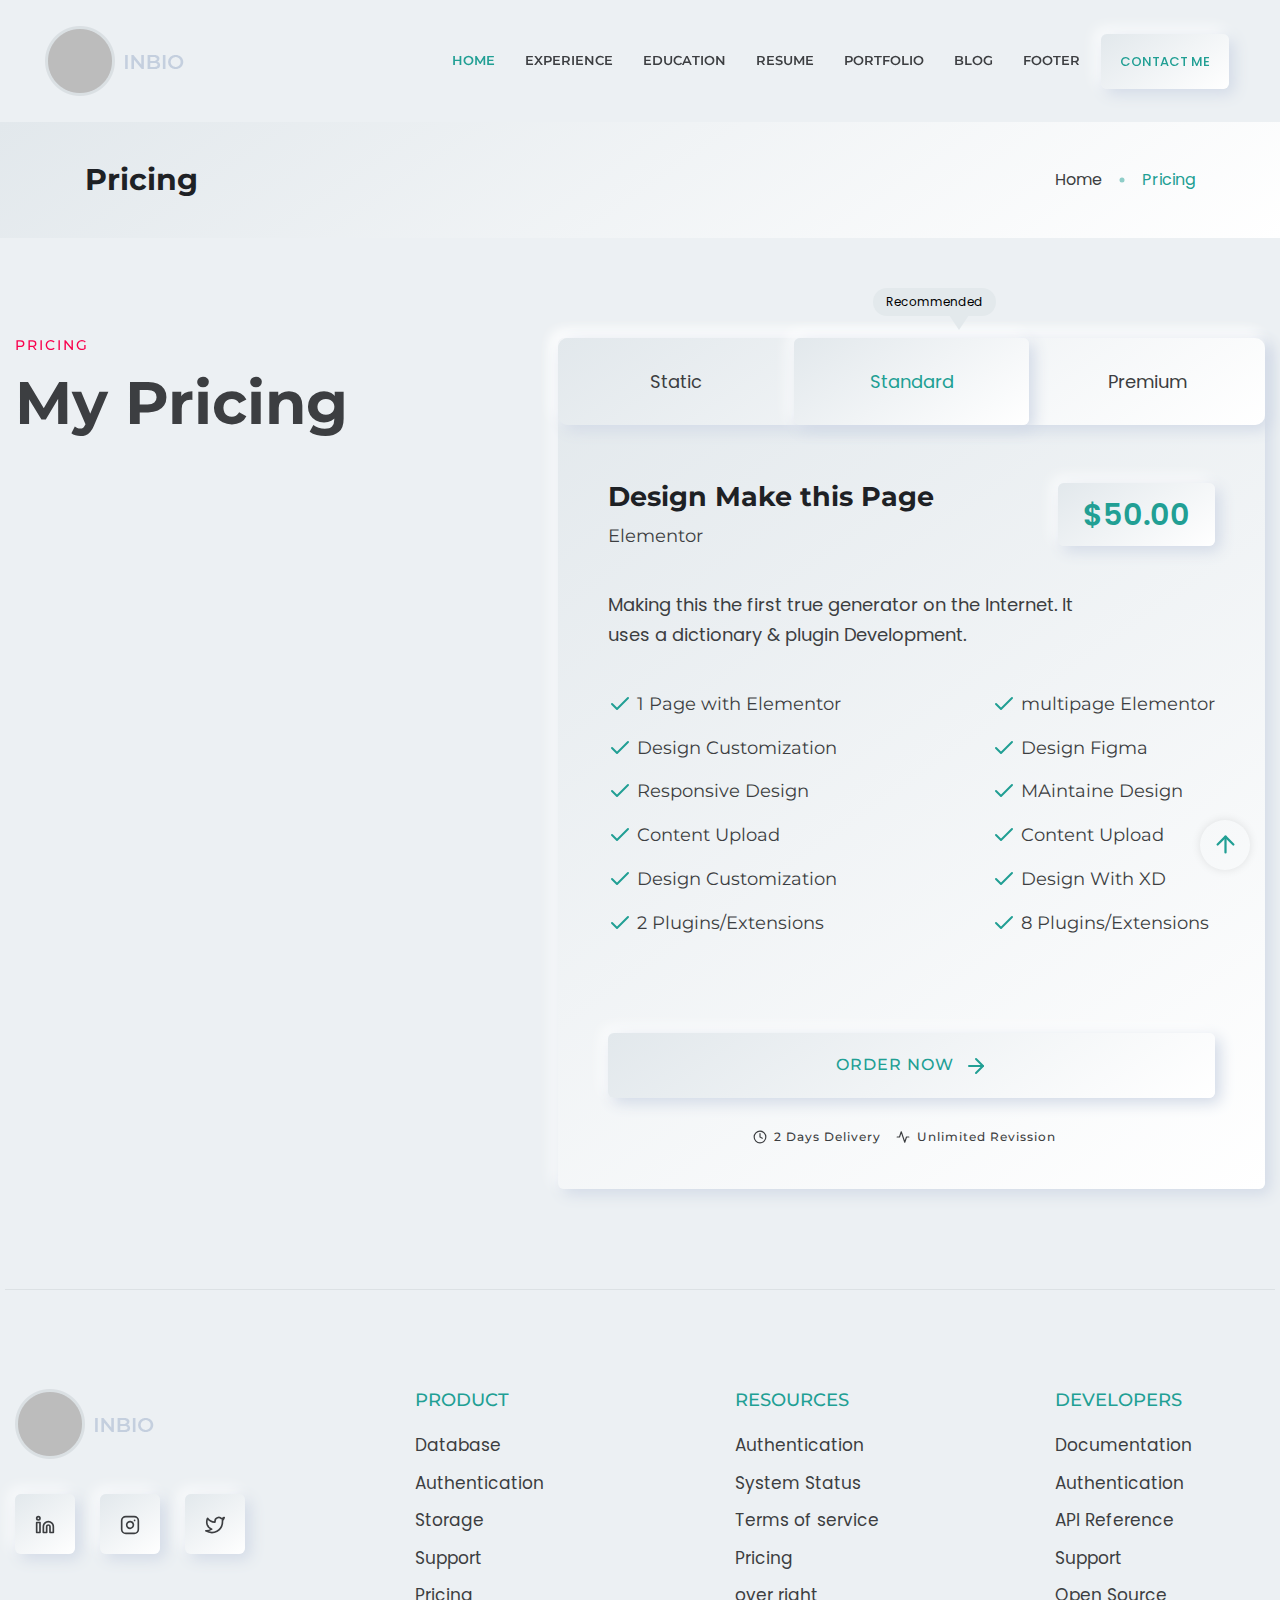
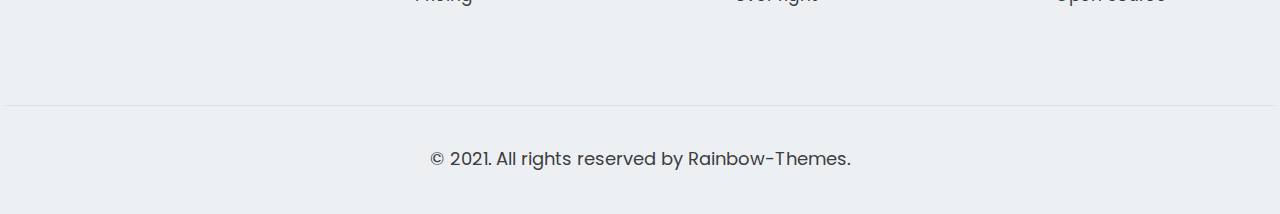
<file: pricing-white-version.html>
<!DOCTYPE html>
<html lang="en">

<head>
    <meta charset="utf-8">
    <meta http-equiv="x-ua-compatible" content="ie=edge">
    <title>Home Default || Inbio - Personal Portfolio Bootstrap Template</title>
    <meta name="robots" content="noindex, follow" />
    <meta name="description" content="">
    <meta name="viewport" content="width=device-width, initial-scale=1, shrink-to-fit=no">
    <!-- Favicon -->
    <link rel="shortcut icon" type="image/x-icon" href="assets/images/favicon.ico">
    <!-- CSS 
    ============================================ -->
    <link rel="stylesheet" href="assets/css/vendor/bootstrap.min.css">
    <link rel="stylesheet" href="assets/css/vendor/slick.css">
    <link rel="stylesheet" href="assets/css/vendor/slick-theme.css">
    <link rel="stylesheet" href="assets/css/vendor/aos.css">
    <link rel="stylesheet" href="assets/css/plugins/feature.css">
    <!-- Style css -->
    <link rel="stylesheet" href="assets/css/style.css">
</head>

<body class="white-version button-style spybody" data-spy="scroll" data-target=".navbar-example2" data-offset="150">
    <!-- header - developer home -->
    <!-- Start Header -->
    <header class="rn-header haeder-default black-logo-version header--fixed header--sticky">
        <div class="header-wrapper rn-popup-mobile-menu m--0 row align-items-center">
            <!-- Start Header Left -->
            <div class="col-lg-2 col-6">
                <div class="header-left">
                    <div class="logo">
                        <a href="index.html">
                            <img src="assets/images/logo/logo-3.png" alt="logo">
                        </a>
                    </div>
                </div>
            </div>
            <!-- End Header Left -->
            <!-- Start Header Center -->
            <div class="col-lg-10 col-6">
                <div class="header-center">
                    <nav id="sideNav" class="mainmenu-nav navbar-example2 d-none d-xl-block">
                        <!-- Start Mainmanu Nav -->
                        <ul class="primary-menu nav nav-pills">
                            <li class="nav-item"><a class="nav-link smoth-animation active" href="#home">Home</a></li>
                            <li class="nav-item"><a class="nav-link smoth-animation" href="#experiences">Experience</a>
                            </li>
                            <li class="nav-item"><a class="nav-link smoth-animation" href="#educations">Education</a>
                            </li>
                            <li class="nav-item"><a class="nav-link smoth-animation" href="#resume">Resume</a></li>
                            <li class="nav-item"><a class="nav-link smoth-animation" href="#portfolio">Portfolio</a>
                            </li>
                            <li class="nav-item"><a class="nav-link smoth-animation" href="#blog">Blog</a></li>
                            <li class="nav-item"><a class="nav-link smoth-animation" href="#footer">Footer</a></li>
                        </ul>
                        <!-- End Mainmanu Nav -->
                    </nav>
                    <!-- Start Header Right  -->
                    <div class="header-right">
                        <a class="rn-btn" href="#contacts"><span>CONTACT ME</span></a>

                        <div class="hamberger-menu d-block d-xl-none">
                            <i id="menuBtn" class="feather-menu humberger-menu"></i>
                        </div>

                        <div class="close-menu d-block">
                            <span class="closeTrigger">
                                <i data-feather="x"></i>
                            </span>
                        </div>
                    </div>
                    <!-- End Header Right  -->

                </div>
            </div>
            <!-- End Header Center -->
        </div>
    </header>
    <!-- End Header Area -->
    <!-- Start Popup Mobile Menu  -->
    <div class="popup-mobile-menu">
        <div class="inner">
            <div class="menu-top">
                <div class="menu-header">
                    <a class="logo" href="index.html">
                        <img src="assets/images/logo/logo-3.png" alt="Personal Portfolio">
                    </a>
                    <div class="close-button">
                        <button class="close-menu-activation close"><i data-feather="x"></i></button>
                    </div>
                </div>
                <p class="discription">Lorem ipsum dolor sit amet consect adipisicing elit repellendus.
                </p>
            </div>
            <div class="content">
                <ul class="primary-menu nav nav-pills">
                    <li class="nav-item"><a class="nav-link smoth-animation active" href="#home">Home</a></li>
                    <li class="nav-item"><a class="nav-link smoth-animation" href="#experiences">Experience</a></li>
                    <li class="nav-item"><a class="nav-link smoth-animation" href="#educations">Education</a></li>
                    <li class="nav-item"><a class="nav-link smoth-animation" href="#resume">Resume</a></li>
                    <li class="nav-item"><a class="nav-link smoth-animation" href="#portfolio">Portfolio</a></li>
                    <li class="nav-item"><a class="nav-link smoth-animation" href="#blog">Blog</a></li>
                    <li class="nav-item"><a class="nav-link smoth-animation" href="#footer">Footer</a></li>
                </ul>
                <!-- social sharea area -->
                <div class="social-share-style-1 mt--40">
                    <span class="title">find with me</span>
                    <ul class="social-share d-flex liststyle">
                        <li class="facebook"><a href="#"><svg xmlns="http://www.w3.org/2000/svg" width="24" height="24" viewBox="0 0 24 24" fill="none" stroke="currentColor" stroke-width="2" stroke-linecap="round" stroke-linejoin="round" class="feather feather-facebook">
                                    <path d="M18 2h-3a5 5 0 0 0-5 5v3H7v4h3v8h4v-8h3l1-4h-4V7a1 1 0 0 1 1-1h3z"></path>
                                </svg></a>
                        </li>
                        <li class="instagram"><a href="#"><svg xmlns="http://www.w3.org/2000/svg" width="24" height="24" viewBox="0 0 24 24" fill="none" stroke="currentColor" stroke-width="2" stroke-linecap="round" stroke-linejoin="round" class="feather feather-instagram">
                                    <rect x="2" y="2" width="20" height="20" rx="5" ry="5"></rect>
                                    <path d="M16 11.37A4 4 0 1 1 12.63 8 4 4 0 0 1 16 11.37z"></path>
                                    <line x1="17.5" y1="6.5" x2="17.51" y2="6.5"></line>
                                </svg></a>
                        </li>
                        <li class="linkedin"><a href="#"><svg xmlns="http://www.w3.org/2000/svg" width="24" height="24" viewBox="0 0 24 24" fill="none" stroke="currentColor" stroke-width="2" stroke-linecap="round" stroke-linejoin="round" class="feather feather-linkedin">
                                    <path d="M16 8a6 6 0 0 1 6 6v7h-4v-7a2 2 0 0 0-2-2 2 2 0 0 0-2 2v7h-4v-7a6 6 0 0 1 6-6z">
                                    </path>
                                    <rect x="2" y="9" width="4" height="12"></rect>
                                    <circle cx="4" cy="4" r="2"></circle>
                                </svg></a>
                        </li>
                    </ul>
                </div>
                <!-- end -->
            </div>
        </div>
    </div>

    <main class="main-page-wrapper">
        <!-- Start bread vrumb area -->
        <div class="breadcrumb-area rn-section-gap breadcrumb-style-one">
            <div class="plr--85">
                <div class="row">
                    <div class="col-lg-12">
                        <div class="breadcrumb-inner">
                            <h1 class="title">Pricing</h1>
                            <ul class="page-list">
                                <li><a href="index.html">Home</a></li>
                                <li class="separator"></li>
                                <li class="current-page">Pricing</li>
                            </ul>
                        </div>
                    </div>
                </div>
            </div>
        </div>
        <!-- Start bread vrumb area -->

        <!-- Pricing Area -->
        <div class="rn-pricing-area rn-section-gap" id="pricing">
            <div class="container">
                <div class="row">
                    <div class="col-lg-5 mb_md--50 mb_sm--40 small-margin-pricing">
                        <div class="d-flex section-flex flex-wrap align-content-start h-100">
                            <div class="position-sticky sticky-top rbt-sticky-top-adjust">
                                <div data-aos="fade-up" data-aos-duration="1000" data-aos-delay="300" data-aos-once="true" class="section-title text-left">
                                    <span class="subtitle">Pricing</span>
                                    <h2 class="title">My Pricing</h2>
                                </div>
                            </div>
                        </div>
                    </div>

                    <div class="col-lg-7">
                        <!-- Pricing Area -->
                        <div data-aos="fade-up" data-aos-duration="1000" data-aos-delay="500" data-aos-once="true" class="navigation-wrapper">
                            <ul class="nav " id="myTab" role="tablist">

                                <li class="nav-item ">
                                    <a class="nav-style" id="test-tab" data-toggle="tab" href="#test" role="tab" aria-controls="test" aria-selected="false">Static</a>
                                </li>

                                <li class="nav-item  recommended">
                                    <a class="nav-style active" id="profile-tab" data-toggle="tab" href="#profile" role="tab" aria-controls="profile" aria-selected="true">Standard</a>
                                </li>
                                <li class="nav-item">
                                    <a class="nav-style" id="contact-tab" data-toggle="tab" href="#contact" role="tab" aria-controls="contact" aria-selected="false">Premium</a>
                                </li>
                            </ul>
                            <div class="tab-content" id="myTabContent">

                                <div class="tab-pane fade " id="test" role="tabpanel" aria-labelledby="test-tab">
                                    <!-- Pricing Start -->
                                    <div class="rn-pricing">
                                        <div class="pricing-header">
                                            <div class="header-left">
                                                <h2 class="title">Make Your Single Page</h2>
                                                <span>Elementor</span>
                                            </div>
                                            <div class="header-right">
                                                <span>$30.00</span>
                                            </div>
                                        </div>
                                        <div class="pricing-body">
                                            <p class="description">
                                                All the Lorem Ipsum generators on the Internet tend to repeat predefined chunks as necessary
                                            </p>
                                            <div class="check-wrapper">
                                                <div class="left-area">
                                                    <div class="check d-flex">
                                                        <i data-feather="check"></i>
                                                        <p>1 Page with Elementor</p>
                                                    </div>
                                                    <div class="check d-flex">
                                                        <i data-feather="check"></i>
                                                        <p>Design Customization</p>
                                                    </div>
                                                    <div class="check d-flex">
                                                        <i data-feather="check"></i>
                                                        <p>Responsive Design</p>
                                                    </div>
                                                    <div class="check d-flex">
                                                        <i data-feather="check"></i>
                                                        <p>Content Upload</p>
                                                    </div>
                                                    <div class="check d-flex">
                                                        <i data-feather="check"></i>
                                                        <p>Design Customization</p>
                                                    </div>
                                                    <div class="check d-flex">
                                                        <i data-feather="check"></i>
                                                        <p>2 Plugins/Extensions</p>
                                                    </div>
                                                </div>
                                                <div class="right-area">
                                                    <div class="check d-flex">
                                                        <i data-feather="check"></i>
                                                        <p>multipage Elementor</p>
                                                    </div>
                                                    <div class="check d-flex">
                                                        <i data-feather="check"></i>
                                                        <p>Design Figma</p>
                                                    </div>
                                                    <div class="check d-flex">
                                                        <i data-feather="check"></i>
                                                        <p>MAintaine Design</p>
                                                    </div>
                                                    <div class="check d-flex">
                                                        <i data-feather="check"></i>
                                                        <p>Content Upload</p>
                                                    </div>
                                                    <div class="check d-flex">
                                                        <i data-feather="check"></i>
                                                        <p>Design With XD</p>
                                                    </div>
                                                    <div class="check d-flex">
                                                        <i data-feather="check"></i>
                                                        <p>8 Plugins/Extensions</p>
                                                    </div>
                                                </div>
                                            </div>
                                        </div>
                                        <div class="pricing-footer">
                                            <a href="#" class="rn-btn d-block">
                                                <span>ORDER NOW</span>
                                                <i data-feather="arrow-right"></i>
                                            </a>
                                            <div class="time-line">
                                                <div class="single-cmt d-flex">
                                                    <i data-feather="clock"></i>
                                                    <span>2 Days Delivery</span>
                                                </div>
                                                <div class="single-cmt d-flex">
                                                    <i data-feather="activity"></i>
                                                    <span>Unlimited Revission</span>
                                                </div>
                                            </div>
                                        </div>
                                    </div>
                                    <!-- End -->
                                </div>

                                <div class="tab-pane fade show active" id="profile" role="tabpanel" aria-labelledby="profile-tab">
                                    <!-- Pricing Start -->
                                    <div class="rn-pricing">
                                        <div class="pricing-header">
                                            <div class="header-left">
                                                <h2 class="title">Design Make this Page</h2>
                                                <span>Elementor</span>
                                            </div>
                                            <div class="header-right">
                                                <span>$50.00</span>
                                            </div>
                                        </div>
                                        <div class="pricing-body">
                                            <p class="description">
                                                Making this the first true generator on the Internet. It uses a dictionary & plugin Development.
                                            </p>
                                            <div class="check-wrapper">
                                                <div class="left-area">
                                                    <div class="check d-flex">
                                                        <i data-feather="check"></i>
                                                        <p>1 Page with Elementor</p>
                                                    </div>
                                                    <div class="check d-flex">
                                                        <i data-feather="check"></i>
                                                        <p>Design Customization</p>
                                                    </div>
                                                    <div class="check d-flex">
                                                        <i data-feather="check"></i>
                                                        <p>Responsive Design</p>
                                                    </div>
                                                    <div class="check d-flex">
                                                        <i data-feather="check"></i>
                                                        <p>Content Upload</p>
                                                    </div>
                                                    <div class="check d-flex">
                                                        <i data-feather="check"></i>
                                                        <p>Design Customization</p>
                                                    </div>
                                                    <div class="check d-flex">
                                                        <i data-feather="check"></i>
                                                        <p>2 Plugins/Extensions</p>
                                                    </div>
                                                </div>
                                                <div class="right-area">
                                                    <div class="check d-flex">
                                                        <i data-feather="check"></i>
                                                        <p>multipage Elementor</p>
                                                    </div>
                                                    <div class="check d-flex">
                                                        <i data-feather="check"></i>
                                                        <p>Design Figma</p>
                                                    </div>
                                                    <div class="check d-flex">
                                                        <i data-feather="check"></i>
                                                        <p>MAintaine Design</p>
                                                    </div>
                                                    <div class="check d-flex">
                                                        <i data-feather="check"></i>
                                                        <p>Content Upload</p>
                                                    </div>
                                                    <div class="check d-flex">
                                                        <i data-feather="check"></i>
                                                        <p>Design With XD</p>
                                                    </div>
                                                    <div class="check d-flex">
                                                        <i data-feather="check"></i>
                                                        <p>8 Plugins/Extensions</p>
                                                    </div>
                                                </div>
                                            </div>
                                        </div>
                                        <div class="pricing-footer">
                                            <a href="#" class="rn-btn d-block">
                                                <span>ORDER NOW</span>
                                                <i data-feather="arrow-right"></i>
                                            </a>
                                            <div class="time-line d-flex">
                                                <div class="single-cmt d-flex">
                                                    <i data-feather="clock"></i>
                                                    <span>2 Days Delivery</span>
                                                </div>
                                                <div class="single-cmt d-flex">
                                                    <i data-feather="activity"></i>
                                                    <span>Unlimited Revission</span>
                                                </div>
                                            </div>
                                        </div>
                                    </div>
                                    <!-- End -->
                                </div>

                                <div class="tab-pane fade" id="contact" role="tabpanel" aria-labelledby="contact-tab">
                                    <!-- Pricing Start -->
                                    <div class="rn-pricing">
                                        <div class="pricing-header">
                                            <div class="header-left">
                                                <h2 class="title">Customize Your Single Page</h2>
                                                <span>Elementor</span>
                                            </div>
                                            <div class="header-right">
                                                <span>$90.00</span>
                                            </div>
                                        </div>
                                        <div class="pricing-body">
                                            <p class="description">
                                                I will install your desire theme and made like Theme demo and customize
                                                your single page( homepage)
                                            </p>
                                            <div class="check-wrapper">
                                                <div class="left-area">
                                                    <div class="check d-flex">
                                                        <i data-feather="check"></i>
                                                        <p>1 Page with Elementor</p>
                                                    </div>
                                                    <div class="check d-flex">
                                                        <i data-feather="check"></i>
                                                        <p>Design Customization</p>
                                                    </div>
                                                    <div class="check d-flex">
                                                        <i data-feather="check"></i>
                                                        <p>Responsive Design</p>
                                                    </div>
                                                    <div class="check d-flex">
                                                        <i data-feather="check"></i>
                                                        <p>Content Upload</p>
                                                    </div>
                                                    <div class="check d-flex">
                                                        <i data-feather="check"></i>
                                                        <p>Design Customization</p>
                                                    </div>
                                                    <div class="check d-flex">
                                                        <i data-feather="check"></i>
                                                        <p>2 Plugins/Extensions</p>
                                                    </div>
                                                </div>
                                                <div class="right-area">
                                                    <div class="check d-flex">
                                                        <i data-feather="check"></i>
                                                        <p>multipage Elementor</p>
                                                    </div>
                                                    <div class="check d-flex">
                                                        <i data-feather="check"></i>
                                                        <p>Design Figma</p>
                                                    </div>
                                                    <div class="check d-flex">
                                                        <i data-feather="check"></i>
                                                        <p>MAintaine Design</p>
                                                    </div>
                                                    <div class="check d-flex">
                                                        <i data-feather="check"></i>
                                                        <p>Content Upload</p>
                                                    </div>
                                                    <div class="check d-flex">
                                                        <i data-feather="check"></i>
                                                        <p>Design With XD</p>
                                                    </div>
                                                    <div class="check d-flex">
                                                        <i data-feather="check"></i>
                                                        <p>8 Plugins/Extensions</p>
                                                    </div>
                                                </div>
                                            </div>
                                        </div>
                                        <div class="pricing-footer">
                                            <a href="#" class="rn-btn d-block">
                                                <span>ORDER NOW</span>
                                                <i data-feather="arrow-right"></i>
                                            </a>
                                            <div class="time-line d-flex">
                                                <div class="single-cmt d-flex">
                                                    <i data-feather="clock"></i>
                                                    <span>2 Days Delivery</span>
                                                </div>
                                                <div class="single-cmt d-flex">
                                                    <i data-feather="activity"></i>
                                                    <span>Unlimited Revission</span>
                                                </div>
                                            </div>
                                        </div>
                                    </div>
                                    <!-- End -->
                                </div>

                            </div>
                        </div>
                        <!-- End -->
                    </div>
                </div>
            </div>
        </div>
        <!-- pricing area -->

        <!-- Back to  top Start -->
        <div class="backto-top">
            <div>
                <i data-feather="arrow-up"></i>
            </div>
        </div>
        <!-- Back to top end -->



        <!-- Demo Area  -->

        <!-- End Demo Area  -->

        <!-- Rn footer area Start -->
        <div id="footer" class="rn-footer-area footer-style-2 rn-section-gapTop section-separator">
            <div class="container pb--80 pb_sm--40 plr_sm--20">
                <div class="row">
                    <div class="col-xl-3 col-12 col-lg-3 col-md-6 col-sm-6 col-12">
                        <div class="logo-thumbnail">
                            <a href="#"><img src="assets/images/logo/logo-3.png" alt="logo-image"></a>
                        </div>
                        <div class="social-icone-wrapper">
                            <ul class="social-share d-flex liststyle">
                                <li class="facebook"><a href="#"><i data-feather="linkedin"></i></a>
                                </li>
                                <li class="instagram"><a href="#"><i data-feather="instagram"></i></a>
                                </li>
                                <li class="linkedin"><a href="#"><i data-feather="twitter"></i></a>
                                </li>
                            </ul>
                        </div>
                    </div>
                    <div class="col-sl-3 col-12 mt_sm--20 col-lg-3 col-md-6 col-sm-6 col-12">
                        <div class="menu-wrapper">
                            <div class="menu-title">
                                <h6>product</h6>
                            </div>
                            <ul class="menu-footer">
                                <li><a href="#">Database</a></li>
                                <li><a href="#">Authentication</a></li>
                                <li><a href="#">Storage</a></li>
                                <li><a href="#">Support</a></li>
                                <li><a href="#">Pricing</a></li>
                            </ul>
                        </div>
                    </div>
                    <div class="col-sl-3 col-12 mt_sm--20 col-lg-3 col-md-6 col-sm-6 col-12">
                        <div class="menu-wrapper">
                            <div class="menu-title">
                                <h6>Resources</h6>
                            </div>
                            <ul class="menu-footer">
                                <li><a href="#">Authentication</a></li>
                                <li><a href="#">System Status</a></li>
                                <li><a href="#">Terms of service</a></li>
                                <li><a href="#">Pricing</a></li>
                                <li><a href="#">over right</a></li>
                            </ul>
                        </div>
                    </div>
                    <div class="col-sl-3 col-12 mt_sm--20 col-lg-3 col-md-6 col-sm-6 col-12">
                        <div class="menu-wrapper">
                            <div class="menu-title">
                                <h6>Developers</h6>
                            </div>
                            <ul class="menu-footer">
                                <li><a href="#">Documentation</a></li>
                                <li><a href="#">Authentication</a></li>
                                <li><a href="#">API Reference</a></li>
                                <li><a href="#">Support</a></li>
                                <li><a href="#">Open Source</a></li>
                            </ul>
                        </div>
                    </div>
                </div>
            </div>
            <div class="copyright text-center ptb--40 section-separator">
                <p class="description">© 2021. All rights reserved by <a target="_blank" href="https://themeforest.net/user/rainbow-themes/portfolio">Rainbow-Themes.</a></p>
            </div>
        </div>
        <!-- Rn footer area end -->
    </main>


    <!-- JS ============================================ -->
    <script src="assets/js/vendor/jquery.js"></script>
    <script src="assets/js/vendor/modernizer.min.js"></script>
    <script src="assets/js/vendor/feather.min.js"></script>
    <script src="assets/js/vendor/slick.min.js"></script>
    <script src="assets/js/vendor/bootstrap.js"></script>
    <script src="assets/js/vendor/text-type.js"></script>
    <script src="assets/js/vendor/wow.js"></script>
    <script src="assets/js/vendor/aos.js"></script>
    <script src="assets/js/vendor/particles.js"></script>
    <!-- main JS -->
    <script src="assets/js/main.js"></script>
</body>

</html>
</file>
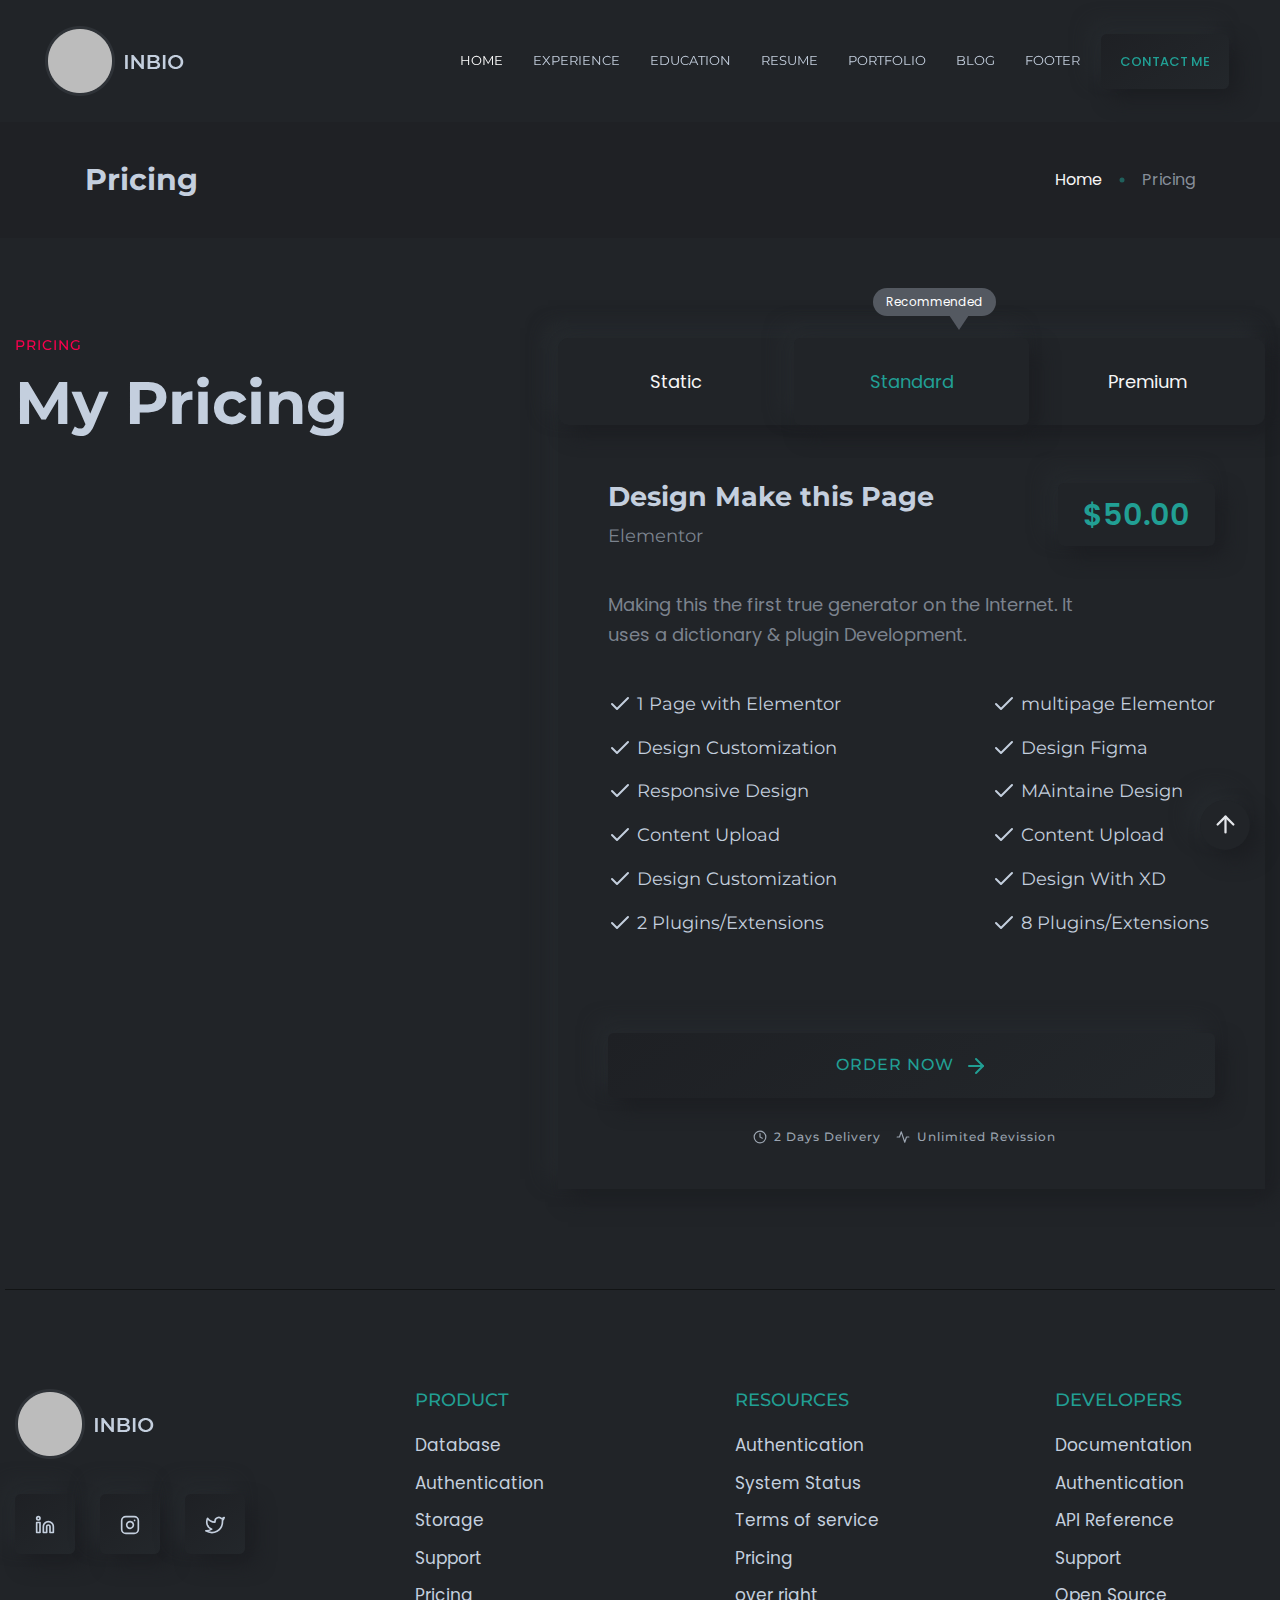
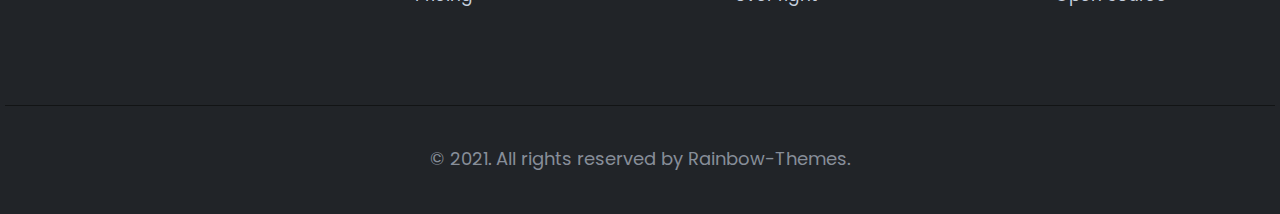
<file: pricing.html>
<!DOCTYPE html>
<html lang="en">

<head>
    <meta charset="utf-8">
    <meta http-equiv="x-ua-compatible" content="ie=edge">
    <title>Home Default || Inbio - Personal Portfolio Bootstrap Template</title>
    <meta name="robots" content="noindex, follow" />
    <meta name="description" content="">
    <meta name="viewport" content="width=device-width, initial-scale=1, shrink-to-fit=no">
    <!-- Favicon -->
    <link rel="shortcut icon" type="image/x-icon" href="assets/images/favicon.ico">
    <!-- CSS 
    ============================================ -->
    <link rel="stylesheet" href="assets/css/vendor/bootstrap.min.css">
    <link rel="stylesheet" href="assets/css/vendor/slick.css">
    <link rel="stylesheet" href="assets/css/vendor/slick-theme.css">
    <link rel="stylesheet" href="assets/css/vendor/aos.css">
    <link rel="stylesheet" href="assets/css/plugins/feature.css">
    <!-- Style css -->
    <link rel="stylesheet" href="assets/css/style.css">
</head>

<body class="template-color-1 button-style spybody" data-spy="scroll" data-target=".navbar-example2" data-offset="150">
    <!-- header - developer home -->
    <!-- Start Header -->
    <header class="rn-header haeder-default black-logo-version header--fixed header--sticky">
        <div class="header-wrapper rn-popup-mobile-menu m--0 row align-items-center">
            <!-- Start Header Left -->
            <div class="col-lg-2 col-6">
                <div class="header-left">
                    <div class="logo">
                        <a href="index.html">
                            <img src="assets/images/logo/logo.png" alt="logo">
                        </a>
                    </div>
                </div>
            </div>
            <!-- End Header Left -->
            <!-- Start Header Center -->
            <div class="col-lg-10 col-6">
                <div class="header-center">
                    <nav id="sideNav" class="mainmenu-nav navbar-example2 d-none d-xl-block">
                        <!-- Start Mainmanu Nav -->
                        <ul class="primary-menu nav nav-pills">
                            <li class="nav-item"><a class="nav-link smoth-animation active" href="#home">Home</a></li>
                            <li class="nav-item"><a class="nav-link smoth-animation" href="#experiences">Experience</a>
                            </li>
                            <li class="nav-item"><a class="nav-link smoth-animation" href="#educations">Education</a>
                            </li>
                            <li class="nav-item"><a class="nav-link smoth-animation" href="#resume">Resume</a></li>
                            <li class="nav-item"><a class="nav-link smoth-animation" href="#portfolio">Portfolio</a>
                            </li>
                            <li class="nav-item"><a class="nav-link smoth-animation" href="#blog">Blog</a></li>
                            <li class="nav-item"><a class="nav-link smoth-animation" href="#footer">Footer</a></li>
                        </ul>
                        <!-- End Mainmanu Nav -->
                    </nav>
                    <!-- Start Header Right  -->
                    <div class="header-right">
                        <a class="rn-btn" href="#contacts"><span>CONTACT ME</span></a>

                        <div class="hamberger-menu d-block d-xl-none">
                            <i id="menuBtn" class="feather-menu humberger-menu"></i>
                        </div>

                        <div class="close-menu d-block">
                            <span class="closeTrigger">
                                <i data-feather="x"></i>
                            </span>
                        </div>
                    </div>
                    <!-- End Header Right  -->

                </div>
            </div>
            <!-- End Header Center -->
        </div>
    </header>
    <!-- End Header Area -->
    <!-- Start Popup Mobile Menu  -->
    <div class="popup-mobile-menu">
        <div class="inner">
            <div class="menu-top">
                <div class="menu-header">
                    <a class="logo" href="index.html">
                        <img src="assets/images/logo/logo.png" alt="Personal Portfolio">
                    </a>
                    <div class="close-button">
                        <button class="close-menu-activation close"><i data-feather="x"></i></button>
                    </div>
                </div>
                <p class="discription">Lorem ipsum dolor sit amet consect adipisicing elit repellendus.
                </p>
            </div>
            <div class="content">
                <ul class="primary-menu nav nav-pills">
                    <li class="nav-item"><a class="nav-link smoth-animation active" href="#home">Home</a></li>
                    <li class="nav-item"><a class="nav-link smoth-animation" href="#experiences">Experience</a></li>
                    <li class="nav-item"><a class="nav-link smoth-animation" href="#educations">Education</a></li>
                    <li class="nav-item"><a class="nav-link smoth-animation" href="#resume">Resume</a></li>
                    <li class="nav-item"><a class="nav-link smoth-animation" href="#portfolio">Portfolio</a></li>
                    <li class="nav-item"><a class="nav-link smoth-animation" href="#blog">Blog</a></li>
                    <li class="nav-item"><a class="nav-link smoth-animation" href="#footer">Footer</a></li>
                </ul>
                <!-- social sharea area -->
                <div class="social-share-style-1 mt--40">
                    <span class="title">find with me</span>
                    <ul class="social-share d-flex liststyle">
                        <li class="facebook"><a href="#"><svg xmlns="http://www.w3.org/2000/svg" width="24" height="24" viewBox="0 0 24 24" fill="none" stroke="currentColor" stroke-width="2" stroke-linecap="round" stroke-linejoin="round" class="feather feather-facebook">
                                    <path d="M18 2h-3a5 5 0 0 0-5 5v3H7v4h3v8h4v-8h3l1-4h-4V7a1 1 0 0 1 1-1h3z"></path>
                                </svg></a>
                        </li>
                        <li class="instagram"><a href="#"><svg xmlns="http://www.w3.org/2000/svg" width="24" height="24" viewBox="0 0 24 24" fill="none" stroke="currentColor" stroke-width="2" stroke-linecap="round" stroke-linejoin="round" class="feather feather-instagram">
                                    <rect x="2" y="2" width="20" height="20" rx="5" ry="5"></rect>
                                    <path d="M16 11.37A4 4 0 1 1 12.63 8 4 4 0 0 1 16 11.37z"></path>
                                    <line x1="17.5" y1="6.5" x2="17.51" y2="6.5"></line>
                                </svg></a>
                        </li>
                        <li class="linkedin"><a href="#"><svg xmlns="http://www.w3.org/2000/svg" width="24" height="24" viewBox="0 0 24 24" fill="none" stroke="currentColor" stroke-width="2" stroke-linecap="round" stroke-linejoin="round" class="feather feather-linkedin">
                                    <path d="M16 8a6 6 0 0 1 6 6v7h-4v-7a2 2 0 0 0-2-2 2 2 0 0 0-2 2v7h-4v-7a6 6 0 0 1 6-6z">
                                    </path>
                                    <rect x="2" y="9" width="4" height="12"></rect>
                                    <circle cx="4" cy="4" r="2"></circle>
                                </svg></a>
                        </li>
                    </ul>
                </div>
                <!-- end -->
            </div>
        </div>
    </div>

    <main class="main-page-wrapper">
        <!-- Start bread vrumb area -->
        <div class="breadcrumb-area rn-section-gap breadcrumb-style-one">
            <div class="plr--85">
                <div class="row">
                    <div class="col-lg-12">
                        <div class="breadcrumb-inner">
                            <h1 class="title">Pricing</h1>
                            <ul class="page-list">
                                <li><a href="index.html">Home</a></li>
                                <li class="separator"></li>
                                <li class="current-page">Pricing</li>
                            </ul>
                        </div>
                    </div>
                </div>
            </div>
        </div>
        <!-- Start bread vrumb area -->

        <!-- Pricing Area -->
        <div class="rn-pricing-area rn-section-gap" id="pricing">
            <div class="container">
                <div class="row">
                    <div class="col-lg-5 mb_md--50 mb_sm--40 small-margin-pricing">
                        <div class="d-flex section-flex flex-wrap align-content-start h-100">
                            <div class="position-sticky sticky-top rbt-sticky-top-adjust">
                                <div data-aos="fade-up" data-aos-duration="1000" data-aos-delay="300" data-aos-once="true" class="section-title text-left">
                                    <span class="subtitle">Pricing</span>
                                    <h2 class="title">My Pricing</h2>
                                </div>
                            </div>
                        </div>
                    </div>

                    <div class="col-lg-7">
                        <!-- Pricing Area -->
                        <div data-aos="fade-up" data-aos-duration="1000" data-aos-delay="500" data-aos-once="true" class="navigation-wrapper">
                            <ul class="nav " id="myTab" role="tablist">

                                <li class="nav-item ">
                                    <a class="nav-style" id="test-tab" data-toggle="tab" href="#test" role="tab" aria-controls="test" aria-selected="false">Static</a>
                                </li>

                                <li class="nav-item  recommended">
                                    <a class="nav-style active" id="profile-tab" data-toggle="tab" href="#profile" role="tab" aria-controls="profile" aria-selected="true">Standard</a>
                                </li>
                                <li class="nav-item">
                                    <a class="nav-style" id="contact-tab" data-toggle="tab" href="#contact" role="tab" aria-controls="contact" aria-selected="false">Premium</a>
                                </li>
                            </ul>
                            <div class="tab-content" id="myTabContent">

                                <div class="tab-pane fade " id="test" role="tabpanel" aria-labelledby="test-tab">
                                    <!-- Pricing Start -->
                                    <div class="rn-pricing">
                                        <div class="pricing-header">
                                            <div class="header-left">
                                                <h2 class="title">Make Your Single Page</h2>
                                                <span>Elementor</span>
                                            </div>
                                            <div class="header-right">
                                                <span>$30.00</span>
                                            </div>
                                        </div>
                                        <div class="pricing-body">
                                            <p class="description">
                                                All the Lorem Ipsum generators on the Internet tend to repeat predefined chunks as necessary
                                            </p>
                                            <div class="check-wrapper">
                                                <div class="left-area">
                                                    <div class="check d-flex">
                                                        <i data-feather="check"></i>
                                                        <p>1 Page with Elementor</p>
                                                    </div>
                                                    <div class="check d-flex">
                                                        <i data-feather="check"></i>
                                                        <p>Design Customization</p>
                                                    </div>
                                                    <div class="check d-flex">
                                                        <i data-feather="check"></i>
                                                        <p>Responsive Design</p>
                                                    </div>
                                                    <div class="check d-flex">
                                                        <i data-feather="check"></i>
                                                        <p>Content Upload</p>
                                                    </div>
                                                    <div class="check d-flex">
                                                        <i data-feather="check"></i>
                                                        <p>Design Customization</p>
                                                    </div>
                                                    <div class="check d-flex">
                                                        <i data-feather="check"></i>
                                                        <p>2 Plugins/Extensions</p>
                                                    </div>
                                                </div>
                                                <div class="right-area">
                                                    <div class="check d-flex">
                                                        <i data-feather="check"></i>
                                                        <p>multipage Elementor</p>
                                                    </div>
                                                    <div class="check d-flex">
                                                        <i data-feather="check"></i>
                                                        <p>Design Figma</p>
                                                    </div>
                                                    <div class="check d-flex">
                                                        <i data-feather="check"></i>
                                                        <p>MAintaine Design</p>
                                                    </div>
                                                    <div class="check d-flex">
                                                        <i data-feather="check"></i>
                                                        <p>Content Upload</p>
                                                    </div>
                                                    <div class="check d-flex">
                                                        <i data-feather="check"></i>
                                                        <p>Design With XD</p>
                                                    </div>
                                                    <div class="check d-flex">
                                                        <i data-feather="check"></i>
                                                        <p>8 Plugins/Extensions</p>
                                                    </div>
                                                </div>
                                            </div>
                                        </div>
                                        <div class="pricing-footer">
                                            <a href="#" class="rn-btn d-block">
                                                <span>ORDER NOW</span>
                                                <i data-feather="arrow-right"></i>
                                            </a>
                                            <div class="time-line">
                                                <div class="single-cmt d-flex">
                                                    <i data-feather="clock"></i>
                                                    <span>2 Days Delivery</span>
                                                </div>
                                                <div class="single-cmt d-flex">
                                                    <i data-feather="activity"></i>
                                                    <span>Unlimited Revission</span>
                                                </div>
                                            </div>
                                        </div>
                                    </div>
                                    <!-- End -->
                                </div>

                                <div class="tab-pane fade show active" id="profile" role="tabpanel" aria-labelledby="profile-tab">
                                    <!-- Pricing Start -->
                                    <div class="rn-pricing">
                                        <div class="pricing-header">
                                            <div class="header-left">
                                                <h2 class="title">Design Make this Page</h2>
                                                <span>Elementor</span>
                                            </div>
                                            <div class="header-right">
                                                <span>$50.00</span>
                                            </div>
                                        </div>
                                        <div class="pricing-body">
                                            <p class="description">
                                                Making this the first true generator on the Internet. It uses a dictionary & plugin Development.
                                            </p>
                                            <div class="check-wrapper">
                                                <div class="left-area">
                                                    <div class="check d-flex">
                                                        <i data-feather="check"></i>
                                                        <p>1 Page with Elementor</p>
                                                    </div>
                                                    <div class="check d-flex">
                                                        <i data-feather="check"></i>
                                                        <p>Design Customization</p>
                                                    </div>
                                                    <div class="check d-flex">
                                                        <i data-feather="check"></i>
                                                        <p>Responsive Design</p>
                                                    </div>
                                                    <div class="check d-flex">
                                                        <i data-feather="check"></i>
                                                        <p>Content Upload</p>
                                                    </div>
                                                    <div class="check d-flex">
                                                        <i data-feather="check"></i>
                                                        <p>Design Customization</p>
                                                    </div>
                                                    <div class="check d-flex">
                                                        <i data-feather="check"></i>
                                                        <p>2 Plugins/Extensions</p>
                                                    </div>
                                                </div>
                                                <div class="right-area">
                                                    <div class="check d-flex">
                                                        <i data-feather="check"></i>
                                                        <p>multipage Elementor</p>
                                                    </div>
                                                    <div class="check d-flex">
                                                        <i data-feather="check"></i>
                                                        <p>Design Figma</p>
                                                    </div>
                                                    <div class="check d-flex">
                                                        <i data-feather="check"></i>
                                                        <p>MAintaine Design</p>
                                                    </div>
                                                    <div class="check d-flex">
                                                        <i data-feather="check"></i>
                                                        <p>Content Upload</p>
                                                    </div>
                                                    <div class="check d-flex">
                                                        <i data-feather="check"></i>
                                                        <p>Design With XD</p>
                                                    </div>
                                                    <div class="check d-flex">
                                                        <i data-feather="check"></i>
                                                        <p>8 Plugins/Extensions</p>
                                                    </div>
                                                </div>
                                            </div>
                                        </div>
                                        <div class="pricing-footer">
                                            <a href="#" class="rn-btn d-block">
                                                <span>ORDER NOW</span>
                                                <i data-feather="arrow-right"></i>
                                            </a>
                                            <div class="time-line d-flex">
                                                <div class="single-cmt d-flex">
                                                    <i data-feather="clock"></i>
                                                    <span>2 Days Delivery</span>
                                                </div>
                                                <div class="single-cmt d-flex">
                                                    <i data-feather="activity"></i>
                                                    <span>Unlimited Revission</span>
                                                </div>
                                            </div>
                                        </div>
                                    </div>
                                    <!-- End -->
                                </div>

                                <div class="tab-pane fade" id="contact" role="tabpanel" aria-labelledby="contact-tab">
                                    <!-- Pricing Start -->
                                    <div class="rn-pricing">
                                        <div class="pricing-header">
                                            <div class="header-left">
                                                <h2 class="title">Customize Your Single Page</h2>
                                                <span>Elementor</span>
                                            </div>
                                            <div class="header-right">
                                                <span>$90.00</span>
                                            </div>
                                        </div>
                                        <div class="pricing-body">
                                            <p class="description">
                                                I will install your desire theme and made like Theme demo and customize
                                                your single page( homepage)
                                            </p>
                                            <div class="check-wrapper">
                                                <div class="left-area">
                                                    <div class="check d-flex">
                                                        <i data-feather="check"></i>
                                                        <p>1 Page with Elementor</p>
                                                    </div>
                                                    <div class="check d-flex">
                                                        <i data-feather="check"></i>
                                                        <p>Design Customization</p>
                                                    </div>
                                                    <div class="check d-flex">
                                                        <i data-feather="check"></i>
                                                        <p>Responsive Design</p>
                                                    </div>
                                                    <div class="check d-flex">
                                                        <i data-feather="check"></i>
                                                        <p>Content Upload</p>
                                                    </div>
                                                    <div class="check d-flex">
                                                        <i data-feather="check"></i>
                                                        <p>Design Customization</p>
                                                    </div>
                                                    <div class="check d-flex">
                                                        <i data-feather="check"></i>
                                                        <p>2 Plugins/Extensions</p>
                                                    </div>
                                                </div>
                                                <div class="right-area">
                                                    <div class="check d-flex">
                                                        <i data-feather="check"></i>
                                                        <p>multipage Elementor</p>
                                                    </div>
                                                    <div class="check d-flex">
                                                        <i data-feather="check"></i>
                                                        <p>Design Figma</p>
                                                    </div>
                                                    <div class="check d-flex">
                                                        <i data-feather="check"></i>
                                                        <p>MAintaine Design</p>
                                                    </div>
                                                    <div class="check d-flex">
                                                        <i data-feather="check"></i>
                                                        <p>Content Upload</p>
                                                    </div>
                                                    <div class="check d-flex">
                                                        <i data-feather="check"></i>
                                                        <p>Design With XD</p>
                                                    </div>
                                                    <div class="check d-flex">
                                                        <i data-feather="check"></i>
                                                        <p>8 Plugins/Extensions</p>
                                                    </div>
                                                </div>
                                            </div>
                                        </div>
                                        <div class="pricing-footer">
                                            <a href="#" class="rn-btn d-block">
                                                <span>ORDER NOW</span>
                                                <i data-feather="arrow-right"></i>
                                            </a>
                                            <div class="time-line d-flex">
                                                <div class="single-cmt d-flex">
                                                    <i data-feather="clock"></i>
                                                    <span>2 Days Delivery</span>
                                                </div>
                                                <div class="single-cmt d-flex">
                                                    <i data-feather="activity"></i>
                                                    <span>Unlimited Revission</span>
                                                </div>
                                            </div>
                                        </div>
                                    </div>
                                    <!-- End -->
                                </div>

                            </div>
                        </div>
                        <!-- End -->
                    </div>
                </div>
            </div>
        </div>
        <!-- pricing area -->

        <!-- Back to  top Start -->
        <div class="backto-top">
            <div>
                <i data-feather="arrow-up"></i>
            </div>
        </div>
        <!-- Back to top end -->



        <!-- Rn footer area Start -->
        <div id="footer" class="rn-footer-area footer-style-2 rn-section-gapTop section-separator">
            <div class="container pb--80 pb_sm--40 plr_sm--20">
                <div class="row">
                    <div class="col-xl-3 col-12 col-lg-3 col-md-6 col-sm-6 col-12">
                        <div class="logo-thumbnail">
                            <a href="#"><img src="assets/images/logo/logo.png" alt="logo-image"></a>
                        </div>
                        <div class="social-icone-wrapper">
                            <ul class="social-share d-flex liststyle">
                                <li class="facebook"><a href="#"><i data-feather="linkedin"></i></a>
                                </li>
                                <li class="instagram"><a href="#"><i data-feather="instagram"></i></a>
                                </li>
                                <li class="linkedin"><a href="#"><i data-feather="twitter"></i></a>
                                </li>
                            </ul>
                        </div>
                    </div>
                    <div class="col-sl-3 col-12 mt_sm--20 col-lg-3 col-md-6 col-sm-6 col-12">
                        <div class="menu-wrapper">
                            <div class="menu-title">
                                <h6>product</h6>
                            </div>
                            <ul class="menu-footer">
                                <li><a href="#">Database</a></li>
                                <li><a href="#">Authentication</a></li>
                                <li><a href="#">Storage</a></li>
                                <li><a href="#">Support</a></li>
                                <li><a href="#">Pricing</a></li>
                            </ul>
                        </div>
                    </div>
                    <div class="col-sl-3 col-12 mt_sm--20 col-lg-3 col-md-6 col-sm-6 col-12">
                        <div class="menu-wrapper">
                            <div class="menu-title">
                                <h6>Resources</h6>
                            </div>
                            <ul class="menu-footer">
                                <li><a href="#">Authentication</a></li>
                                <li><a href="#">System Status</a></li>
                                <li><a href="#">Terms of service</a></li>
                                <li><a href="#">Pricing</a></li>
                                <li><a href="#">over right</a></li>
                            </ul>
                        </div>
                    </div>
                    <div class="col-sl-3 col-12 mt_sm--20 col-lg-3 col-md-6 col-sm-6 col-12">
                        <div class="menu-wrapper">
                            <div class="menu-title">
                                <h6>Developers</h6>
                            </div>
                            <ul class="menu-footer">
                                <li><a href="#">Documentation</a></li>
                                <li><a href="#">Authentication</a></li>
                                <li><a href="#">API Reference</a></li>
                                <li><a href="#">Support</a></li>
                                <li><a href="#">Open Source</a></li>
                            </ul>
                        </div>
                    </div>
                </div>
            </div>
            <div class="copyright text-center ptb--40 section-separator">
                <p class="description">© 2021. All rights reserved by <a target="_blank" href="https://themeforest.net/user/rainbow-themes/portfolio">Rainbow-Themes.</a></p>
            </div>
        </div>
        <!-- Rn footer area end -->
    </main>


    <!-- JS ============================================ -->
    <script src="assets/js/vendor/jquery.js"></script>
    <script src="assets/js/vendor/modernizer.min.js"></script>
    <script src="assets/js/vendor/feather.min.js"></script>
    <script src="assets/js/vendor/slick.min.js"></script>
    <script src="assets/js/vendor/bootstrap.js"></script>
    <script src="assets/js/vendor/text-type.js"></script>
    <script src="assets/js/vendor/wow.js"></script>
    <script src="assets/js/vendor/aos.js"></script>
    <script src="assets/js/vendor/particles.js"></script>
    <!-- main JS -->
    <script src="assets/js/main.js"></script>
</body>

</html>
</file>
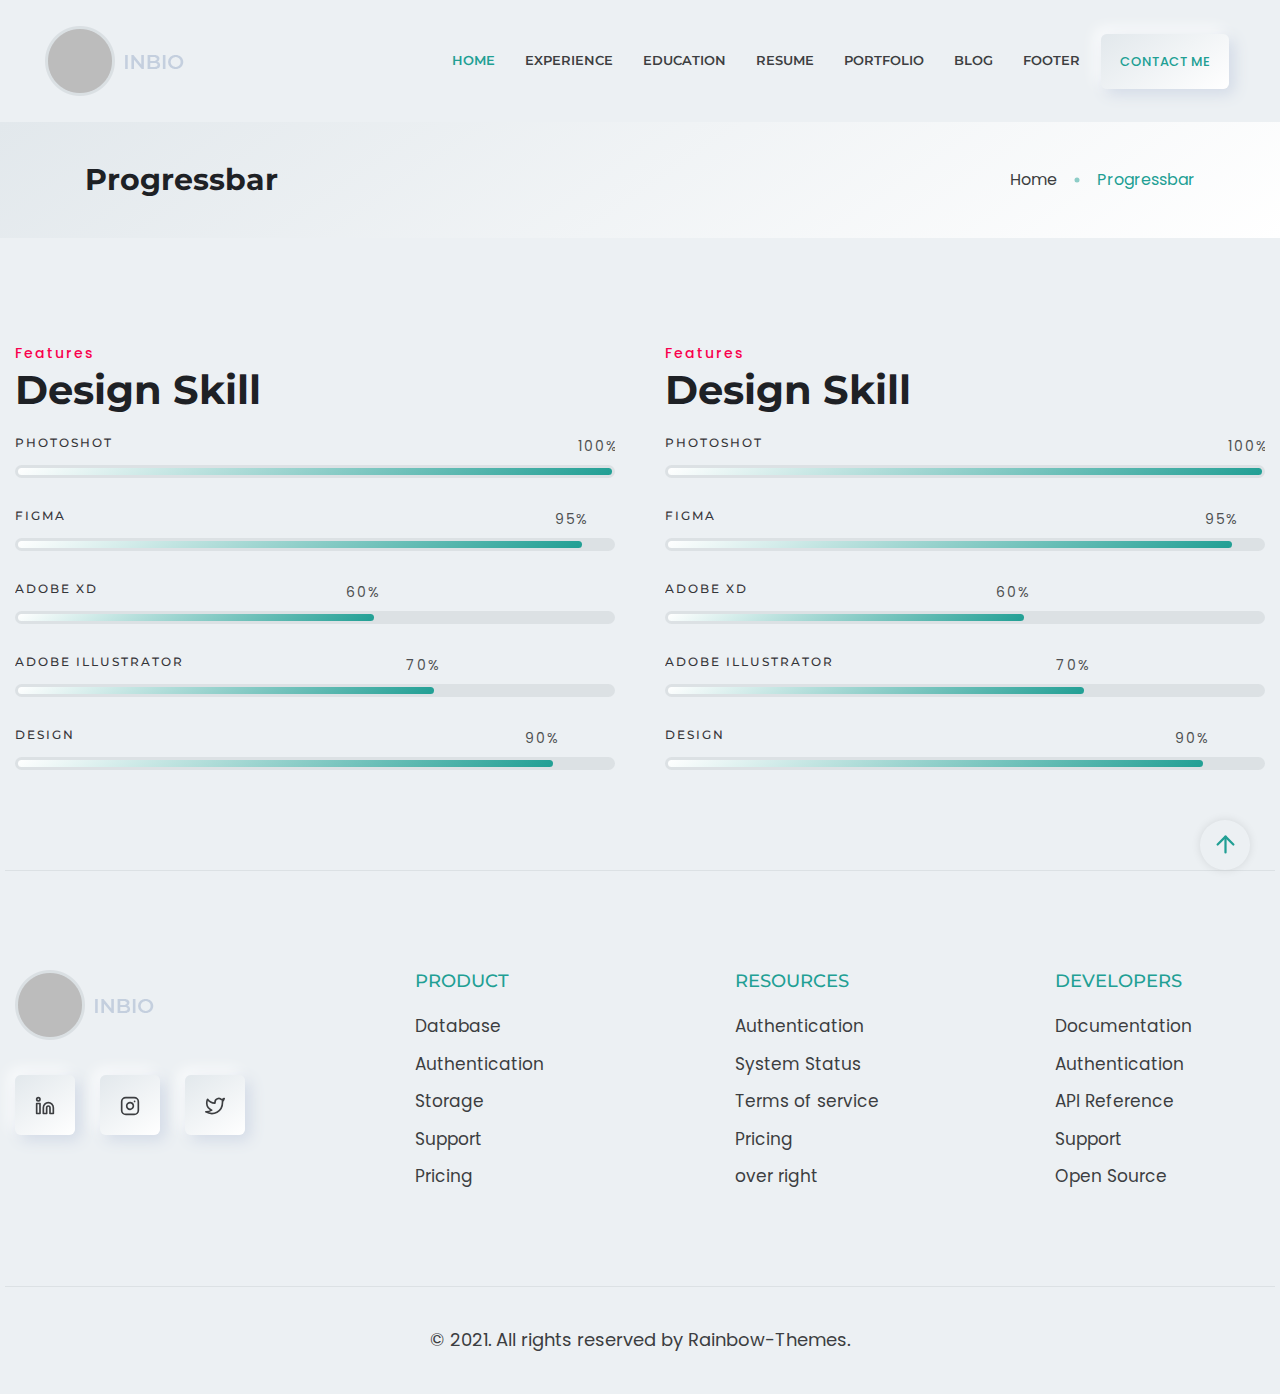
<file: progressbar-white-version.html>
<!DOCTYPE html>
<html lang="en">

<head>
    <meta charset="utf-8">
    <meta http-equiv="x-ua-compatible" content="ie=edge">
    <title>Home Default || Inbio - Personal Portfolio Bootstrap Template</title>
    <meta name="robots" content="noindex, follow" />
    <meta name="description" content="">
    <meta name="viewport" content="width=device-width, initial-scale=1, shrink-to-fit=no">
    <!-- Favicon -->
    <link rel="shortcut icon" type="image/x-icon" href="assets/images/favicon.ico">
    <!-- CSS 
    ============================================ -->
    <link rel="stylesheet" href="assets/css/vendor/bootstrap.min.css">
    <link rel="stylesheet" href="assets/css/vendor/slick.css">
    <link rel="stylesheet" href="assets/css/vendor/slick-theme.css">
    <link rel="stylesheet" href="assets/css/vendor/aos.css">
    <link rel="stylesheet" href="assets/css/plugins/feature.css">
    <!-- Style css -->
    <link rel="stylesheet" href="assets/css/style.css">
</head>

<body class="white-version button-style spybody" data-spy="scroll" data-target=".navbar-example2" data-offset="150">
    <!-- header - developer home -->
    <!-- Start Header -->
    <header class="rn-header haeder-default black-logo-version header--fixed header--sticky">
        <div class="header-wrapper rn-popup-mobile-menu m--0 row align-items-center">
            <!-- Start Header Left -->
            <div class="col-lg-2 col-6">
                <div class="header-left">
                    <div class="logo">
                        <a href="index.html">
                            <img src="assets/images/logo/logo-3.png" alt="logo">
                        </a>
                    </div>
                </div>
            </div>
            <!-- End Header Left -->
            <!-- Start Header Center -->
            <div class="col-lg-10 col-6">
                <div class="header-center">
                    <nav id="sideNav" class="mainmenu-nav navbar-example2 d-none d-xl-block">
                        <!-- Start Mainmanu Nav -->
                        <ul class="primary-menu nav nav-pills">
                            <li class="nav-item"><a class="nav-link smoth-animation active" href="#home">Home</a></li>
                            <li class="nav-item"><a class="nav-link smoth-animation" href="#experiences">Experience</a>
                            </li>
                            <li class="nav-item"><a class="nav-link smoth-animation" href="#educations">Education</a>
                            </li>
                            <li class="nav-item"><a class="nav-link smoth-animation" href="#resume">Resume</a></li>
                            <li class="nav-item"><a class="nav-link smoth-animation" href="#portfolio">Portfolio</a>
                            </li>
                            <li class="nav-item"><a class="nav-link smoth-animation" href="#blog">Blog</a></li>
                            <li class="nav-item"><a class="nav-link smoth-animation" href="#footer">Footer</a></li>
                        </ul>
                        <!-- End Mainmanu Nav -->
                    </nav>
                    <!-- Start Header Right  -->
                    <div class="header-right">
                        <a class="rn-btn" href="#contacts"><span>CONTACT ME</span></a>

                        <div class="hamberger-menu d-block d-xl-none">
                            <i id="menuBtn" class="feather-menu humberger-menu"></i>
                        </div>

                        <div class="close-menu d-block">
                            <span class="closeTrigger">
                                <i data-feather="x"></i>
                            </span>
                        </div>
                    </div>
                    <!-- End Header Right  -->

                </div>
            </div>
            <!-- End Header Center -->
        </div>
    </header>
    <!-- End Header Area -->
    <!-- Start Popup Mobile Menu  -->
    <div class="popup-mobile-menu">
        <div class="inner">
            <div class="menu-top">
                <div class="menu-header">
                    <a class="logo" href="index.html">
                        <img src="assets/images/logo/logo.png" alt="Personal Portfolio">
                    </a>
                    <div class="close-button">
                        <button class="close-menu-activation close"><i data-feather="x"></i></button>
                    </div>
                </div>
                <p class="discription">Lorem ipsum dolor sit amet consect adipisicing elit repellendus.
                </p>
            </div>
            <div class="content">
                <ul class="primary-menu nav nav-pills">
                    <li class="nav-item"><a class="nav-link smoth-animation active" href="#home">Home</a></li>
                    <li class="nav-item"><a class="nav-link smoth-animation" href="#experiences">Experience</a></li>
                    <li class="nav-item"><a class="nav-link smoth-animation" href="#educations">Education</a></li>
                    <li class="nav-item"><a class="nav-link smoth-animation" href="#resume">Resume</a></li>
                    <li class="nav-item"><a class="nav-link smoth-animation" href="#portfolio">Portfolio</a></li>
                    <li class="nav-item"><a class="nav-link smoth-animation" href="#blog">Blog</a></li>
                    <li class="nav-item"><a class="nav-link smoth-animation" href="#footer">Footer</a></li>
                </ul>
                <!-- social sharea area -->
                <div class="social-share-style-1 mt--40">
                    <span class="title">find with me</span>
                    <ul class="social-share d-flex liststyle">
                        <li class="facebook"><a href="#"><svg xmlns="http://www.w3.org/2000/svg" width="24" height="24" viewBox="0 0 24 24" fill="none" stroke="currentColor" stroke-width="2" stroke-linecap="round" stroke-linejoin="round" class="feather feather-facebook">
                                    <path d="M18 2h-3a5 5 0 0 0-5 5v3H7v4h3v8h4v-8h3l1-4h-4V7a1 1 0 0 1 1-1h3z"></path>
                                </svg></a>
                        </li>
                        <li class="instagram"><a href="#"><svg xmlns="http://www.w3.org/2000/svg" width="24" height="24" viewBox="0 0 24 24" fill="none" stroke="currentColor" stroke-width="2" stroke-linecap="round" stroke-linejoin="round" class="feather feather-instagram">
                                    <rect x="2" y="2" width="20" height="20" rx="5" ry="5"></rect>
                                    <path d="M16 11.37A4 4 0 1 1 12.63 8 4 4 0 0 1 16 11.37z"></path>
                                    <line x1="17.5" y1="6.5" x2="17.51" y2="6.5"></line>
                                </svg></a>
                        </li>
                        <li class="linkedin"><a href="#"><svg xmlns="http://www.w3.org/2000/svg" width="24" height="24" viewBox="0 0 24 24" fill="none" stroke="currentColor" stroke-width="2" stroke-linecap="round" stroke-linejoin="round" class="feather feather-linkedin">
                                    <path d="M16 8a6 6 0 0 1 6 6v7h-4v-7a2 2 0 0 0-2-2 2 2 0 0 0-2 2v7h-4v-7a6 6 0 0 1 6-6z">
                                    </path>
                                    <rect x="2" y="9" width="4" height="12"></rect>
                                    <circle cx="4" cy="4" r="2"></circle>
                                </svg></a>
                        </li>
                    </ul>
                </div>
                <!-- end -->
            </div>
        </div>
    </div>

    <main class="main-page-wrapper">

        <!-- Start bread vrumb area -->
        <div class="breadcrumb-area rn-section-gap breadcrumb-style-one">
            <div class="plr--85">
                <div class="row">
                    <div class="col-lg-12">
                        <div class="breadcrumb-inner">
                            <h1 class="title">Progressbar</h1>
                            <ul class="page-list">
                                <li><a href="index.html">Home</a></li>
                                <li class="separator"></li>
                                <li class="current-page">Progressbar</li>
                            </ul>
                        </div>
                    </div>
                </div>
            </div>
        </div>
        <!-- Start bread vrumb area -->


        <div class="proggressbar-area rn-section-gap">
            <div class="container">
                <div class="row">
                    <div class="col-lg-6 pr--25">
                        <div data-aos="fade-up" data-aos-duration="1000" data-aos-delay="200" data-aos-once="true" class="progress-wrapper">
                            <div class="content">
                                <span class="subtitle">Features</span>
                                <h4 class="maintitle">Design Skill</h4>
                                <!-- Start Single Progress Charts -->
                                <div class="progress-charts">
                                    <h6 class="heading heading-h6">PHOTOSHOT</h6>
                                    <div class="progress">
                                        <div class="progress-bar wow fadeInLeft" data-wow-duration="0.5s" data-wow-delay=".3s" role="progressbar" style="width: 100%" aria-valuenow="85" aria-valuemin="0" aria-valuemax="100"><span
                                                class="percent-label">100%</span></div>
                                    </div>
                                </div>
                                <!-- End Single Progress Charts -->

                                <!-- Start Single Progress Charts -->
                                <div class="progress-charts">
                                    <h6 class="heading heading-h6">FIGMA</h6>
                                    <div class="progress">
                                        <div class="progress-bar wow fadeInLeft" data-wow-duration="0.6s" data-wow-delay=".4s" role="progressbar" style="width: 95%" aria-valuenow="85" aria-valuemin="0" aria-valuemax="100"><span
                                                class="percent-label">95%</span></div>
                                    </div>
                                </div>
                                <!-- End Single Progress Charts -->

                                <!-- Start Single Progress Charts -->
                                <div class="progress-charts">
                                    <h6 class="heading heading-h6">ADOBE XD</h6>
                                    <div class="progress">
                                        <div class="progress-bar wow fadeInLeft" data-wow-duration="0.7s" data-wow-delay=".5s" role="progressbar" style="width: 60%" aria-valuenow="85" aria-valuemin="0" aria-valuemax="100"><span
                                                class="percent-label">60%</span></div>
                                    </div>
                                </div>
                                <!-- End Single Progress Charts -->

                                <!-- Start Single Progress Charts -->
                                <div class="progress-charts">
                                    <h6 class="heading heading-h6">ADOBE ILLUSTRATOR</h6>
                                    <div class="progress">
                                        <div class="progress-bar wow fadeInLeft" data-wow-duration="0.8s" data-wow-delay=".6s" role="progressbar" style="width: 70%" aria-valuenow="85" aria-valuemin="0" aria-valuemax="100"><span
                                                class="percent-label">70%</span></div>
                                    </div>
                                </div>
                                <!-- End Single Progress Charts -->

                                <!-- Start Single Progress Charts -->
                                <div class="progress-charts">
                                    <h6 class="heading heading-h6">DESIGN</h6>
                                    <div class="progress">
                                        <div class="progress-bar wow fadeInLeft" data-wow-duration="0.9s" data-wow-delay=".7s" role="progressbar" style="width: 90%" aria-valuenow="85" aria-valuemin="0" aria-valuemax="100"><span
                                                class="percent-label">90%</span></div>
                                    </div>
                                </div>
                                <!-- End Single Progress Charts -->

                            </div>
                        </div>
                    </div>
                    <div class="col-lg-6 pl--25">
                        <div data-aos="fade-up" data-aos-duration="1000" data-aos-delay="400" data-aos-once="true" class="progress-wrapper">
                            <div class="content">
                                <span class="subtitle">Features</span>
                                <h4 class="maintitle">Design Skill</h4>
                                <!-- Start Single Progress Charts -->
                                <div class="progress-charts">
                                    <h6 class="heading heading-h6">PHOTOSHOT</h6>
                                    <div class="progress">
                                        <div class="progress-bar wow fadeInLeft" data-wow-duration="0.5s" data-wow-delay=".3s" role="progressbar" style="width: 100%" aria-valuenow="85" aria-valuemin="0" aria-valuemax="100"><span
                                                class="percent-label">100%</span></div>
                                    </div>
                                </div>
                                <!-- End Single Progress Charts -->

                                <!-- Start Single Progress Charts -->
                                <div class="progress-charts">
                                    <h6 class="heading heading-h6">FIGMA</h6>
                                    <div class="progress">
                                        <div class="progress-bar wow fadeInLeft" data-wow-duration="0.6s" data-wow-delay=".4s" role="progressbar" style="width: 95%" aria-valuenow="85" aria-valuemin="0" aria-valuemax="100"><span
                                                class="percent-label">95%</span></div>
                                    </div>
                                </div>
                                <!-- End Single Progress Charts -->

                                <!-- Start Single Progress Charts -->
                                <div class="progress-charts">
                                    <h6 class="heading heading-h6">ADOBE XD</h6>
                                    <div class="progress">
                                        <div class="progress-bar wow fadeInLeft" data-wow-duration="0.7s" data-wow-delay=".5s" role="progressbar" style="width: 60%" aria-valuenow="85" aria-valuemin="0" aria-valuemax="100"><span
                                                class="percent-label">60%</span></div>
                                    </div>
                                </div>
                                <!-- End Single Progress Charts -->

                                <!-- Start Single Progress Charts -->
                                <div class="progress-charts">
                                    <h6 class="heading heading-h6">ADOBE ILLUSTRATOR</h6>
                                    <div class="progress">
                                        <div class="progress-bar wow fadeInLeft" data-wow-duration="0.8s" data-wow-delay=".6s" role="progressbar" style="width: 70%" aria-valuenow="85" aria-valuemin="0" aria-valuemax="100"><span
                                                class="percent-label">70%</span></div>
                                    </div>
                                </div>
                                <!-- End Single Progress Charts -->

                                <!-- Start Single Progress Charts -->
                                <div class="progress-charts">
                                    <h6 class="heading heading-h6">DESIGN</h6>
                                    <div class="progress">
                                        <div class="progress-bar wow fadeInLeft" data-wow-duration="0.9s" data-wow-delay=".7s" role="progressbar" style="width: 90%" aria-valuenow="85" aria-valuemin="0" aria-valuemax="100"><span
                                                class="percent-label">90%</span></div>
                                    </div>
                                </div>
                                <!-- End Single Progress Charts -->

                            </div>
                        </div>
                    </div>
                </div>
            </div>
        </div>

        <!-- Back to  top Start -->
        <div class="backto-top">
            <div>
                <i data-feather="arrow-up"></i>
            </div>
        </div>
        <!-- Back to top end -->



        <!-- Demo Area  -->

        <!-- End Demo Area  -->

        <!-- Rn footer area Start -->
        <div id="footer" class="rn-footer-area footer-style-2 rn-section-gapTop section-separator">
            <div class="container pb--80 pb_sm--40 plr_sm--20">
                <div class="row">
                    <div class="col-xl-3 col-12 col-lg-3 col-md-6 col-sm-6 col-12">
                        <div class="logo-thumbnail">
                            <a href="#"><img src="assets/images/logo/logo-3.png" alt="logo-image"></a>
                        </div>
                        <div class="social-icone-wrapper">
                            <ul class="social-share d-flex liststyle">
                                <li class="facebook"><a href="#"><i data-feather="linkedin"></i></a>
                                </li>
                                <li class="instagram"><a href="#"><i data-feather="instagram"></i></a>
                                </li>
                                <li class="linkedin"><a href="#"><i data-feather="twitter"></i></a>
                                </li>
                            </ul>
                        </div>
                    </div>
                    <div class="col-sl-3 col-12 mt_sm--20 col-lg-3 col-md-6 col-sm-6 col-12">
                        <div class="menu-wrapper">
                            <div class="menu-title">
                                <h6>product</h6>
                            </div>
                            <ul class="menu-footer">
                                <li><a href="#">Database</a></li>
                                <li><a href="#">Authentication</a></li>
                                <li><a href="#">Storage</a></li>
                                <li><a href="#">Support</a></li>
                                <li><a href="#">Pricing</a></li>
                            </ul>
                        </div>
                    </div>
                    <div class="col-sl-3 col-12 mt_sm--20 col-lg-3 col-md-6 col-sm-6 col-12">
                        <div class="menu-wrapper">
                            <div class="menu-title">
                                <h6>Resources</h6>
                            </div>
                            <ul class="menu-footer">
                                <li><a href="#">Authentication</a></li>
                                <li><a href="#">System Status</a></li>
                                <li><a href="#">Terms of service</a></li>
                                <li><a href="#">Pricing</a></li>
                                <li><a href="#">over right</a></li>
                            </ul>
                        </div>
                    </div>
                    <div class="col-sl-3 col-12 mt_sm--20 col-lg-3 col-md-6 col-sm-6 col-12">
                        <div class="menu-wrapper">
                            <div class="menu-title">
                                <h6>Developers</h6>
                            </div>
                            <ul class="menu-footer">
                                <li><a href="#">Documentation</a></li>
                                <li><a href="#">Authentication</a></li>
                                <li><a href="#">API Reference</a></li>
                                <li><a href="#">Support</a></li>
                                <li><a href="#">Open Source</a></li>
                            </ul>
                        </div>
                    </div>
                </div>
            </div>
            <div class="copyright text-center ptb--40 section-separator">
                <p class="description">© 2021. All rights reserved by <a target="_blank" href="https://themeforest.net/user/rainbow-themes/portfolio">Rainbow-Themes.</a></p>
            </div>
        </div>
        <!-- Rn footer area end -->
    </main>


    <!-- JS ============================================ -->
    <script src="assets/js/vendor/jquery.js"></script>
    <script src="assets/js/vendor/modernizer.min.js"></script>
    <script src="assets/js/vendor/feather.min.js"></script>
    <script src="assets/js/vendor/slick.min.js"></script>
    <script src="assets/js/vendor/bootstrap.js"></script>
    <script src="assets/js/vendor/text-type.js"></script>
    <script src="assets/js/vendor/wow.js"></script>
    <script src="assets/js/vendor/aos.js"></script>
    <script src="assets/js/vendor/particles.js"></script>
    <!-- main JS -->
    <script src="assets/js/main.js"></script>
</body>

</html>
</file>
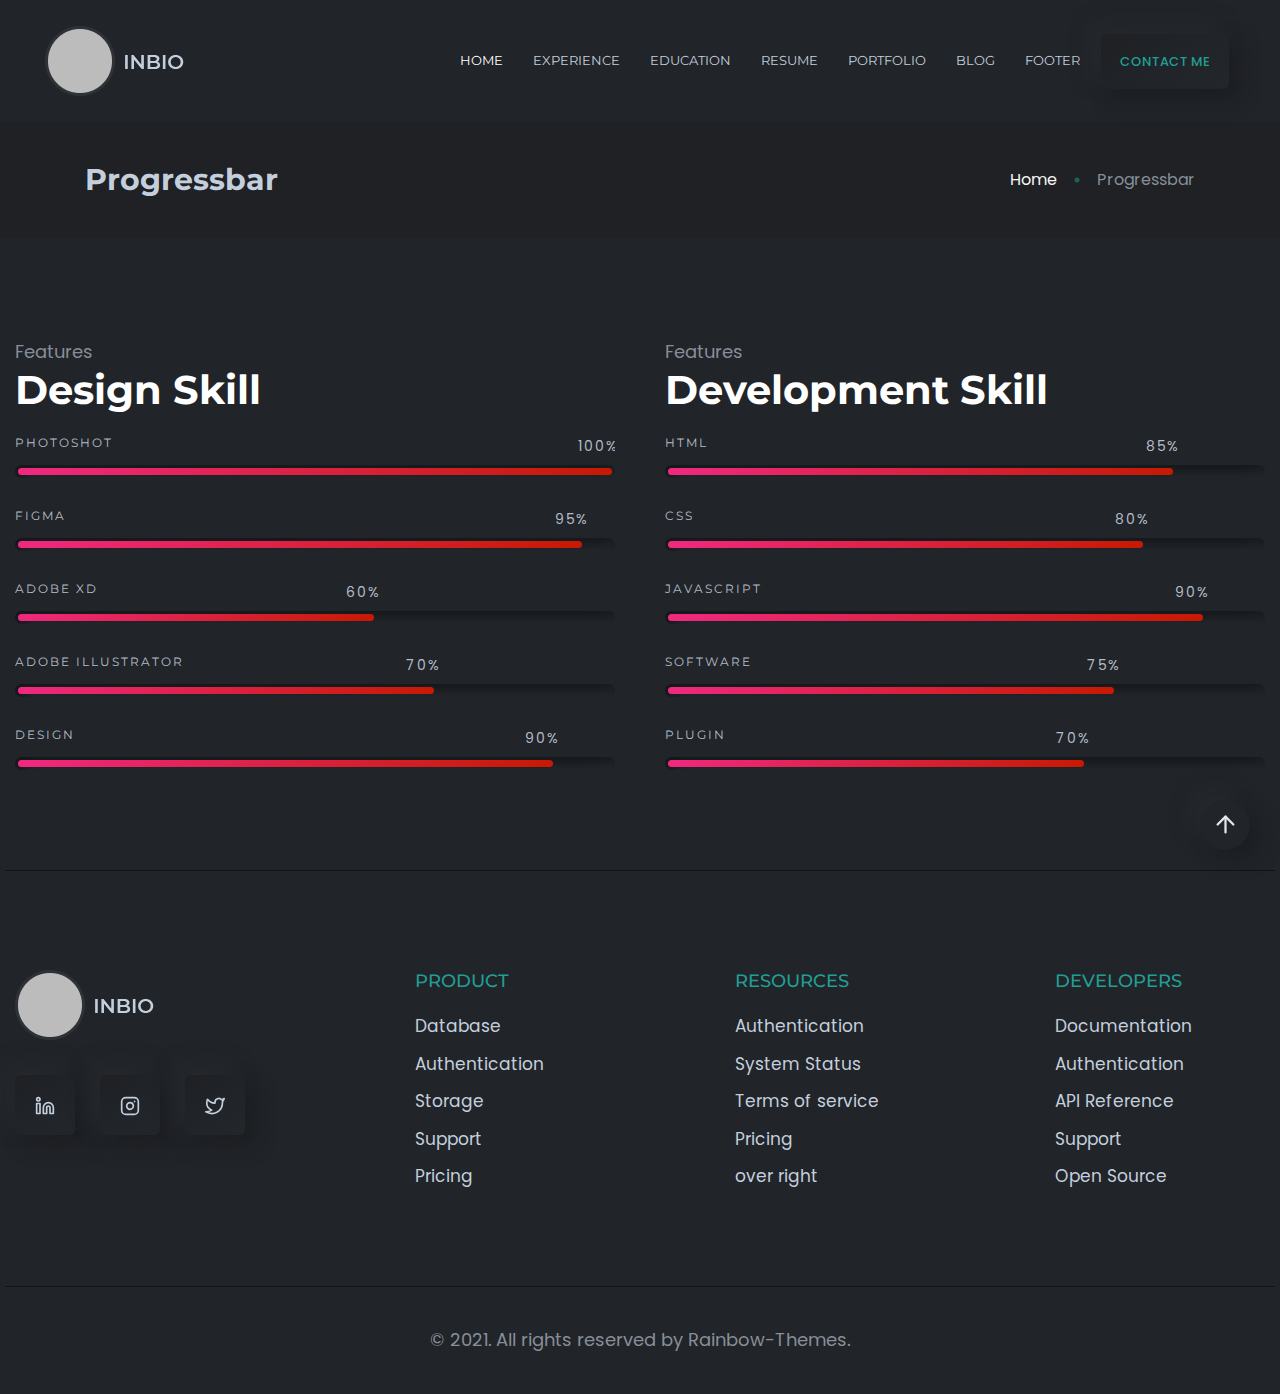
<file: progressbar.html>
<!DOCTYPE html>
<html lang="en">

<head>
    <meta charset="utf-8">
    <meta http-equiv="x-ua-compatible" content="ie=edge">
    <title>Home Default || Inbio - Personal Portfolio Bootstrap Template</title>
    <meta name="robots" content="noindex, follow" />
    <meta name="description" content="">
    <meta name="viewport" content="width=device-width, initial-scale=1, shrink-to-fit=no">
    <!-- Favicon -->
    <link rel="shortcut icon" type="image/x-icon" href="assets/images/favicon.ico">
    <!-- CSS 
    ============================================ -->
    <link rel="stylesheet" href="assets/css/vendor/bootstrap.min.css">
    <link rel="stylesheet" href="assets/css/vendor/slick.css">
    <link rel="stylesheet" href="assets/css/vendor/slick-theme.css">
    <link rel="stylesheet" href="assets/css/vendor/aos.css">
    <link rel="stylesheet" href="assets/css/plugins/feature.css">
    <!-- Style css -->
    <link rel="stylesheet" href="assets/css/style.css">
</head>

<body class="template-color-1 button-style spybody" data-spy="scroll" data-target=".navbar-example2" data-offset="150">
    <!-- header - developer home -->
    <!-- Start Header -->
    <header class="rn-header haeder-default black-logo-version header--fixed header--sticky">
        <div class="header-wrapper rn-popup-mobile-menu m--0 row align-items-center">
            <!-- Start Header Left -->
            <div class="col-lg-2 col-6">
                <div class="header-left">
                    <div class="logo">
                        <a href="index.html">
                            <img src="assets/images/logo/logo.png" alt="logo">
                        </a>
                    </div>
                </div>
            </div>
            <!-- End Header Left -->
            <!-- Start Header Center -->
            <div class="col-lg-10 col-6">
                <div class="header-center">
                    <nav id="sideNav" class="mainmenu-nav navbar-example2 d-none d-xl-block">
                        <!-- Start Mainmanu Nav -->
                        <ul class="primary-menu nav nav-pills">
                            <li class="nav-item"><a class="nav-link smoth-animation active" href="#home">Home</a></li>
                            <li class="nav-item"><a class="nav-link smoth-animation" href="#experiences">Experience</a>
                            </li>
                            <li class="nav-item"><a class="nav-link smoth-animation" href="#educations">Education</a>
                            </li>
                            <li class="nav-item"><a class="nav-link smoth-animation" href="#resume">Resume</a></li>
                            <li class="nav-item"><a class="nav-link smoth-animation" href="#portfolio">Portfolio</a>
                            </li>
                            <li class="nav-item"><a class="nav-link smoth-animation" href="#blog">Blog</a></li>
                            <li class="nav-item"><a class="nav-link smoth-animation" href="#footer">Footer</a></li>
                        </ul>
                        <!-- End Mainmanu Nav -->
                    </nav>
                    <!-- Start Header Right  -->
                    <div class="header-right">
                        <a class="rn-btn" href="#contacts"><span>CONTACT ME</span></a>

                        <div class="hamberger-menu d-block d-xl-none">
                            <i id="menuBtn" class="feather-menu humberger-menu"></i>
                        </div>

                        <div class="close-menu d-block">
                            <span class="closeTrigger">
                                <i data-feather="x"></i>
                            </span>
                        </div>
                    </div>
                    <!-- End Header Right  -->

                </div>
            </div>
            <!-- End Header Center -->
        </div>
    </header>
    <!-- End Header Area -->
    <!-- Start Popup Mobile Menu  -->
    <div class="popup-mobile-menu">
        <div class="inner">
            <div class="menu-top">
                <div class="menu-header">
                    <a class="logo" href="index.html">
                        <img src="assets/images/logo/logo.png" alt="Personal Portfolio">
                    </a>
                    <div class="close-button">
                        <button class="close-menu-activation close"><i data-feather="x"></i></button>
                    </div>
                </div>
                <p class="discription">Lorem ipsum dolor sit amet consect adipisicing elit repellendus.
                </p>
            </div>
            <div class="content">
                <ul class="primary-menu nav nav-pills">
                    <li class="nav-item"><a class="nav-link smoth-animation active" href="#home">Home</a></li>
                    <li class="nav-item"><a class="nav-link smoth-animation" href="#experiences">Experience</a></li>
                    <li class="nav-item"><a class="nav-link smoth-animation" href="#educations">Education</a></li>
                    <li class="nav-item"><a class="nav-link smoth-animation" href="#resume">Resume</a></li>
                    <li class="nav-item"><a class="nav-link smoth-animation" href="#portfolio">Portfolio</a></li>
                    <li class="nav-item"><a class="nav-link smoth-animation" href="#blog">Blog</a></li>
                    <li class="nav-item"><a class="nav-link smoth-animation" href="#footer">Footer</a></li>
                </ul>
                <!-- social sharea area -->
                <div class="social-share-style-1 mt--40">
                    <span class="title">find with me</span>
                    <ul class="social-share d-flex liststyle">
                        <li class="facebook"><a href="#"><svg xmlns="http://www.w3.org/2000/svg" width="24" height="24" viewBox="0 0 24 24" fill="none" stroke="currentColor" stroke-width="2" stroke-linecap="round" stroke-linejoin="round" class="feather feather-facebook">
                                    <path d="M18 2h-3a5 5 0 0 0-5 5v3H7v4h3v8h4v-8h3l1-4h-4V7a1 1 0 0 1 1-1h3z"></path>
                                </svg></a>
                        </li>
                        <li class="instagram"><a href="#"><svg xmlns="http://www.w3.org/2000/svg" width="24" height="24" viewBox="0 0 24 24" fill="none" stroke="currentColor" stroke-width="2" stroke-linecap="round" stroke-linejoin="round" class="feather feather-instagram">
                                    <rect x="2" y="2" width="20" height="20" rx="5" ry="5"></rect>
                                    <path d="M16 11.37A4 4 0 1 1 12.63 8 4 4 0 0 1 16 11.37z"></path>
                                    <line x1="17.5" y1="6.5" x2="17.51" y2="6.5"></line>
                                </svg></a>
                        </li>
                        <li class="linkedin"><a href="#"><svg xmlns="http://www.w3.org/2000/svg" width="24" height="24" viewBox="0 0 24 24" fill="none" stroke="currentColor" stroke-width="2" stroke-linecap="round" stroke-linejoin="round" class="feather feather-linkedin">
                                    <path d="M16 8a6 6 0 0 1 6 6v7h-4v-7a2 2 0 0 0-2-2 2 2 0 0 0-2 2v7h-4v-7a6 6 0 0 1 6-6z">
                                    </path>
                                    <rect x="2" y="9" width="4" height="12"></rect>
                                    <circle cx="4" cy="4" r="2"></circle>
                                </svg></a>
                        </li>
                    </ul>
                </div>
                <!-- end -->
            </div>
        </div>
    </div>

    <main class="main-page-wrapper">

        <!-- Start bread vrumb area -->
        <div class="breadcrumb-area rn-section-gap breadcrumb-style-one">
            <div class="plr--85">
                <div class="row">
                    <div class="col-lg-12">
                        <div class="breadcrumb-inner">
                            <h1 class="title">Progressbar</h1>
                            <ul class="page-list">
                                <li><a href="index.html">Home</a></li>
                                <li class="separator"></li>
                                <li class="current-page">Progressbar</li>
                            </ul>
                        </div>
                    </div>
                </div>
            </div>
        </div>
        <!-- Start bread vrumb area -->


        <div class="proggressbar-area rn-section-gap">
            <div class="container">
                <div class="row">
                    <div class="col-lg-6 pr--25">
                        <div data-aos="fade-up" data-aos-duration="1000" data-aos-delay="200" data-aos-once="true" class="progress-wrapper">
                            <div class="content">
                                <span class="subtitle">Features</span>
                                <h4 class="maintitle">Design Skill</h4>
                                <!-- Start Single Progress Charts -->
                                <div class="progress-charts">
                                    <h6 class="heading heading-h6">PHOTOSHOT</h6>
                                    <div class="progress">
                                        <div class="progress-bar wow fadeInLeft" data-wow-duration="0.5s" data-wow-delay=".3s" role="progressbar" style="width: 100%" aria-valuenow="85" aria-valuemin="0" aria-valuemax="100"><span
                                                class="percent-label">100%</span></div>
                                    </div>
                                </div>
                                <!-- End Single Progress Charts -->

                                <!-- Start Single Progress Charts -->
                                <div class="progress-charts">
                                    <h6 class="heading heading-h6">FIGMA</h6>
                                    <div class="progress">
                                        <div class="progress-bar wow fadeInLeft" data-wow-duration="0.6s" data-wow-delay=".4s" role="progressbar" style="width: 95%" aria-valuenow="85" aria-valuemin="0" aria-valuemax="100"><span
                                                class="percent-label">95%</span></div>
                                    </div>
                                </div>
                                <!-- End Single Progress Charts -->

                                <!-- Start Single Progress Charts -->
                                <div class="progress-charts">
                                    <h6 class="heading heading-h6">ADOBE XD</h6>
                                    <div class="progress">
                                        <div class="progress-bar wow fadeInLeft" data-wow-duration="0.7s" data-wow-delay=".5s" role="progressbar" style="width: 60%" aria-valuenow="85" aria-valuemin="0" aria-valuemax="100"><span
                                                class="percent-label">60%</span></div>
                                    </div>
                                </div>
                                <!-- End Single Progress Charts -->

                                <!-- Start Single Progress Charts -->
                                <div class="progress-charts">
                                    <h6 class="heading heading-h6">ADOBE ILLUSTRATOR</h6>
                                    <div class="progress">
                                        <div class="progress-bar wow fadeInLeft" data-wow-duration="0.8s" data-wow-delay=".6s" role="progressbar" style="width: 70%" aria-valuenow="85" aria-valuemin="0" aria-valuemax="100"><span
                                                class="percent-label">70%</span></div>
                                    </div>
                                </div>
                                <!-- End Single Progress Charts -->

                                <!-- Start Single Progress Charts -->
                                <div class="progress-charts">
                                    <h6 class="heading heading-h6">DESIGN</h6>
                                    <div class="progress">
                                        <div class="progress-bar wow fadeInLeft" data-wow-duration="0.9s" data-wow-delay=".7s" role="progressbar" style="width: 90%" aria-valuenow="85" aria-valuemin="0" aria-valuemax="100"><span
                                                class="percent-label">90%</span></div>
                                    </div>
                                </div>
                                <!-- End Single Progress Charts -->

                            </div>
                        </div>
                    </div>
                    <div class="col-lg-6 pl--25">
                        <div data-aos="fade-up" data-aos-duration="1000" data-aos-delay="400" data-aos-once="true" class="progress-wrapper">
                            <div class="content">
                                <span class="subtitle">Features</span>
                                <h4 class="maintitle">Development Skill</h4>
                                <!-- Start Single Progress Charts -->
                                <div class="progress-charts">
                                    <h6 class="heading heading-h6">HTML</h6>
                                    <div class="progress">
                                        <div class="progress-bar wow fadeInLeft" data-wow-duration="0.5s" data-wow-delay=".3s" role="progressbar" style="width: 85%" aria-valuenow="85" aria-valuemin="0" aria-valuemax="100"><span
                                                class="percent-label">85%</span></div>
                                    </div>
                                </div>
                                <!-- End Single Progress Charts -->

                                <!-- Start Single Progress Charts -->
                                <div class="progress-charts">
                                    <h6 class="heading heading-h6">CSS</h6>
                                    <div class="progress">
                                        <div class="progress-bar wow fadeInLeft" data-wow-duration="0.6s" data-wow-delay=".4s" role="progressbar" style="width: 80%" aria-valuenow="85" aria-valuemin="0" aria-valuemax="100"><span
                                                class="percent-label">80%</span></div>
                                    </div>
                                </div>
                                <!-- End Single Progress Charts -->

                                <!-- Start Single Progress Charts -->
                                <div class="progress-charts">
                                    <h6 class="heading heading-h6">JAVASCRIPT</h6>
                                    <div class="progress">
                                        <div class="progress-bar wow fadeInLeft" data-wow-duration="0.7s" data-wow-delay=".5s" role="progressbar" style="width: 90%" aria-valuenow="85" aria-valuemin="0" aria-valuemax="100"><span
                                                class="percent-label">90%</span></div>
                                    </div>
                                </div>
                                <!-- End Single Progress Charts -->

                                <!-- Start Single Progress Charts -->
                                <div class="progress-charts">
                                    <h6 class="heading heading-h6">SOFTWARE</h6>
                                    <div class="progress">
                                        <div class="progress-bar wow fadeInLeft" data-wow-duration="0.8s" data-wow-delay=".6s" role="progressbar" style="width: 75%" aria-valuenow="85" aria-valuemin="0" aria-valuemax="100"><span
                                                class="percent-label">75%</span></div>
                                    </div>
                                </div>
                                <!-- End Single Progress Charts -->

                                <!-- Start Single Progress Charts -->
                                <div class="progress-charts">
                                    <h6 class="heading heading-h6">PLUGIN</h6>
                                    <div class="progress">
                                        <div class="progress-bar wow fadeInLeft" data-wow-duration="0.9s" data-wow-delay=".7s" role="progressbar" style="width: 70%" aria-valuenow="85" aria-valuemin="0" aria-valuemax="100"><span
                                                class="percent-label">70%</span></div>
                                    </div>
                                </div>
                                <!-- End Single Progress Charts -->

                            </div>
                        </div>
                    </div>
                </div>
            </div>
        </div>

        <!-- Back to  top Start -->
        <div class="backto-top">
            <div>
                <i data-feather="arrow-up"></i>
            </div>
        </div>
        <!-- Back to top end -->



        <!-- Rn footer area Start -->
        <div id="footer" class="rn-footer-area footer-style-2 rn-section-gapTop section-separator">
            <div class="container pb--80 pb_sm--40 plr_sm--20">
                <div class="row">
                    <div class="col-xl-3 col-12 col-lg-3 col-md-6 col-sm-6 col-12">
                        <div class="logo-thumbnail">
                            <a href="#"><img src="assets/images/logo/logo.png" alt="logo-image"></a>
                        </div>
                        <div class="social-icone-wrapper">
                            <ul class="social-share d-flex liststyle">
                                <li class="facebook"><a href="#"><i data-feather="linkedin"></i></a>
                                </li>
                                <li class="instagram"><a href="#"><i data-feather="instagram"></i></a>
                                </li>
                                <li class="linkedin"><a href="#"><i data-feather="twitter"></i></a>
                                </li>
                            </ul>
                        </div>
                    </div>
                    <div class="col-sl-3 col-12 mt_sm--20 col-lg-3 col-md-6 col-sm-6 col-12">
                        <div class="menu-wrapper">
                            <div class="menu-title">
                                <h6>product</h6>
                            </div>
                            <ul class="menu-footer">
                                <li><a href="#">Database</a></li>
                                <li><a href="#">Authentication</a></li>
                                <li><a href="#">Storage</a></li>
                                <li><a href="#">Support</a></li>
                                <li><a href="#">Pricing</a></li>
                            </ul>
                        </div>
                    </div>
                    <div class="col-sl-3 col-12 mt_sm--20 col-lg-3 col-md-6 col-sm-6 col-12">
                        <div class="menu-wrapper">
                            <div class="menu-title">
                                <h6>Resources</h6>
                            </div>
                            <ul class="menu-footer">
                                <li><a href="#">Authentication</a></li>
                                <li><a href="#">System Status</a></li>
                                <li><a href="#">Terms of service</a></li>
                                <li><a href="#">Pricing</a></li>
                                <li><a href="#">over right</a></li>
                            </ul>
                        </div>
                    </div>
                    <div class="col-sl-3 col-12 mt_sm--20 col-lg-3 col-md-6 col-sm-6 col-12">
                        <div class="menu-wrapper">
                            <div class="menu-title">
                                <h6>Developers</h6>
                            </div>
                            <ul class="menu-footer">
                                <li><a href="#">Documentation</a></li>
                                <li><a href="#">Authentication</a></li>
                                <li><a href="#">API Reference</a></li>
                                <li><a href="#">Support</a></li>
                                <li><a href="#">Open Source</a></li>
                            </ul>
                        </div>
                    </div>
                </div>
            </div>
            <div class="copyright text-center ptb--40 section-separator">
                <p class="description">© 2021. All rights reserved by <a target="_blank" href="https://themeforest.net/user/rainbow-themes/portfolio">Rainbow-Themes.</a></p>
            </div>
        </div>
        <!-- Rn footer area end -->

    </main>


    <!-- JS ============================================ -->
    <script src="assets/js/vendor/jquery.js"></script>
    <script src="assets/js/vendor/modernizer.min.js"></script>
    <script src="assets/js/vendor/feather.min.js"></script>
    <script src="assets/js/vendor/slick.min.js"></script>
    <script src="assets/js/vendor/bootstrap.js"></script>
    <script src="assets/js/vendor/text-type.js"></script>
    <script src="assets/js/vendor/wow.js"></script>
    <script src="assets/js/vendor/aos.js"></script>
    <script src="assets/js/vendor/particles.js"></script>
    <!-- main JS -->
    <script src="assets/js/main.js"></script>
</body>

</html>
</file>
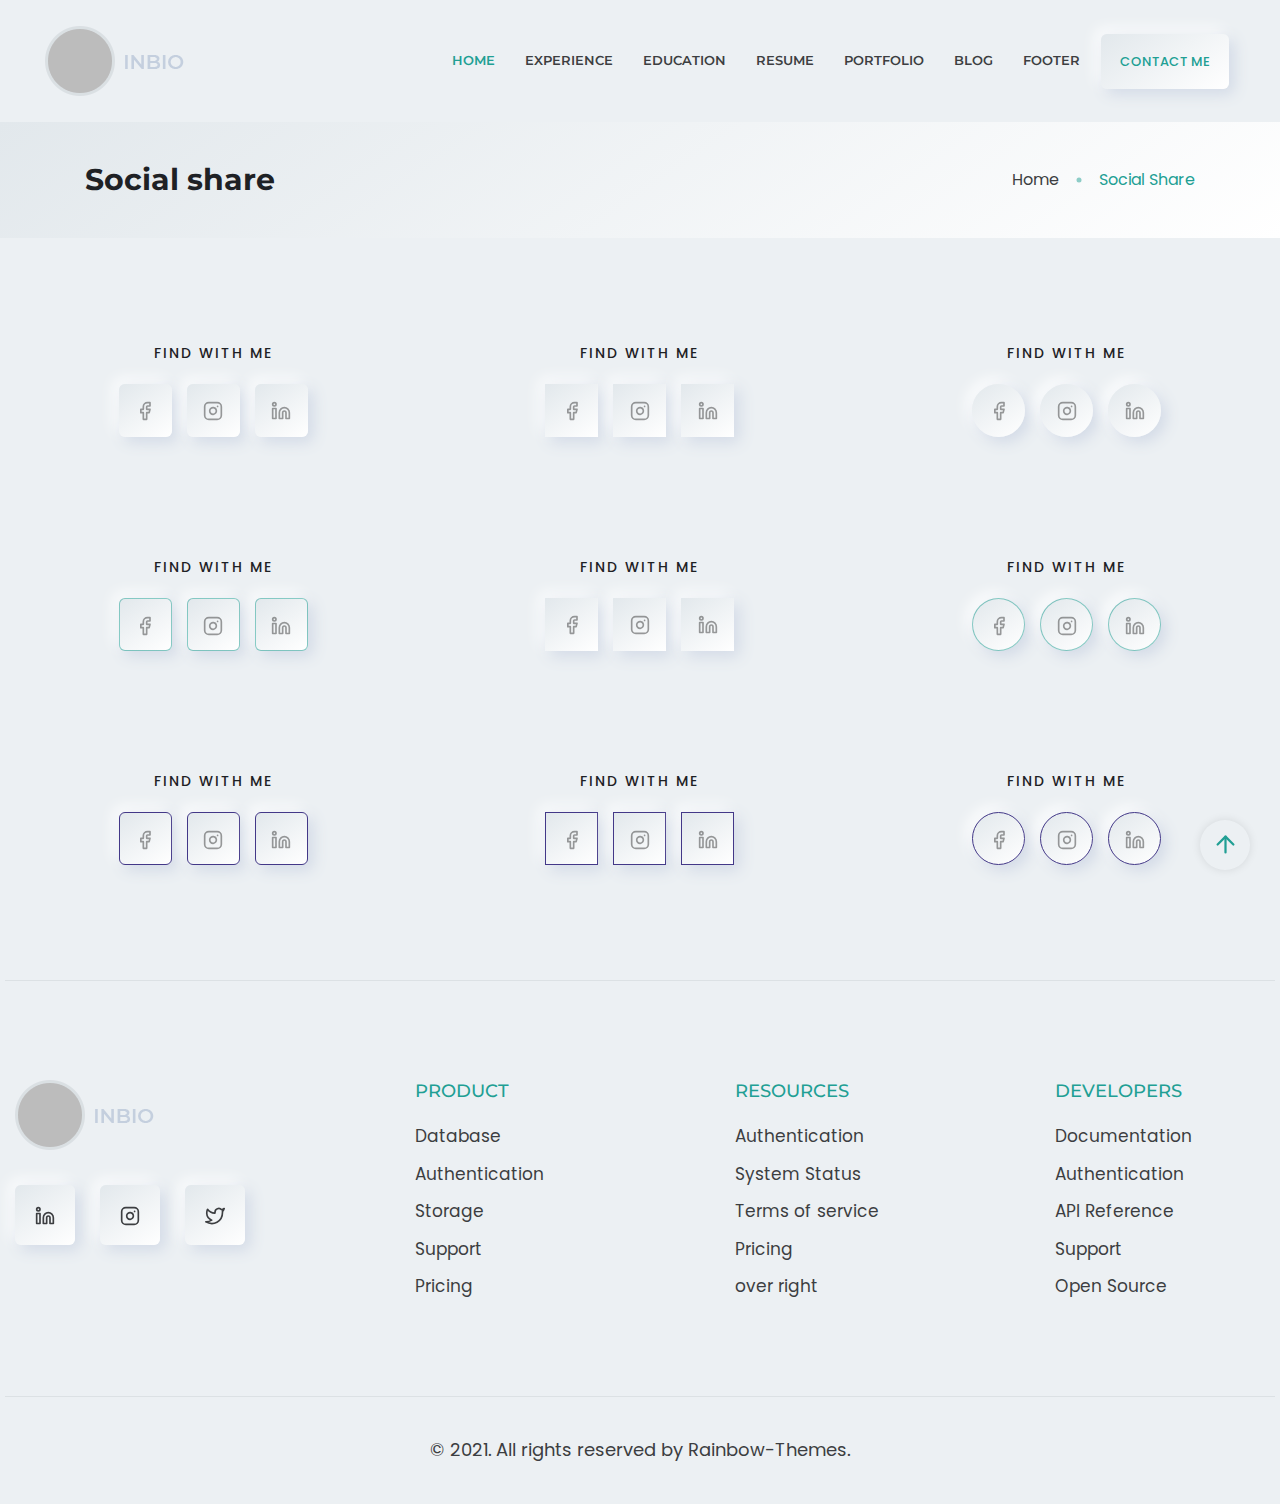
<file: social-icones-white-version.html>
<!DOCTYPE html>
<html lang="en">

<head>
    <meta charset="utf-8">
    <meta http-equiv="x-ua-compatible" content="ie=edge">
    <title>Home Default || Inbio - Personal Portfolio Bootstrap Template</title>
    <meta name="robots" content="noindex, follow" />
    <meta name="description" content="">
    <meta name="viewport" content="width=device-width, initial-scale=1, shrink-to-fit=no">
    <!-- Favicon -->
    <link rel="shortcut icon" type="image/x-icon" href="assets/images/favicon.ico">
    <!-- CSS 
    ============================================ -->
    <link rel="stylesheet" href="assets/css/vendor/bootstrap.min.css">
    <link rel="stylesheet" href="assets/css/vendor/slick.css">
    <link rel="stylesheet" href="assets/css/vendor/slick-theme.css">
    <link rel="stylesheet" href="assets/css/vendor/aos.css">
    <link rel="stylesheet" href="assets/css/plugins/feature.css">
    <!-- Style css -->
    <link rel="stylesheet" href="assets/css/style.css">
</head>

<body class="white-version button-style spybody" data-spy="scroll" data-target=".navbar-example2" data-offset="150">
    <!-- header - developer home -->
    <!-- Start Header -->
    <header class="rn-header haeder-default black-logo-version header--fixed header--sticky">
        <div class="header-wrapper rn-popup-mobile-menu m--0 row align-items-center">
            <!-- Start Header Left -->
            <div class="col-lg-2 col-6">
                <div class="header-left">
                    <div class="logo">
                        <a href="index.html">
                            <img src="assets/images/logo/logo-3.png" alt="logo">
                        </a>
                    </div>
                </div>
            </div>
            <!-- End Header Left -->
            <!-- Start Header Center -->
            <div class="col-lg-10 col-6">
                <div class="header-center">
                    <nav id="sideNav" class="mainmenu-nav navbar-example2 d-none d-xl-block">
                        <!-- Start Mainmanu Nav -->
                        <ul class="primary-menu nav nav-pills">
                            <li class="nav-item"><a class="nav-link smoth-animation active" href="#home">Home</a></li>
                            <li class="nav-item"><a class="nav-link smoth-animation" href="#experiences">Experience</a>
                            </li>
                            <li class="nav-item"><a class="nav-link smoth-animation" href="#educations">Education</a>
                            </li>
                            <li class="nav-item"><a class="nav-link smoth-animation" href="#resume">Resume</a></li>
                            <li class="nav-item"><a class="nav-link smoth-animation" href="#portfolio">Portfolio</a>
                            </li>
                            <li class="nav-item"><a class="nav-link smoth-animation" href="#blog">Blog</a></li>
                            <li class="nav-item"><a class="nav-link smoth-animation" href="#footer">Footer</a></li>
                        </ul>
                        <!-- End Mainmanu Nav -->
                    </nav>
                    <!-- Start Header Right  -->
                    <div class="header-right">
                        <a class="rn-btn" href="#contacts"><span>CONTACT ME</span></a>

                        <div class="hamberger-menu d-block d-xl-none">
                            <i id="menuBtn" class="feather-menu humberger-menu"></i>
                        </div>

                        <div class="close-menu d-block">
                            <span class="closeTrigger">
                                <i data-feather="x"></i>
                            </span>
                        </div>
                    </div>
                    <!-- End Header Right  -->

                </div>
            </div>
            <!-- End Header Center -->
        </div>
    </header>
    <!-- End Header Area -->
    <!-- Start Popup Mobile Menu  -->
    <div class="popup-mobile-menu">
        <div class="inner">
            <div class="menu-top">
                <div class="menu-header">
                    <a class="logo" href="index.html">
                        <img src="assets/images/logo/logo-3.png" alt="Personal Portfolio">
                    </a>
                    <div class="close-button">
                        <button class="close-menu-activation close"><i data-feather="x"></i></button>
                    </div>
                </div>
                <p class="discription">Lorem ipsum dolor sit amet consect adipisicing elit repellendus.
                </p>
            </div>
            <div class="content">
                <ul class="primary-menu nav nav-pills">
                    <li class="nav-item"><a class="nav-link smoth-animation active" href="#home">Home</a></li>
                    <li class="nav-item"><a class="nav-link smoth-animation" href="#experiences">Experience</a></li>
                    <li class="nav-item"><a class="nav-link smoth-animation" href="#educations">Education</a></li>
                    <li class="nav-item"><a class="nav-link smoth-animation" href="#resume">Resume</a></li>
                    <li class="nav-item"><a class="nav-link smoth-animation" href="#portfolio">Portfolio</a></li>
                    <li class="nav-item"><a class="nav-link smoth-animation" href="#blog">Blog</a></li>
                    <li class="nav-item"><a class="nav-link smoth-animation" href="#footer">Footer</a></li>
                </ul>
                <!-- social sharea area -->
                <div class="social-share-style-1 mt--40">
                    <span class="title">find with me</span>
                    <ul class="social-share d-flex liststyle">
                        <li class="facebook"><a href="#"><svg xmlns="http://www.w3.org/2000/svg" width="24" height="24" viewBox="0 0 24 24" fill="none" stroke="currentColor" stroke-width="2" stroke-linecap="round" stroke-linejoin="round" class="feather feather-facebook">
                                    <path d="M18 2h-3a5 5 0 0 0-5 5v3H7v4h3v8h4v-8h3l1-4h-4V7a1 1 0 0 1 1-1h3z"></path>
                                </svg></a>
                        </li>
                        <li class="instagram"><a href="#"><svg xmlns="http://www.w3.org/2000/svg" width="24" height="24" viewBox="0 0 24 24" fill="none" stroke="currentColor" stroke-width="2" stroke-linecap="round" stroke-linejoin="round" class="feather feather-instagram">
                                    <rect x="2" y="2" width="20" height="20" rx="5" ry="5"></rect>
                                    <path d="M16 11.37A4 4 0 1 1 12.63 8 4 4 0 0 1 16 11.37z"></path>
                                    <line x1="17.5" y1="6.5" x2="17.51" y2="6.5"></line>
                                </svg></a>
                        </li>
                        <li class="linkedin"><a href="#"><svg xmlns="http://www.w3.org/2000/svg" width="24" height="24" viewBox="0 0 24 24" fill="none" stroke="currentColor" stroke-width="2" stroke-linecap="round" stroke-linejoin="round" class="feather feather-linkedin">
                                    <path d="M16 8a6 6 0 0 1 6 6v7h-4v-7a2 2 0 0 0-2-2 2 2 0 0 0-2 2v7h-4v-7a6 6 0 0 1 6-6z">
                                    </path>
                                    <rect x="2" y="9" width="4" height="12"></rect>
                                    <circle cx="4" cy="4" r="2"></circle>
                                </svg></a>
                        </li>
                    </ul>
                </div>
                <!-- end -->
            </div>
        </div>
    </div>

    <main class="main-page-wrapper">

        <!-- Start bread vrumb area -->
        <div class="breadcrumb-area rn-section-gap breadcrumb-style-one">
            <div class="plr--85">
                <div class="row">
                    <div class="col-lg-12">
                        <div class="breadcrumb-inner">
                            <h1 class="title">Social share</h1>
                            <ul class="page-list">
                                <li><a href="index.html">Home</a></li>
                                <li class="separator"></li>
                                <li class="current-page">Social Share</li>
                            </ul>
                        </div>
                    </div>
                </div>
            </div>
        </div>
        <!-- Start bread vrumb area -->

        <div class="social-icone-area  rn-section-gap">
            <div class="container">
                <div class="row">
                    <div class="col-lg-4 col-md-4 col-sm-4">
                        <!-- social sharea area -->
                        <div data-aos="fade-up" data-aos-duration="1000" data-aos-delay="100" data-aos-once="true" class="social-share-style-1 text-center single-page-icone mt--40">
                            <span class="title">find with me</span>
                            <ul class="social-share justify-content-center d-flex liststyle">
                                <li class="facebook"><a href="#"><svg xmlns="http://www.w3.org/2000/svg" width="24" height="24" viewBox="0 0 24 24" fill="none" stroke="currentColor" stroke-width="2" stroke-linecap="round" stroke-linejoin="round" class="feather feather-facebook">
                                            <path d="M18 2h-3a5 5 0 0 0-5 5v3H7v4h3v8h4v-8h3l1-4h-4V7a1 1 0 0 1 1-1h3z"></path>
                                        </svg></a>
                                </li>
                                <li class="instagram"><a href="#"><svg xmlns="http://www.w3.org/2000/svg" width="24" height="24" viewBox="0 0 24 24" fill="none" stroke="currentColor" stroke-width="2" stroke-linecap="round" stroke-linejoin="round" class="feather feather-instagram">
                                            <rect x="2" y="2" width="20" height="20" rx="5" ry="5"></rect>
                                            <path d="M16 11.37A4 4 0 1 1 12.63 8 4 4 0 0 1 16 11.37z"></path>
                                            <line x1="17.5" y1="6.5" x2="17.51" y2="6.5"></line>
                                        </svg></a>
                                </li>
                                <li class="linkedin"><a href="#"><svg xmlns="http://www.w3.org/2000/svg" width="24" height="24" viewBox="0 0 24 24" fill="none" stroke="currentColor" stroke-width="2" stroke-linecap="round" stroke-linejoin="round" class="feather feather-linkedin">
                                            <path d="M16 8a6 6 0 0 1 6 6v7h-4v-7a2 2 0 0 0-2-2 2 2 0 0 0-2 2v7h-4v-7a6 6 0 0 1 6-6z"></path>
                                            <rect x="2" y="9" width="4" height="12"></rect>
                                            <circle cx="4" cy="4" r="2"></circle>
                                        </svg></a>
                                </li>
                            </ul>
                        </div>
                        <!-- end -->
                    </div>
                    <div class="col-lg-4 col-md-4 col-sm-4">
                        <!-- social sharea area -->
                        <div data-aos="fade-up" data-aos-duration="1000" data-aos-delay="300" data-aos-once="true" class="social-share-style-1 text-center single-page-icone mt--40">
                            <span class="title">find with me</span>
                            <ul class="social-share justify-content-center d-flex liststyle">
                                <li class="facebook"><a class="border-none" href="#"><svg xmlns="http://www.w3.org/2000/svg" width="24" height="24" viewBox="0 0 24 24" fill="none" stroke="currentColor" stroke-width="2" stroke-linecap="round" stroke-linejoin="round" class="feather feather-facebook">
                                            <path d="M18 2h-3a5 5 0 0 0-5 5v3H7v4h3v8h4v-8h3l1-4h-4V7a1 1 0 0 1 1-1h3z"></path>
                                        </svg></a>
                                </li>
                                <li class="instagram"><a class="border-none" href="#"><svg xmlns="http://www.w3.org/2000/svg" width="24" height="24" viewBox="0 0 24 24" fill="none" stroke="currentColor" stroke-width="2" stroke-linecap="round" stroke-linejoin="round" class="feather feather-instagram">
                                            <rect x="2" y="2" width="20" height="20" rx="5" ry="5"></rect>
                                            <path d="M16 11.37A4 4 0 1 1 12.63 8 4 4 0 0 1 16 11.37z"></path>
                                            <line x1="17.5" y1="6.5" x2="17.51" y2="6.5"></line>
                                        </svg></a>
                                </li>
                                <li class="linkedin"><a class="border-none" href="#"><svg xmlns="http://www.w3.org/2000/svg" width="24" height="24" viewBox="0 0 24 24" fill="none" stroke="currentColor" stroke-width="2" stroke-linecap="round" stroke-linejoin="round" class="feather feather-linkedin">
                                            <path d="M16 8a6 6 0 0 1 6 6v7h-4v-7a2 2 0 0 0-2-2 2 2 0 0 0-2 2v7h-4v-7a6 6 0 0 1 6-6z"></path>
                                            <rect x="2" y="9" width="4" height="12"></rect>
                                            <circle cx="4" cy="4" r="2"></circle>
                                        </svg></a>
                                </li>
                            </ul>
                        </div>
                        <!-- end -->
                    </div>
                    <div class="col-lg-4 col-md-4 col-sm-4">
                        <!-- social sharea area -->
                        <div data-aos="fade-up" data-aos-duration="1000" data-aos-delay="500" data-aos-once="true" class="social-share-style-1 text-center single-page-icone mt--40">
                            <span class="title">find with me</span>
                            <ul class="social-share justify-content-center d-flex liststyle">
                                <li class="facebook"><a class="circle" href="#"><svg xmlns="http://www.w3.org/2000/svg" width="24" height="24" viewBox="0 0 24 24" fill="none" stroke="currentColor" stroke-width="2" stroke-linecap="round" stroke-linejoin="round" class="feather feather-facebook">
                                            <path d="M18 2h-3a5 5 0 0 0-5 5v3H7v4h3v8h4v-8h3l1-4h-4V7a1 1 0 0 1 1-1h3z"></path>
                                        </svg></a>
                                </li>
                                <li class="instagram"><a class="circle" href="#"><svg xmlns="http://www.w3.org/2000/svg" width="24" height="24" viewBox="0 0 24 24" fill="none" stroke="currentColor" stroke-width="2" stroke-linecap="round" stroke-linejoin="round" class="feather feather-instagram">
                                            <rect x="2" y="2" width="20" height="20" rx="5" ry="5"></rect>
                                            <path d="M16 11.37A4 4 0 1 1 12.63 8 4 4 0 0 1 16 11.37z"></path>
                                            <line x1="17.5" y1="6.5" x2="17.51" y2="6.5"></line>
                                        </svg></a>
                                </li>
                                <li class="linkedin"><a class="circle" href="#"><svg xmlns="http://www.w3.org/2000/svg" width="24" height="24" viewBox="0 0 24 24" fill="none" stroke="currentColor" stroke-width="2" stroke-linecap="round" stroke-linejoin="round" class="feather feather-linkedin">
                                            <path d="M16 8a6 6 0 0 1 6 6v7h-4v-7a2 2 0 0 0-2-2 2 2 0 0 0-2 2v7h-4v-7a6 6 0 0 1 6-6z"></path>
                                            <rect x="2" y="9" width="4" height="12"></rect>
                                            <circle cx="4" cy="4" r="2"></circle>
                                        </svg></a>
                                </li>
                            </ul>
                        </div>
                        <!-- end -->
                    </div>
                </div>
            </div>
        </div>

        <div class="social-icone-area  rn-section-gapBottom">
            <div class="container">
                <div class="row">
                    <div class="col-lg-4 col-md-4 col-sm-4">
                        <!-- social sharea area -->
                        <div data-aos="fade-up" data-aos-duration="1000" data-aos-delay="700" data-aos-once="true" class="social-share-style-1 text-center single-page-icone mt--40">
                            <span class="title">find with me</span>
                            <ul class="social-share justify-content-center d-flex liststyle">
                                <li class="facebook"><a class="only-border" href="#"><svg xmlns="http://www.w3.org/2000/svg" width="24" height="24" viewBox="0 0 24 24" fill="none" stroke="currentColor" stroke-width="2" stroke-linecap="round" stroke-linejoin="round" class="feather feather-facebook">
                                            <path d="M18 2h-3a5 5 0 0 0-5 5v3H7v4h3v8h4v-8h3l1-4h-4V7a1 1 0 0 1 1-1h3z"></path>
                                        </svg></a>
                                </li>
                                <li class="instagram"><a class="only-border" href="#"><svg xmlns="http://www.w3.org/2000/svg" width="24" height="24" viewBox="0 0 24 24" fill="none" stroke="currentColor" stroke-width="2" stroke-linecap="round" stroke-linejoin="round" class="feather feather-instagram">
                                            <rect x="2" y="2" width="20" height="20" rx="5" ry="5"></rect>
                                            <path d="M16 11.37A4 4 0 1 1 12.63 8 4 4 0 0 1 16 11.37z"></path>
                                            <line x1="17.5" y1="6.5" x2="17.51" y2="6.5"></line>
                                        </svg></a>
                                </li>
                                <li class="linkedin"><a class="only-border" href="#"><svg xmlns="http://www.w3.org/2000/svg" width="24" height="24" viewBox="0 0 24 24" fill="none" stroke="currentColor" stroke-width="2" stroke-linecap="round" stroke-linejoin="round" class="feather feather-linkedin">
                                            <path d="M16 8a6 6 0 0 1 6 6v7h-4v-7a2 2 0 0 0-2-2 2 2 0 0 0-2 2v7h-4v-7a6 6 0 0 1 6-6z"></path>
                                            <rect x="2" y="9" width="4" height="12"></rect>
                                            <circle cx="4" cy="4" r="2"></circle>
                                        </svg></a>
                                </li>
                            </ul>
                        </div>
                        <!-- end -->
                    </div>
                    <div class="col-lg-4 col-md-4 col-sm-4">
                        <!-- social sharea area -->
                        <div data-aos="fade-up" data-aos-duration="1000" data-aos-delay="900" data-aos-once="true" class="social-share-style-1 text-center single-page-icone mt--40">
                            <span class="title">find with me</span>
                            <ul class="social-share justify-content-center d-flex liststyle">
                                <li class="facebook"><a class="border-none only-border" href="#"><svg xmlns="http://www.w3.org/2000/svg" width="24" height="24" viewBox="0 0 24 24" fill="none" stroke="currentColor" stroke-width="2" stroke-linecap="round" stroke-linejoin="round" class="feather feather-facebook">
                                            <path d="M18 2h-3a5 5 0 0 0-5 5v3H7v4h3v8h4v-8h3l1-4h-4V7a1 1 0 0 1 1-1h3z"></path>
                                        </svg></a>
                                </li>
                                <li class="instagram"><a class="border-none only-border" href="#"><svg xmlns="http://www.w3.org/2000/svg" width="24" height="24" viewBox="0 0 24 24" fill="none" stroke="currentColor" stroke-width="2" stroke-linecap="round" stroke-linejoin="round" class="feather feather-instagram">
                                            <rect x="2" y="2" width="20" height="20" rx="5" ry="5"></rect>
                                            <path d="M16 11.37A4 4 0 1 1 12.63 8 4 4 0 0 1 16 11.37z"></path>
                                            <line x1="17.5" y1="6.5" x2="17.51" y2="6.5"></line>
                                        </svg></a>
                                </li>
                                <li class="linkedin"><a class="border-none only-border" href="#"><svg xmlns="http://www.w3.org/2000/svg" width="24" height="24" viewBox="0 0 24 24" fill="none" stroke="currentColor" stroke-width="2" stroke-linecap="round" stroke-linejoin="round" class="feather feather-linkedin">
                                            <path d="M16 8a6 6 0 0 1 6 6v7h-4v-7a2 2 0 0 0-2-2 2 2 0 0 0-2 2v7h-4v-7a6 6 0 0 1 6-6z"></path>
                                            <rect x="2" y="9" width="4" height="12"></rect>
                                            <circle cx="4" cy="4" r="2"></circle>
                                        </svg></a>
                                </li>
                            </ul>
                        </div>
                        <!-- end -->
                    </div>
                    <div class="col-lg-4 col-md-4 col-sm-4">
                        <!-- social sharea area -->
                        <div data-aos="fade-up" data-aos-duration="1000" data-aos-delay="1000" data-aos-once="true" class="social-share-style-1 text-center single-page-icone mt--40">
                            <span class="title">find with me</span>
                            <ul class="social-share justify-content-center d-flex liststyle">
                                <li class="facebook"><a class="circle only-border" href="#"><svg xmlns="http://www.w3.org/2000/svg" width="24" height="24" viewBox="0 0 24 24" fill="none" stroke="currentColor" stroke-width="2" stroke-linecap="round" stroke-linejoin="round" class="feather feather-facebook">
                                            <path d="M18 2h-3a5 5 0 0 0-5 5v3H7v4h3v8h4v-8h3l1-4h-4V7a1 1 0 0 1 1-1h3z"></path>
                                        </svg></a>
                                </li>
                                <li class="instagram"><a class="circle only-border" href="#"><svg xmlns="http://www.w3.org/2000/svg" width="24" height="24" viewBox="0 0 24 24" fill="none" stroke="currentColor" stroke-width="2" stroke-linecap="round" stroke-linejoin="round" class="feather feather-instagram">
                                            <rect x="2" y="2" width="20" height="20" rx="5" ry="5"></rect>
                                            <path d="M16 11.37A4 4 0 1 1 12.63 8 4 4 0 0 1 16 11.37z"></path>
                                            <line x1="17.5" y1="6.5" x2="17.51" y2="6.5"></line>
                                        </svg></a>
                                </li>
                                <li class="linkedin"><a class="circle only-border" href="#"><svg xmlns="http://www.w3.org/2000/svg" width="24" height="24" viewBox="0 0 24 24" fill="none" stroke="currentColor" stroke-width="2" stroke-linecap="round" stroke-linejoin="round" class="feather feather-linkedin">
                                            <path d="M16 8a6 6 0 0 1 6 6v7h-4v-7a2 2 0 0 0-2-2 2 2 0 0 0-2 2v7h-4v-7a6 6 0 0 1 6-6z"></path>
                                            <rect x="2" y="9" width="4" height="12"></rect>
                                            <circle cx="4" cy="4" r="2"></circle>
                                        </svg></a>
                                </li>
                            </ul>
                        </div>
                        <!-- end -->
                    </div>
                </div>
            </div>
        </div>

        <div class="social-icone-area  rn-section-gapBottom">
            <div class="container">
                <div class="row">
                    <div class="col-lg-4 col-md-4 col-sm-4">
                        <!-- social sharea area -->
                        <div data-aos="fade-up" data-aos-duration="1000" data-aos-delay="1200" data-aos-once="true" class="social-share-style-1 text-center single-page-icone mt--40">
                            <span class="title">find with me</span>
                            <ul class="social-share justify-content-center d-flex liststyle">
                                <li class="facebook"><a class="only-border border-white" href="#"><svg xmlns="http://www.w3.org/2000/svg" width="24" height="24" viewBox="0 0 24 24" fill="none" stroke="currentColor" stroke-width="2" stroke-linecap="round" stroke-linejoin="round" class="feather feather-facebook">
                                            <path d="M18 2h-3a5 5 0 0 0-5 5v3H7v4h3v8h4v-8h3l1-4h-4V7a1 1 0 0 1 1-1h3z"></path>
                                        </svg></a>
                                </li>
                                <li class="instagram"><a class="only-border border-white" href="#"><svg xmlns="http://www.w3.org/2000/svg" width="24" height="24" viewBox="0 0 24 24" fill="none" stroke="currentColor" stroke-width="2" stroke-linecap="round" stroke-linejoin="round" class="feather feather-instagram">
                                            <rect x="2" y="2" width="20" height="20" rx="5" ry="5"></rect>
                                            <path d="M16 11.37A4 4 0 1 1 12.63 8 4 4 0 0 1 16 11.37z"></path>
                                            <line x1="17.5" y1="6.5" x2="17.51" y2="6.5"></line>
                                        </svg></a>
                                </li>
                                <li class="linkedin"><a class="only-border border-white" href="#"><svg xmlns="http://www.w3.org/2000/svg" width="24" height="24" viewBox="0 0 24 24" fill="none" stroke="currentColor" stroke-width="2" stroke-linecap="round" stroke-linejoin="round" class="feather feather-linkedin">
                                            <path d="M16 8a6 6 0 0 1 6 6v7h-4v-7a2 2 0 0 0-2-2 2 2 0 0 0-2 2v7h-4v-7a6 6 0 0 1 6-6z"></path>
                                            <rect x="2" y="9" width="4" height="12"></rect>
                                            <circle cx="4" cy="4" r="2"></circle>
                                        </svg></a>
                                </li>
                            </ul>
                        </div>
                        <!-- end -->
                    </div>
                    <div class="col-lg-4 col-md-4 col-sm-4">
                        <!-- social sharea area -->
                        <div data-aos="fade-up" data-aos-duration="1000" data-aos-delay="1400" data-aos-once="true" class="social-share-style-1 text-center single-page-icone mt--40">
                            <span class="title">find with me</span>
                            <ul class="social-share justify-content-center d-flex liststyle">
                                <li class="facebook"><a class="border-none only-border border-white" href="#"><svg xmlns="http://www.w3.org/2000/svg" width="24" height="24" viewBox="0 0 24 24" fill="none" stroke="currentColor" stroke-width="2" stroke-linecap="round" stroke-linejoin="round" class="feather feather-facebook">
                                            <path d="M18 2h-3a5 5 0 0 0-5 5v3H7v4h3v8h4v-8h3l1-4h-4V7a1 1 0 0 1 1-1h3z"></path>
                                        </svg></a>
                                </li>
                                <li class="instagram"><a class="border-none only-border border-white" href="#"><svg xmlns="http://www.w3.org/2000/svg" width="24" height="24" viewBox="0 0 24 24" fill="none" stroke="currentColor" stroke-width="2" stroke-linecap="round" stroke-linejoin="round" class="feather feather-instagram">
                                            <rect x="2" y="2" width="20" height="20" rx="5" ry="5"></rect>
                                            <path d="M16 11.37A4 4 0 1 1 12.63 8 4 4 0 0 1 16 11.37z"></path>
                                            <line x1="17.5" y1="6.5" x2="17.51" y2="6.5"></line>
                                        </svg></a>
                                </li>
                                <li class="linkedin"><a class="border-none only-border border-white" href="#"><svg xmlns="http://www.w3.org/2000/svg" width="24" height="24" viewBox="0 0 24 24" fill="none" stroke="currentColor" stroke-width="2" stroke-linecap="round" stroke-linejoin="round" class="feather feather-linkedin">
                                            <path d="M16 8a6 6 0 0 1 6 6v7h-4v-7a2 2 0 0 0-2-2 2 2 0 0 0-2 2v7h-4v-7a6 6 0 0 1 6-6z"></path>
                                            <rect x="2" y="9" width="4" height="12"></rect>
                                            <circle cx="4" cy="4" r="2"></circle>
                                        </svg></a>
                                </li>
                            </ul>
                        </div>
                        <!-- end -->
                    </div>
                    <div class="col-lg-4 col-md-4 col-sm-4">
                        <!-- social sharea area -->
                        <div data-aos="fade-up" data-aos-duration="1000" data-aos-delay="1600" data-aos-once="true" class="social-share-style-1 text-center single-page-icone mt--40">
                            <span class="title">find with me</span>
                            <ul class="social-share justify-content-center d-flex liststyle">
                                <li class="facebook"><a class="circle only-border border-white" href="#"><svg xmlns="http://www.w3.org/2000/svg" width="24" height="24" viewBox="0 0 24 24" fill="none" stroke="currentColor" stroke-width="2" stroke-linecap="round" stroke-linejoin="round" class="feather feather-facebook">
                                            <path d="M18 2h-3a5 5 0 0 0-5 5v3H7v4h3v8h4v-8h3l1-4h-4V7a1 1 0 0 1 1-1h3z"></path>
                                        </svg></a>
                                </li>
                                <li class="instagram"><a class="circle only-border border-white" href="#"><svg xmlns="http://www.w3.org/2000/svg" width="24" height="24" viewBox="0 0 24 24" fill="none" stroke="currentColor" stroke-width="2" stroke-linecap="round" stroke-linejoin="round" class="feather feather-instagram">
                                            <rect x="2" y="2" width="20" height="20" rx="5" ry="5"></rect>
                                            <path d="M16 11.37A4 4 0 1 1 12.63 8 4 4 0 0 1 16 11.37z"></path>
                                            <line x1="17.5" y1="6.5" x2="17.51" y2="6.5"></line>
                                        </svg></a>
                                </li>
                                <li class="linkedin"><a class="circle only-border border-white" href="#"><svg xmlns="http://www.w3.org/2000/svg" width="24" height="24" viewBox="0 0 24 24" fill="none" stroke="currentColor" stroke-width="2" stroke-linecap="round" stroke-linejoin="round" class="feather feather-linkedin">
                                            <path d="M16 8a6 6 0 0 1 6 6v7h-4v-7a2 2 0 0 0-2-2 2 2 0 0 0-2 2v7h-4v-7a6 6 0 0 1 6-6z"></path>
                                            <rect x="2" y="9" width="4" height="12"></rect>
                                            <circle cx="4" cy="4" r="2"></circle>
                                        </svg></a>
                                </li>
                            </ul>
                        </div>
                        <!-- end -->
                    </div>
                </div>
            </div>
        </div>

        <!-- Back to  top Start -->
        <div class="backto-top">
            <div>
                <i data-feather="arrow-up"></i>
            </div>
        </div>
        <!-- Back to top end -->



        <!-- Demo Area  -->

        <!-- End Demo Area  -->

        <!-- Rn footer area Start -->
        <div id="footer" class="rn-footer-area footer-style-2 rn-section-gapTop section-separator">
            <div class="container pb--80 pb_sm--40 plr_sm--20">
                <div class="row">
                    <div class="col-xl-3 col-12 col-lg-3 col-md-6 col-sm-6 col-12">
                        <div class="logo-thumbnail">
                            <a href="#"><img src="assets/images/logo/logo-3.png" alt="logo-image"></a>
                        </div>
                        <div class="social-icone-wrapper">
                            <ul class="social-share d-flex liststyle">
                                <li class="facebook"><a href="#"><i data-feather="linkedin"></i></a>
                                </li>
                                <li class="instagram"><a href="#"><i data-feather="instagram"></i></a>
                                </li>
                                <li class="linkedin"><a href="#"><i data-feather="twitter"></i></a>
                                </li>
                            </ul>
                        </div>
                    </div>
                    <div class="col-sl-3 col-12 mt_sm--20 col-lg-3 col-md-6 col-sm-6 col-12">
                        <div class="menu-wrapper">
                            <div class="menu-title">
                                <h6>product</h6>
                            </div>
                            <ul class="menu-footer">
                                <li><a href="#">Database</a></li>
                                <li><a href="#">Authentication</a></li>
                                <li><a href="#">Storage</a></li>
                                <li><a href="#">Support</a></li>
                                <li><a href="#">Pricing</a></li>
                            </ul>
                        </div>
                    </div>
                    <div class="col-sl-3 col-12 mt_sm--20 col-lg-3 col-md-6 col-sm-6 col-12">
                        <div class="menu-wrapper">
                            <div class="menu-title">
                                <h6>Resources</h6>
                            </div>
                            <ul class="menu-footer">
                                <li><a href="#">Authentication</a></li>
                                <li><a href="#">System Status</a></li>
                                <li><a href="#">Terms of service</a></li>
                                <li><a href="#">Pricing</a></li>
                                <li><a href="#">over right</a></li>
                            </ul>
                        </div>
                    </div>
                    <div class="col-sl-3 col-12 mt_sm--20 col-lg-3 col-md-6 col-sm-6 col-12">
                        <div class="menu-wrapper">
                            <div class="menu-title">
                                <h6>Developers</h6>
                            </div>
                            <ul class="menu-footer">
                                <li><a href="#">Documentation</a></li>
                                <li><a href="#">Authentication</a></li>
                                <li><a href="#">API Reference</a></li>
                                <li><a href="#">Support</a></li>
                                <li><a href="#">Open Source</a></li>
                            </ul>
                        </div>
                    </div>
                </div>
            </div>
            <div class="copyright text-center ptb--40 section-separator">
                <p class="description">© 2021. All rights reserved by <a target="_blank" href="https://themeforest.net/user/rainbow-themes/portfolio">Rainbow-Themes.</a></p>
            </div>
        </div>
        <!-- Rn footer area end -->
    </main>


    <!-- JS ============================================ -->
    <script src="assets/js/vendor/jquery.js"></script>
    <script src="assets/js/vendor/modernizer.min.js"></script>
    <script src="assets/js/vendor/feather.min.js"></script>
    <script src="assets/js/vendor/slick.min.js"></script>
    <script src="assets/js/vendor/bootstrap.js"></script>
    <script src="assets/js/vendor/text-type.js"></script>
    <script src="assets/js/vendor/wow.js"></script>
    <script src="assets/js/vendor/aos.js"></script>
    <script src="assets/js/vendor/particles.js"></script>
    <!-- main JS -->
    <script src="assets/js/main.js"></script>
</body>

</html>
</file>
<file: assets/css/plugins/feature.css>
@font-face{font-family:'Feather';src:url('../../fonts/Feather.ttf?sdxovp') format('truetype'),url('../../fonts/Feather.woff?sdxovp') format('woff'),url('../../fonts/Feather.svg?sdxovp#Feather') format('svg');font-weight:normal;font-style:normal}[class^="feather-"],[class*=" feather-"]{font-family:'feather' !important;speak:none;font-style:normal;font-weight:normal;font-variant:normal;text-transform:none;line-height:1;-webkit-font-smoothing:antialiased;-moz-osx-font-smoothing:grayscale}.feather-activity:before{content:"\e900"}.feather-airplay:before{content:"\e901"}.feather-alecirclert-:before{content:"\e902"}.feather-alert-octagon:before{content:"\e903"}.feather-alert-triangle:before{content:"\e904"}.feather-align-center:before{content:"\e905"}.feather-align-justify:before{content:"\e906"}.feather-align-left:before{content:"\e907"}.feather-align-right:before{content:"\e908"}.feather-anchor:before{content:"\e909"}.feather-aperture:before{content:"\e90a"}.feather-archive:before{content:"\e90b"}.feather-arrow-down:before{content:"\e90c"}.feather-arrow-down-circle:before{content:"\e90d"}.feather-arrow-down-left:before{content:"\e90e"}.feather-arrow-down-right:before{content:"\e90f"}.feather-arrow-left:before{content:"\e910"}.feather-arrow-left-circle:before{content:"\e911"}.feather-arrow-right:before{content:"\e912"}.feather-arrow-right-circle:before{content:"\e913"}.feather-arrow-up:before{content:"\e914"}.feather-arrow-up-circle:before{content:"\e915"}.feather-arrow-up-left:before{content:"\e916"}.feather-arrow-up-right:before{content:"\e917"}.feather-at-sign:before{content:"\e918"}.feather-award:before{content:"\e919"}.feather-bar-chart:before{content:"\e91a"}.feather-bar-chart-2:before{content:"\e91b"}.feather-battery:before{content:"\e91c"}.feather-battery-charging:before{content:"\e91d"}.feather-bell:before{content:"\e91e"}.feather-bell-off:before{content:"\e91f"}.feather-bluetooth:before{content:"\e920"}.feather-bold:before{content:"\e921"}.feather-book:before{content:"\e922"}.feather-book-open:before{content:"\e923"}.feather-bookmark:before{content:"\e924"}.feather-box:before{content:"\e925"}.feather-briefcase:before{content:"\e926"}.feather-calendar:before{content:"\e927"}.feather-camera:before{content:"\e928"}.feather-camera-off:before{content:"\e929"}.feather-cast:before{content:"\e92a"}.feather-check:before{content:"\e92b"}.feather-check-circle:before{content:"\e92c"}.feather-check-square:before{content:"\e92d"}.feather-chevron-down:before{content:"\e92e"}.feather-chevron-left:before{content:"\e92f"}.feather-chevron-right:before{content:"\e930"}.feather-chevron-up:before{content:"\e931"}.feather-chevrons-down:before{content:"\e932"}.feather-chevrons-left:before{content:"\e933"}.feather-chevrons-right:before{content:"\e934"}.feather-chevrons-up:before{content:"\e935"}.feather-chrome:before{content:"\e936"}.feather-circle:before{content:"\e937"}.feather-clipboard:before{content:"\e938"}.feather-clock:before{content:"\e939"}.feather-cloud:before{content:"\e93a"}.feather-cloud-drizzle:before{content:"\e93b"}.feather-cloud-lightning:before{content:"\e93c"}.feather-cloud-off:before{content:"\e93d"}.feather-cloud-rain:before{content:"\e93e"}.feather-cloud-snow:before{content:"\e93f"}.feather-code:before{content:"\e940"}.feather-codepen:before{content:"\e941"}.feather-command:before{content:"\e942"}.feather-compass:before{content:"\e943"}.feather-copy:before{content:"\e944"}.feather-corner-down-left:before{content:"\e945"}.feather-corner-down-right:before{content:"\e946"}.feather-corner-left-down:before{content:"\e947"}.feather-corner-left-up:before{content:"\e948"}.feather-corner-right-down:before{content:"\e949"}.feather-corner-right-up:before{content:"\e94a"}.feather-corner-up-left:before{content:"\e94b"}.feather-corner-up-right:before{content:"\e94c"}.feather-cpu:before{content:"\e94d"}.feather-credit-card:before{content:"\e94e"}.feather-crop:before{content:"\e94f"}.feather-crosshair:before{content:"\e950"}.feather-database:before{content:"\e951"}.feather-delete:before{content:"\e952"}.feather-disc:before{content:"\e953"}.feather-dollar-sign:before{content:"\e954"}.feather-download:before{content:"\e955"}.feather-download-cloud:before{content:"\e956"}.feather-droplet:before{content:"\e957"}.feather-edit:before{content:"\e958"}.feather-edit-2:before{content:"\e959"}.feather-edit-3:before{content:"\e95a"}.feather-external-link:before{content:"\e95b"}.feather-eye:before{content:"\e95c"}.feather-eye-off:before{content:"\e95d"}.feather-facebook:before{content:"\e95e"}.feather-fast-forward:before{content:"\e95f"}.feather-feather:before{content:"\e960"}.feather-file:before{content:"\e961"}.feather-file-minus:before{content:"\e962"}.feather-file-plus:before{content:"\e963"}.feather-file-text:before{content:"\e964"}.feather-film:before{content:"\e965"}.feather-filter:before{content:"\e966"}.feather-flag:before{content:"\e967"}.feather-folder:before{content:"\e968"}.feather-folder-minus:before{content:"\e969"}.feather-folder-plus:before{content:"\e96a"}.feather-gift:before{content:"\e96b"}.feather-git-branch:before{content:"\e96c"}.feather-git-commit:before{content:"\e96d"}.feather-git-merge:before{content:"\e96e"}.feather-git-pull-request:before{content:"\e96f"}.feather-github:before{content:"\e970"}.feather-gitlab:before{content:"\e971"}.feather-globe:before{content:"\e972"}.feather-grid:before{content:"\e973"}.feather-hard-drive:before{content:"\e974"}.feather-hash:before{content:"\e975"}.feather-headphones:before{content:"\e976"}.feather-heart:before{content:"\e977"}.feather-help-circle:before{content:"\e978"}.feather-home:before{content:"\e979"}.feather-image:before{content:"\e97a"}.feather-inbox:before{content:"\e97b"}.feather-info:before{content:"\e97c"}.feather-instagram:before{content:"\e97d"}.feather-italic:before{content:"\e97e"}.feather-layers:before{content:"\e97f"}.feather-layout:before{content:"\e980"}.feather-life-buoy:before{content:"\e981"}.feather-link:before{content:"\e982"}.feather-link-2:before{content:"\e983"}.feather-linkedin:before{content:"\e984"}.feather-list:before{content:"\e985"}.feather-loader:before{content:"\e986"}.feather-lock:before{content:"\e987"}.feather-log-in:before{content:"\e988"}.feather-log-out:before{content:"\e989"}.feather-mail:before{content:"\e98a"}.feather-map:before{content:"\e98b"}.feather-map-pin:before{content:"\e98c"}.feather-maximize:before{content:"\e98d"}.feather-maximize-2:before{content:"\e98e"}.feather-menu:before{content:"\e98f"}.feather-message-circle:before{content:"\e990"}.feather-message-square:before{content:"\e991"}.feather-mic:before{content:"\e992"}.feather-mic-off:before{content:"\e993"}.feather-minimize:before{content:"\e994"}.feather-minimize-2:before{content:"\e995"}.feather-minus:before{content:"\e996"}.feather-minus-circle:before{content:"\e997"}.feather-minus-square:before{content:"\e998"}.feather-monitor:before{content:"\e999"}.feather-moon:before{content:"\e99a"}.feather-more-horizontal:before{content:"\e99b"}.feather-more-vertical:before{content:"\e99c"}.feather-move:before{content:"\e99d"}.feather-music:before{content:"\e99e"}.feather-navigation:before{content:"\e99f"}.feather-navigation-2:before{content:"\e9a0"}.feather-octagon:before{content:"\e9a1"}.feather-package:before{content:"\e9a2"}.feather-paperclip:before{content:"\e9a3"}.feather-pause:before{content:"\e9a4"}.feather-pause-circle:before{content:"\e9a5"}.feather-percent:before{content:"\e9a6"}.feather-phone:before{content:"\e9a7"}.feather-phone-call:before{content:"\e9a8"}.feather-phone-forwarded:before{content:"\e9a9"}.feather-phone-incoming:before{content:"\e9aa"}.feather-phone-missed:before{content:"\e9ab"}.feather-phone-off:before{content:"\e9ac"}.feather-phone-outgoing:before{content:"\e9ad"}.feather-pie-chart:before{content:"\e9ae"}.feather-play:before{content:"\e9af"}.feather-play-circle:before{content:"\e9b0"}.feather-plus:before{content:"\e9b1"}.feather-plus-circle:before{content:"\e9b2"}.feather-plus-square:before{content:"\e9b3"}.feather-pocket:before{content:"\e9b4"}.feather-power:before{content:"\e9b5"}.feather-printer:before{content:"\e9b6"}.feather-radio:before{content:"\e9b7"}.feather-refresh-ccw:before{content:"\e9b8"}.feather-refresh-cw:before{content:"\e9b9"}.feather-repeat:before{content:"\e9ba"}.feather-rewind:before{content:"\e9bb"}.feather-rotate-ccw:before{content:"\e9bc"}.feather-rotate-cw:before{content:"\e9bd"}.feather-rss:before{content:"\e9be"}.feather-save:before{content:"\e9bf"}.feather-scissors:before{content:"\e9c0"}.feather-search:before{content:"\e9c1"}.feather-send:before{content:"\e9c2"}.feather-server:before{content:"\e9c3"}.feather-settings:before{content:"\e9c4"}.feather-share:before{content:"\e9c5"}.feather-share-2:before{content:"\e9c6"}.feather-shield:before{content:"\e9c7"}.feather-shield-off:before{content:"\e9c8"}.feather-shopping-bag:before{content:"\e9c9"}.feather-shopping-cart:before{content:"\e9ca"}.feather-shuffle:before{content:"\e9cb"}.feather-sidebar:before{content:"\e9cc"}.feather-skip-back:before{content:"\e9cd"}.feather-skip-forward:before{content:"\e9ce"}.feather-slack:before{content:"\e9cf"}.feather-slash:before{content:"\e9d0"}.feather-sliders:before{content:"\e9d1"}.feather-smartphone:before{content:"\e9d2"}.feather-speaker:before{content:"\e9d3"}.feather-square:before{content:"\e9d4"}.feather-star:before{content:"\e9d5"}.feather-stop-circle:before{content:"\e9d6"}.feather-sun:before{content:"\e9d7"}.feather-sunrise:before{content:"\e9d8"}.feather-sunset:before{content:"\e9d9"}.feather-tablet:before{content:"\e9da"}.feather-tag:before{content:"\e9db"}.feather-target:before{content:"\e9dc"}.feather-terminal:before{content:"\e9dd"}.feather-thermometer:before{content:"\e9de"}.feather-thumbs-down:before{content:"\e9df"}.feather-thumbs-up:before{content:"\e9e0"}.feather-toggle-left:before{content:"\e9e1"}.feather-toggle-right:before{content:"\e9e2"}.feather-trash:before{content:"\e9e3"}.feather-trash-2:before{content:"\e9e4"}.feather-trending-down:before{content:"\e9e5"}.feather-trending-up:before{content:"\e9e6"}.feather-triangle:before{content:"\e9e7"}.feather-truck:before{content:"\e9e8"}.feather-tv:before{content:"\e9e9"}.feather-twitter:before{content:"\e9ea"}.feather-type:before{content:"\e9eb"}.feather-umbrella:before{content:"\e9ec"}.feather-underline:before{content:"\e9ed"}.feather-unlock:before{content:"\e9ee"}.feather-upload:before{content:"\e9ef"}.feather-upload-cloud:before{content:"\e9f0"}.feather-user:before{content:"\e9f1"}.feather-user-check:before{content:"\e9f2"}.feather-user-minus:before{content:"\e9f3"}.feather-user-plus:before{content:"\e9f4"}.feather-user-x:before{content:"\e9f5"}.feather-users:before{content:"\e9f6"}.feather-video:before{content:"\e9f7"}.feather-video-off:before{content:"\e9f8"}.feather-voicemail:before{content:"\e9f9"}.feather-volume:before{content:"\e9fa"}.feather-volume-1:before{content:"\e9fb"}.feather-volume-2:before{content:"\e9fc"}.feather-volume-x:before{content:"\e9fd"}.feather-watch:before{content:"\e9fe"}.feather-wifi:before{content:"\e9ff"}.feather-wifi-off:before{content:"\ea00"}.feather-wind:before{content:"\ea01"}.feather-x:before{content:"\ea02"}.feather-x-circle:before{content:"\ea03"}.feather-x-square:before{content:"\ea04"}.feather-youtube:before{content:"\ea05"}.feather-zap:before{content:"\ea06"}.feather-zap-off:before{content:"\ea07"}.feather-zoom-in:before{content:"\ea08"}.feather-zoom-out:before{content:"\ea09"}
</file>
